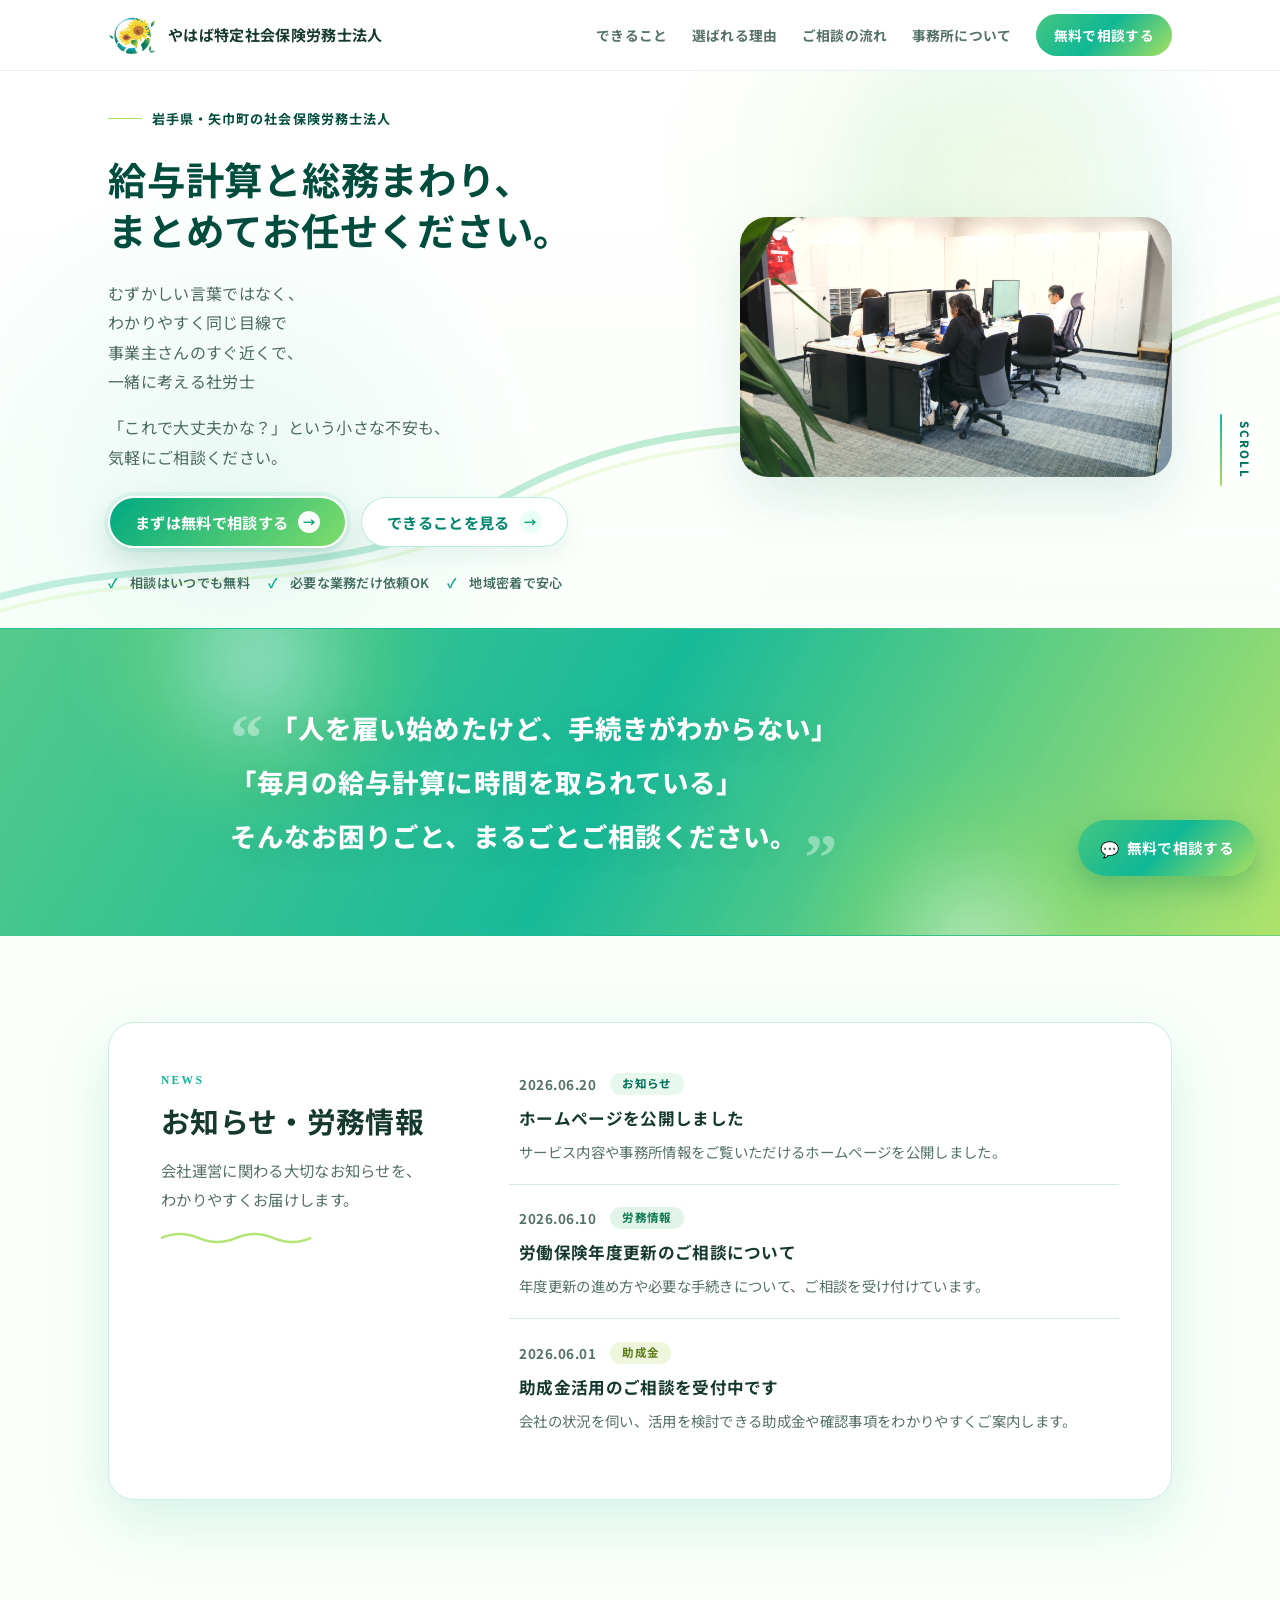
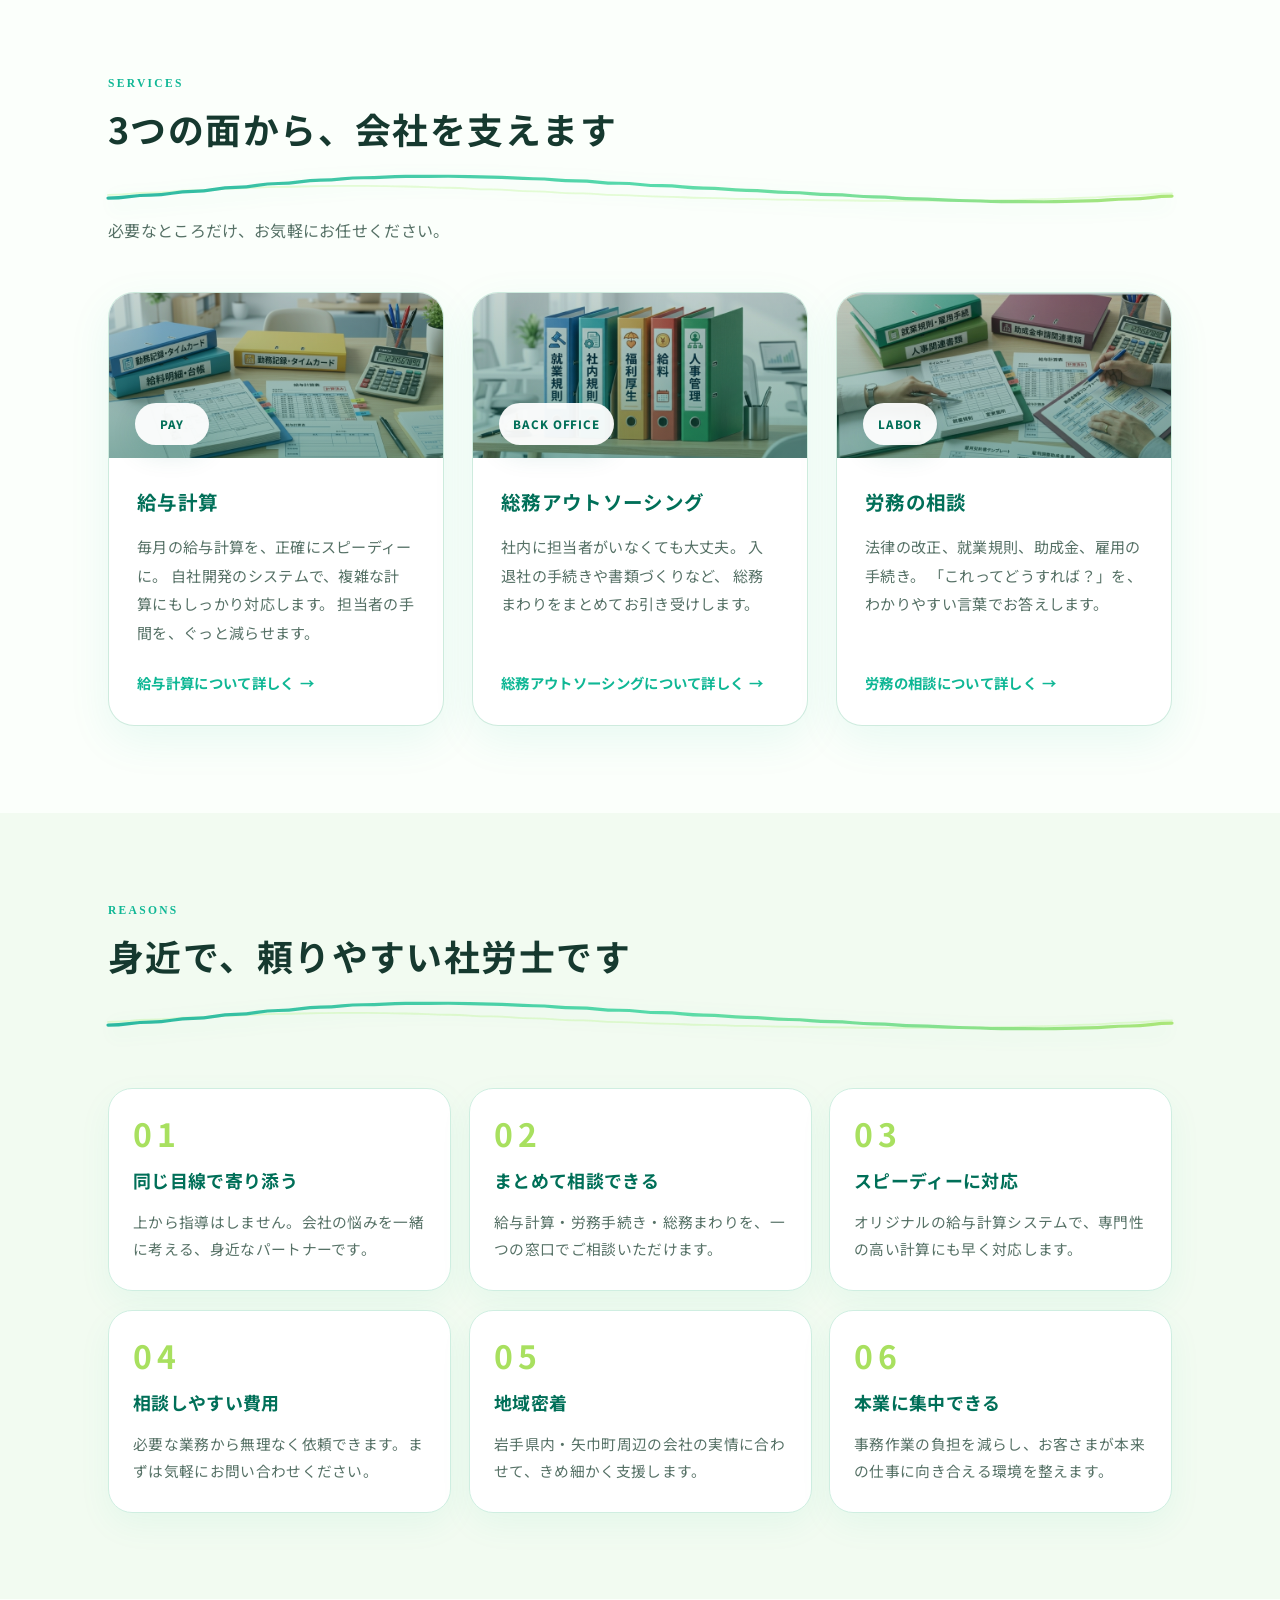
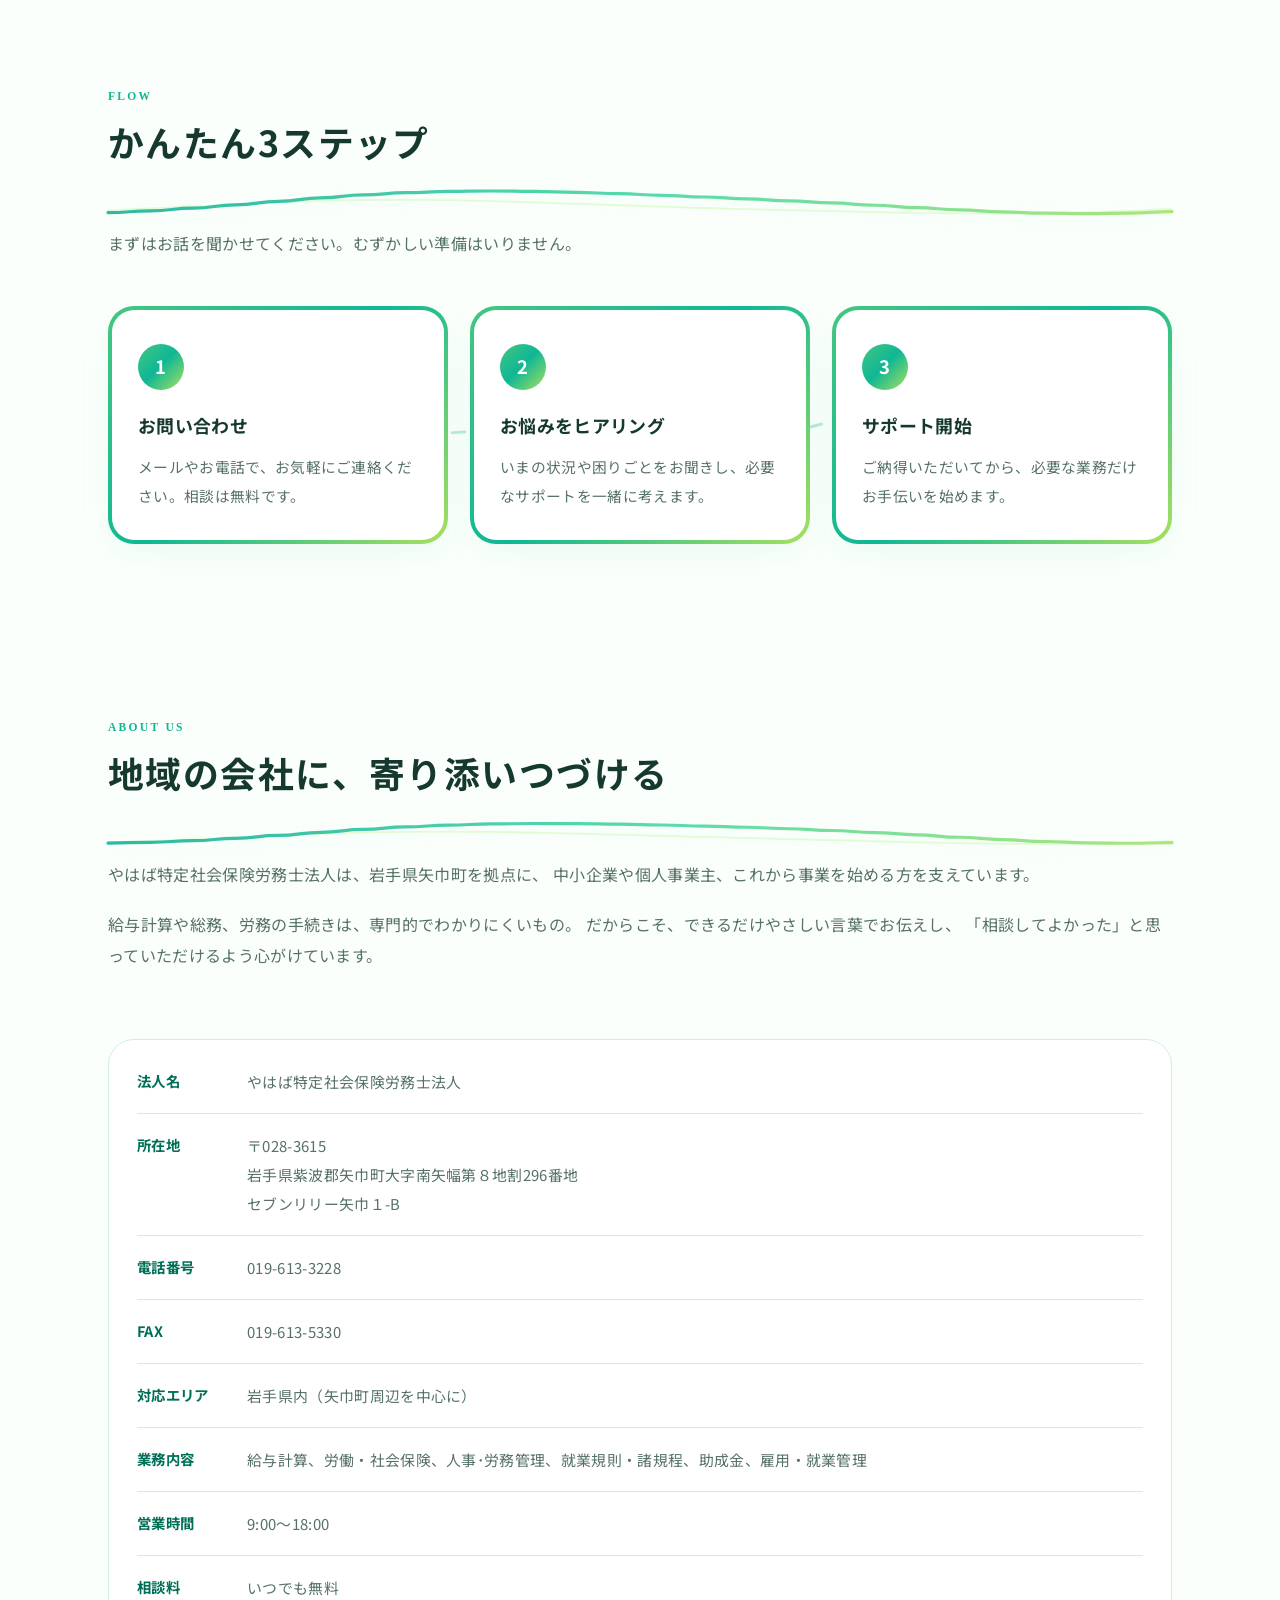
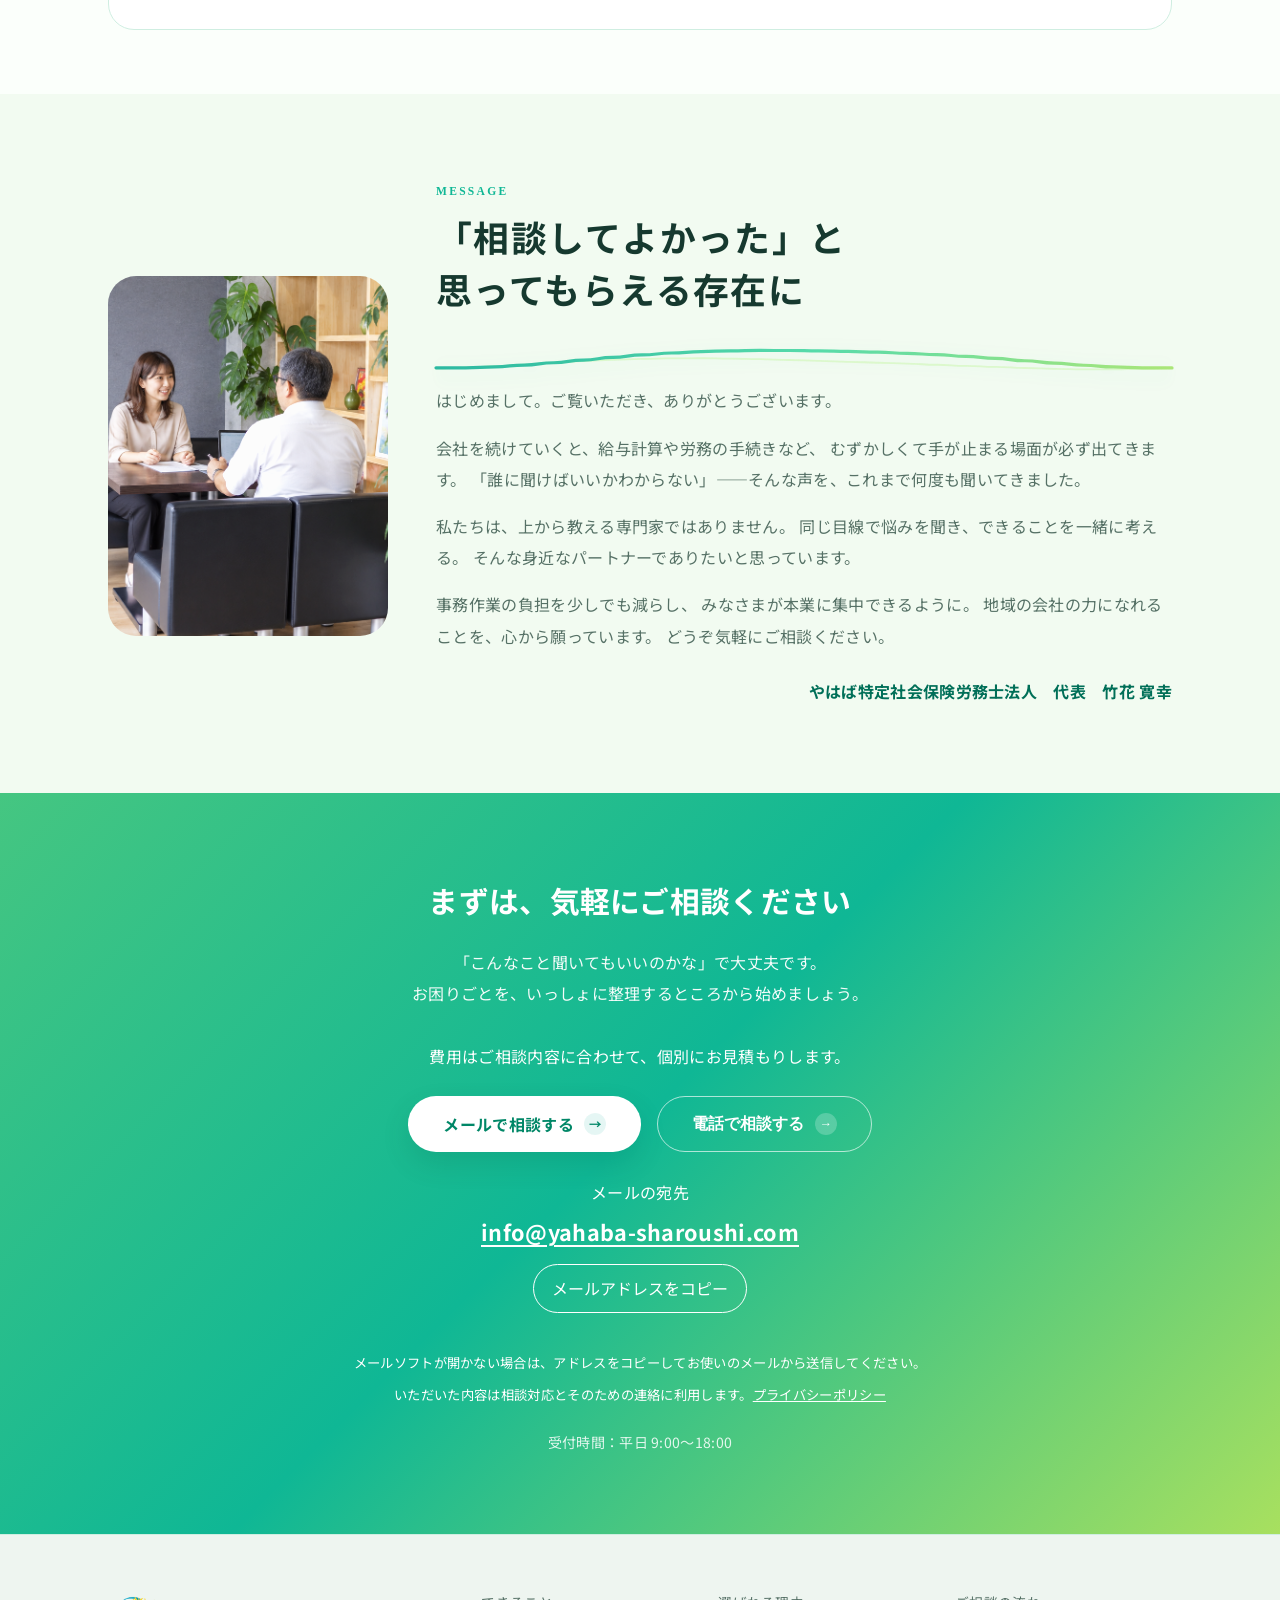
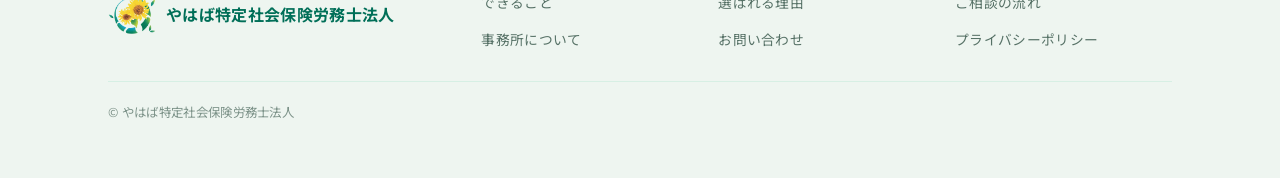
<file: index.html>
<!DOCTYPE html>
<html lang="ja">
<head>
<meta charset="UTF-8">
<meta name="viewport" content="width=device-width, initial-scale=1.0">
<title>やはば特定社会保険労務士法人｜給与計算・総務アウトソーシング・労務相談</title>
<meta name="description" content="岩手県矢巾町の社労士法人です。給与計算や総務まわり、労務の手続きを、まとめて相談できます。中小企業・個人事業主・創業期の方を、身近な目線で支えます。">
<link rel="preconnect" href="https://fonts.googleapis.com">
<link rel="preconnect" href="https://fonts.gstatic.com" crossorigin>
<link href="https://fonts.googleapis.com/css2?family=Noto+Sans+JP:wght@400;500;700&display=swap" rel="stylesheet">
<link rel="stylesheet" href="style.css?v=20261026-1">
<link rel="icon" href="favicon.ico?v=20260910-3" sizes="any">
<link rel="icon" type="image/png" sizes="32x32" href="favicon-32.png?v=20260910-3">
<link rel="apple-touch-icon" sizes="180x180" href="apple-touch-icon.png?v=20260910-3">
</head>
<body>

<!-- ヘッダー -->
<header class="header" id="top">
  <div class="container header__inner">
    <a href="#top" class="logo">
      <img class="office-logo" src="assets/yahaba-sunflower-logo.png?v=20260910-3" alt="" width="48" height="50">
      <span class="logo__text">やはば特定<br class="portrait-break">社会保険労務士法人</span>
    </a>
    <nav class="nav" id="nav">
      <a href="#services">できること</a>
      <a href="#reasons">選ばれる理由</a>
      <a href="#flow">ご相談の流れ</a>
      <a href="#about">事務所について</a>
      <a href="#contact" class="nav__cta">無料で相談する</a>
    </nav>
    <button class="nav__toggle" id="navToggle" aria-label="メニューを開く" aria-expanded="false">
      <span></span><span></span><span></span>
    </button>
  </div>
</header>

<main>

  <!-- ヒーロー -->
  <section class="hero">
    <svg class="hero__curve" viewBox="0 0 1440 600" preserveAspectRatio="none" aria-hidden="true">
      <path d="M-40,470 C260,360 540,545 820,400 C1040,288 1250,345 1500,205" fill="none" stroke="var(--accent)" stroke-width="2.5" stroke-linecap="round"/>
    </svg>
    <div class="container hero__inner">
      <div class="hero__body">
        <p class="hero__lead"><span>岩手県・矢巾町の<br class="portrait-break">社会保険労務士法人</span></p>
        <h1 class="hero__title"><span>給与計算と<br class="portrait-break">総務まわり、</span><span>まとめて<br class="portrait-break">お任せください。</span></h1>
        <div class="hero__message">
          <p class="hero__msgline">むずかしい言葉ではなく、</p>
          <p class="hero__msgline">わかりやすく同じ目線で</p>
          <p class="hero__msgline">事業主さんのすぐ近くで、</p>
          <p class="hero__msgline">一緒に考える社労士</p>
          <p class="hero__msgline hero__msgline--gap">「これで大丈夫かな？」という小さな不安も、</p>
          <p class="hero__msgline">気軽にご相談ください。</p>
        </div>
        <div class="hero__actions">
          <a href="#contact" class="btn btn--primary">まずは無料で相談する</a>
          <a href="#services" class="btn btn--ghost">できることを見る</a>
        </div>
        <ul class="hero__points">
          <li>相談はいつでも無料</li>
          <li>必要な業務だけ依頼OK</li>
          <li>地域密着で安心</li>
        </ul>
      </div>
      <div class="hero__visual" aria-label="地域の会社を支える社労士法人のイメージ">
        <figure class="hero__photo hero__photo--large is-active"><img src="assets/photos/top-entrance.png" fetchpriority="high" alt="やはば特定社会保険労務士法人の入口と相談スペース"></figure>
        <figure class="hero__photo hero__photo--small"><img src="assets/photos/top-office.png" alt="事務所内でパソコンに向かうスタッフ"></figure>
        <figure class="hero__photo hero__photo--thin"><img src="assets/photos/top-building.png" alt="建物の外観と駐車スペース"></figure>
        <p class="hero__bigword">YAHABA SHAROSHI</p>
      </div>
    </div>
  </section>

  <!-- 共感 -->
  <section class="band">
    <div class="container">
      <p class="band__text">
        「人を雇い始めたけど、手続きがわからない」<br>
        「毎月の給与計算に時間を取られている」<br>
        そんなお困りごと、まるごとご相談ください。
      </p>
    </div>
  </section>

  <!-- お知らせ -->
  <section class="section" id="news">
    <div class="container">
      <div class="news">
        <div class="news__head">
          <p class="section__eyebrow">News</p>
          <h2 class="news__title">お知らせ・労務情報</h2>
          <p class="news__desc">会社運営に関わる大切なお知らせを、<br>わかりやすくお届けします。</p>
          <svg class="news__wave" viewBox="0 0 200 16" preserveAspectRatio="none" aria-hidden="true">
            <path d="M0,9 Q25,1 50,9 T100,9 T150,9 T200,9" fill="none" stroke="var(--accent)" stroke-width="2.6" stroke-linecap="round"/>
          </svg>
        </div>
        <ul class="news__list">
          <li class="news__item">
            <article class="news__entry">
              <div class="news__meta">
                <time class="news__date" datetime="2026-06-20">2026.06.20</time>
                <span class="news__tag news__tag--info">お知らせ</span>
              </div>
              <div class="news__body">
                <h3 class="news__headline">ホームページを公開しました</h3>
                <p class="news__text">サービス内容や事務所情報をご覧いただけるホームページを公開しました。</p>
              </div>
            </article>
          </li>
          <li class="news__item">
            <article class="news__entry">
              <div class="news__meta">
                <time class="news__date" datetime="2026-06-10">2026.06.10</time>
                <span class="news__tag news__tag--roumu">労務情報</span>
              </div>
              <div class="news__body">
                <h3 class="news__headline">労働保険年度更新のご相談について</h3>
                <p class="news__text">年度更新の進め方や必要な手続きについて、ご相談を受け付けています。</p>
              </div>
            </article>
          </li>
          <li class="news__item">
            <article class="news__entry">
              <div class="news__meta">
                <time class="news__date" datetime="2026-06-01">2026.06.01</time>
                <span class="news__tag news__tag--josei">助成金</span>
              </div>
              <div class="news__body">
                <h3 class="news__headline">助成金活用のご相談を受付中です</h3>
                <p class="news__text">会社の状況を伺い、活用を検討できる助成金や確認事項をわかりやすくご案内します。</p>
              </div>
            </article>
          </li>
        </ul>
      </div>
    </div>
  </section>

  <!-- できること -->
  <section class="section" id="services">
    <div class="container">
      <div class="section__head">
        <p class="section__eyebrow">Services</p>
        <h2 class="section__title">3つの面から、会社を支えます</h2>
        <p class="section__desc">必要なところだけ、お気軽にお任せください。</p>
      </div>
      <div class="cards">
        <a class="card card--payroll" href="payroll.html">
          <div class="card__ico">PAY</div>
          <h3 class="card__title">給与計算</h3>
          <p class="card__text">
            毎月の給与計算を、正確にスピーディーに。
            自社開発のシステムで、複雑な計算にもしっかり対応します。
            担当者の手間を、ぐっと減らせます。
          </p>
          <span class="card__more">給与計算について詳しく <span aria-hidden="true">→</span></span>
        </a>
        <a class="card card--soumu" href="soumu.html">
          <div class="card__ico">BACK OFFICE</div>
          <h3 class="card__title">総務アウトソーシング</h3>
          <p class="card__text">
            社内に担当者がいなくても大丈夫。
            入退社の手続きや書類づくりなど、
            総務まわりをまとめてお引き受けします。
          </p>
          <span class="card__more">総務アウトソーシングについて詳しく <span aria-hidden="true">→</span></span>
        </a>
        <a class="card card--roumu" href="roumu.html">
          <div class="card__ico">LABOR</div>
          <h3 class="card__title">労務の相談</h3>
          <p class="card__text">
            法律の改正、就業規則、助成金、雇用の手続き。
            「これってどうすれば？」を、
            わかりやすい言葉でお答えします。
          </p>
          <span class="card__more">労務の相談について詳しく <span aria-hidden="true">→</span></span>
        </a>
      </div>
    </div>
  </section>

  <!-- 選ばれる理由 -->
  <section class="section section--alt" id="reasons">
    <div class="container">
      <div class="section__head">
        <p class="section__eyebrow">Reasons</p>
        <h2 class="section__title">身近で、頼りやすい<br class="portrait-break">社労士です</h2>
      </div>
      <div class="reasons">
        <div class="reason">
          <span class="reason__num">01</span>
          <h3 class="reason__title">同じ目線で寄り添う</h3>
          <p class="reason__text">上から指導はしません。会社の悩みを一緒に考える、身近なパートナーです。</p>
        </div>
        <div class="reason">
          <span class="reason__num">02</span>
          <h3 class="reason__title">まとめて相談できる</h3>
          <p class="reason__text">給与計算・労務手続き・総務まわりを、一つの窓口でご相談いただけます。</p>
        </div>
        <div class="reason">
          <span class="reason__num">03</span>
          <h3 class="reason__title">スピーディーに対応</h3>
          <p class="reason__text">オリジナルの給与計算システムで、専門性の高い計算にも早く対応します。</p>
        </div>
        <div class="reason">
          <span class="reason__num">04</span>
          <h3 class="reason__title">相談しやすい費用</h3>
          <p class="reason__text">必要な業務から無理なく依頼できます。まずは気軽にお問い合わせください。</p>
        </div>
        <div class="reason">
          <span class="reason__num">05</span>
          <h3 class="reason__title">地域密着</h3>
          <p class="reason__text">岩手県内・矢巾町周辺の会社の実情に合わせて、きめ細かく支援します。</p>
        </div>
        <div class="reason">
          <span class="reason__num">06</span>
          <h3 class="reason__title">本業に集中できる</h3>
          <p class="reason__text">事務作業の負担を減らし、お客さまが本来の仕事に向き合える環境を整えます。</p>
        </div>
      </div>
    </div>
  </section>

  <!-- ご相談の流れ -->
  <section class="section" id="flow">
    <div class="container">
      <div class="section__head">
        <p class="section__eyebrow">Flow</p>
        <h2 class="section__title">かんたん3ステップ</h2>
        <p class="section__desc">まずはお話を聞かせてください。むずかしい準備はいりません。</p>
      </div>
      <ol class="flow">
        <li class="flow__step">
          <span class="flow__num">1</span>
          <h3 class="flow__title">お問い合わせ</h3>
          <p class="flow__text">メールやお電話で、お気軽にご連絡ください。相談は無料です。</p>
        </li>
        <li class="flow__step">
          <span class="flow__num">2</span>
          <h3 class="flow__title">お悩みをヒアリング</h3>
          <p class="flow__text">いまの状況や困りごとをお聞きし、必要なサポートを一緒に考えます。</p>
        </li>
        <li class="flow__step">
          <span class="flow__num">3</span>
          <h3 class="flow__title">サポート開始</h3>
          <p class="flow__text">ご納得いただいてから、必要な業務だけお手伝いを始めます。</p>
        </li>
      </ol>
    </div>
  </section>

  <!-- 料金プラン -->
  <section class="section section--alt" id="plans" hidden data-pricing-hidden>
    <div class="container">
      <div class="section__head">
        <p class="section__eyebrow">Price Plan</p>
        <h2 class="section__title">必要な業務から<span class="portrait-hide">、</span><br class="portrait-break">わかりやすく</h2>
        <p class="section__desc">
          料金は、従業員の人数や業務量に合わせてお見積りします。<br>
          まずは無料相談で、ぴったりの形を一緒に考えましょう。
        </p>
      </div>
      <div class="plans">
        <article class="plan">
          <h3 class="plan__name">給与計算プラン</h3>
          <p class="plan__for">毎月の給与計算だけ、お願いしたい方へ</p>
          <p class="plan__price"><span class="plan__from">月額</span>要お見積り</p>
          <ul class="plan__list">
            <li>毎月の給与計算</li>
            <li>給与明細の作成</li>
            <li>社会保険料の計算</li>
          </ul>
          <a href="#contact" class="btn btn--ghost plan__btn">このプランを相談する</a>
        </article>

        <article class="plan plan--featured">
          <span class="plan__badge">人気</span>
          <h3 class="plan__name">総務サポートプラン</h3>
          <p class="plan__for">給与計算＋総務まわりをまとめて任せたい方へ</p>
          <p class="plan__price"><span class="plan__from">月額</span>要お見積り</p>
          <ul class="plan__list">
            <li>給与計算プランの内容すべて</li>
            <li>入退社の手続き</li>
            <li>各種書類の作成・届出</li>
            <li>かんたんな労務相談</li>
          </ul>
          <a href="#contact" class="btn btn--primary plan__btn">このプランを相談する</a>
        </article>

        <article class="plan">
          <h3 class="plan__name">まるごと顧問プラン</h3>
          <p class="plan__for">労務のことを、いつでも相談したい方へ</p>
          <p class="plan__price"><span class="plan__from">月額</span>要お見積り</p>
          <ul class="plan__list">
            <li>総務サポートプランの内容すべて</li>
            <li>就業規則づくり・見直し</li>
            <li>助成金・法改正のご案内</li>
            <li>労務相談はいつでも何度でも</li>
          </ul>
          <a href="#contact" class="btn btn--ghost plan__btn">このプランを相談する</a>
        </article>
      </div>
      <p class="plans__note">※ ご相談はいつでも無料です。必要な業務だけのご依頼もできます。お気軽にご相談ください。</p>
    </div>
  </section>

  <!-- 事務所について -->
  <section class="section" id="about">
    <div class="container about">
      <div class="about__body">
        <p class="section__eyebrow">About Us</p>
        <h2 class="section__title">地域の会社に<span class="portrait-hide">、</span><br class="portrait-break">寄り添いつづける</h2>
        <p class="about__text">
          やはば特定社会保険労務士法人は、岩手県矢巾町を拠点に、
          中小企業や個人事業主、これから事業を始める方を支えています。
        </p>
        <p class="about__text">
          給与計算や総務、労務の手続きは、専門的でわかりにくいもの。
          だからこそ、できるだけやさしい言葉でお伝えし、
          「相談してよかった」と思っていただけるよう心がけています。
        </p>
      </div>
      <div class="about__info">
        <dl class="info">
          <div class="info__row"><dt>法人名</dt><dd>やはば特定社会保険労務士法人</dd></div>
          <div class="info__row"><dt>所在地</dt><dd>〒028-3615<br>岩手県紫波郡矢巾町大字南矢幅第８地割296番地<br>セブンリリー矢巾１-B</dd></div>
          <div class="info__row"><dt>電話番号</dt><dd><a href="tel:0196133228">019-613-3228</a></dd></div>
          <div class="info__row"><dt>FAX</dt><dd>019-613-5330</dd></div>
          <div class="info__row"><dt>対応エリア</dt><dd>岩手県内<br class="portrait-break">（矢巾町周辺を中心に）</dd></div>
          <div class="info__row"><dt>業務内容</dt><dd>給与計算、労働・社会保険、人事･労務管理、就業規則・諸規程、助成金、雇用・就業管理</dd></div>
          <div class="info__row"><dt>営業時間</dt><dd>9:00〜18:00<span class="portrait-only">(土日祝日休業)</span></dd></div>
          <div class="info__row"><dt>相談料</dt><dd>いつでも無料</dd></div>
        </dl>
      </div>
    </div>

    <!-- 事務所風景スライドショー（画像はサンプル。後で差し替え可） -->
    <div class="container">
      <div class="office-gallery" role="group" aria-label="事務所の風景（自動で切り替わります）">
        <figure class="office-gallery__slide">
          <img src="assets/photos/hero-consult.jpg" alt="相談風景のイメージ">
        </figure>
        <figure class="office-gallery__slide">
          <img src="assets/photos/hero-meeting.jpg" alt="打ち合わせ風景のイメージ">
        </figure>
        <figure class="office-gallery__slide">
          <img src="assets/photos/hero-office.jpg" alt="労務相談のイメージ">
        </figure>
        <span class="office-gallery__note">地域密着の相談しやすい雰囲気</span>
      </div>
    </div>
  </section>

  <!-- 代表挨拶 -->
  <section class="section section--alt" id="greeting">
    <div class="container greeting">
      <div class="greeting__person greeting__photoOnly">
        <img src="assets/photos/top-consultation.png" alt="相談スペースで向き合って話す二人の様子">
        <div class="greeting__photo" aria-hidden="true">代表</div>
        <p class="greeting__role">代表社員・特定社会保険労務士</p>
        <p class="greeting__name">竹花 寛幸</p>
      </div>
      <div class="greeting__body">
        <p class="section__eyebrow">Message</p>
        <h2 class="section__title">「相談してよかった」と<br>思ってもらえる存在に</h2>
        <p class="greeting__text">
          はじめまして。ご覧いただき、ありがとうございます。
        </p>
        <p class="greeting__text">
          会社を続けていくと、給与計算や労務の手続きなど、
          むずかしくて手が止まる場面が必ず出てきます。
          「誰に聞けばいいかわからない」——そんな声を、これまで何度も聞いてきました。
        </p>
        <p class="greeting__text">
          私たちは、上から教える専門家ではありません。
          同じ目線で悩みを聞き、できることを一緒に考える。
          そんな身近なパートナーでありたいと思っています。
        </p>
        <p class="greeting__text">
          事務作業の負担を少しでも減らし、
          みなさまが本業に集中できるように。
          地域の会社の力になれることを、心から願っています。
          どうぞ気軽にご相談ください。
        </p>
        <p class="greeting__sign">やはば特定社会保険労務士法人<span class="portrait-hide">　</span><br class="portrait-break">代表　竹花 寛幸</p>
      </div>
    </div>
  </section>

  <!-- お問い合わせ -->
  <section class="cta" id="contact">
    <div class="container cta__inner">
      <h2 class="cta__title">まずは、気軽にご相談ください</h2>
      <p class="cta__text">
        「こんなこと聞いてもいいのかな」で大丈夫です。<br>
        お困りごとを、いっしょに整理するところから始めましょう。
      </p>
      <p class="cta__estimate">費用はご相談内容に合わせて、個別にお見積もりします。</p>
      <div class="cta__actions">
        <a href="mailto:info@yahaba-sharoushi.com" class="btn btn--white btn--lg">メールで相談する</a>
        <button type="button" class="btn btn--outline btn--lg phone-modal-open">電話で相談する</button>
      </div>
            <div class="contact-email">
        <p>メールの宛先</p>
        <a class="contact-email__address" href="mailto:info@yahaba-sharoushi.com">info@yahaba-sharoushi.com</a>
        <button type="button" class="contact-email__copy" data-copy-email>メールアドレスをコピー</button>
        <p class="contact-email__status" role="status" aria-live="polite"></p>
        <p class="contact-email__note">メールソフトが開かない場合は、アドレスをコピーしてお使いのメールから送信してください。</p>
        <p class="contact-email__note">いただいた内容は相談対応とそのための連絡に利用します。<a href="privacy.html">プライバシーポリシー</a></p>
      </div>
      <p class="cta__note">受付時間：平日 9:00〜18:00</p>
    </div>
  </section>

</main>

<!-- Scroll Guide -->
<a href="#services" class="scroll-guide" aria-label="下へスクロール">
  <span>SCROLL</span>
  <i aria-hidden="true"></i>
</a>

<!-- フローティング相談ボタン -->
<a href="#contact" class="floating-cta">無料で相談する</a>

<!-- フッター -->
<footer class="footer">
  <div class="container footer__inner">
    <div class="footer__brand">
      <img class="office-logo" src="assets/yahaba-sunflower-logo.png?v=20260910-3" alt="" width="48" height="50">
      <span>やはば特定<br class="portrait-break">社会保険労務士法人</span>
    </div>
    <nav class="footer__nav">
      <a href="#services">できること</a>
      <a href="#reasons">選ばれる理由</a>
      <a href="#flow">ご相談の流れ</a>
      <a href="#about">事務所について</a>
      <a href="#contact">お問い合わせ</a>
      <a href="privacy.html">プライバシーポリシー</a>
    </nav>
    <p class="footer__copy">&copy; やはば特定社会保険労務士法人</p>
  </div>
</footer>


<!-- 電話番号ポップアップ -->
<div class="phone-modal" id="phoneModal" aria-hidden="true">
  <div class="phone-modal__overlay" data-phone-close></div>
  <div class="phone-modal__dialog" role="dialog" aria-modal="true" aria-labelledby="phoneModalTitle">
    <button type="button" class="phone-modal__close" aria-label="閉じる" data-phone-close>×</button>
    <p class="phone-modal__eyebrow">お電話でのご相談</p>
    <h2 class="phone-modal__title" id="phoneModalTitle">やはば特定<br class="portrait-break">社会保険労務士法人</h2>
    <a class="phone-modal__number" href="tel:0196133228">019-613-3228</a>
    <p class="phone-modal__note">スマートフォンでは番号をタップすると発信できます。<br>受付時間：平日 9:00〜18:00</p>
  </div>
</div>

<script src="script.js?v=20261027-1"></script>
</body>
</html>
</file>
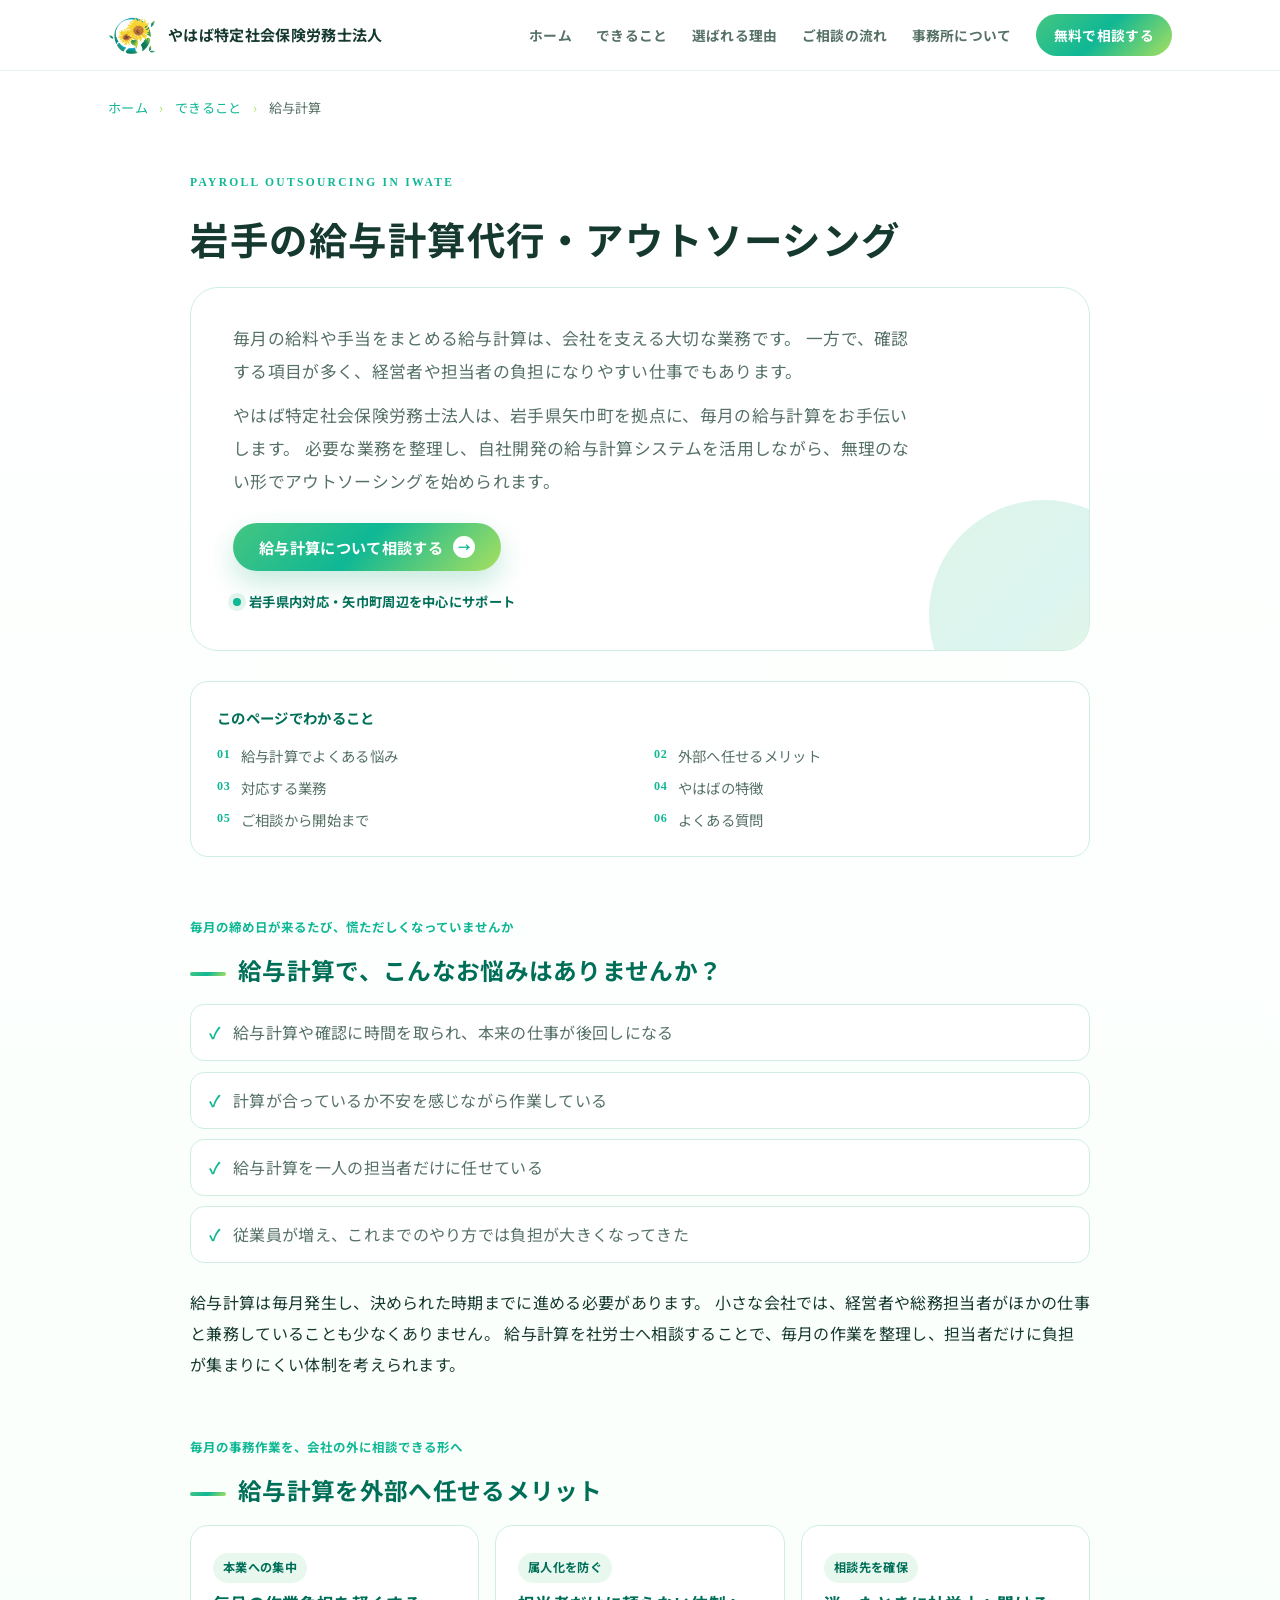
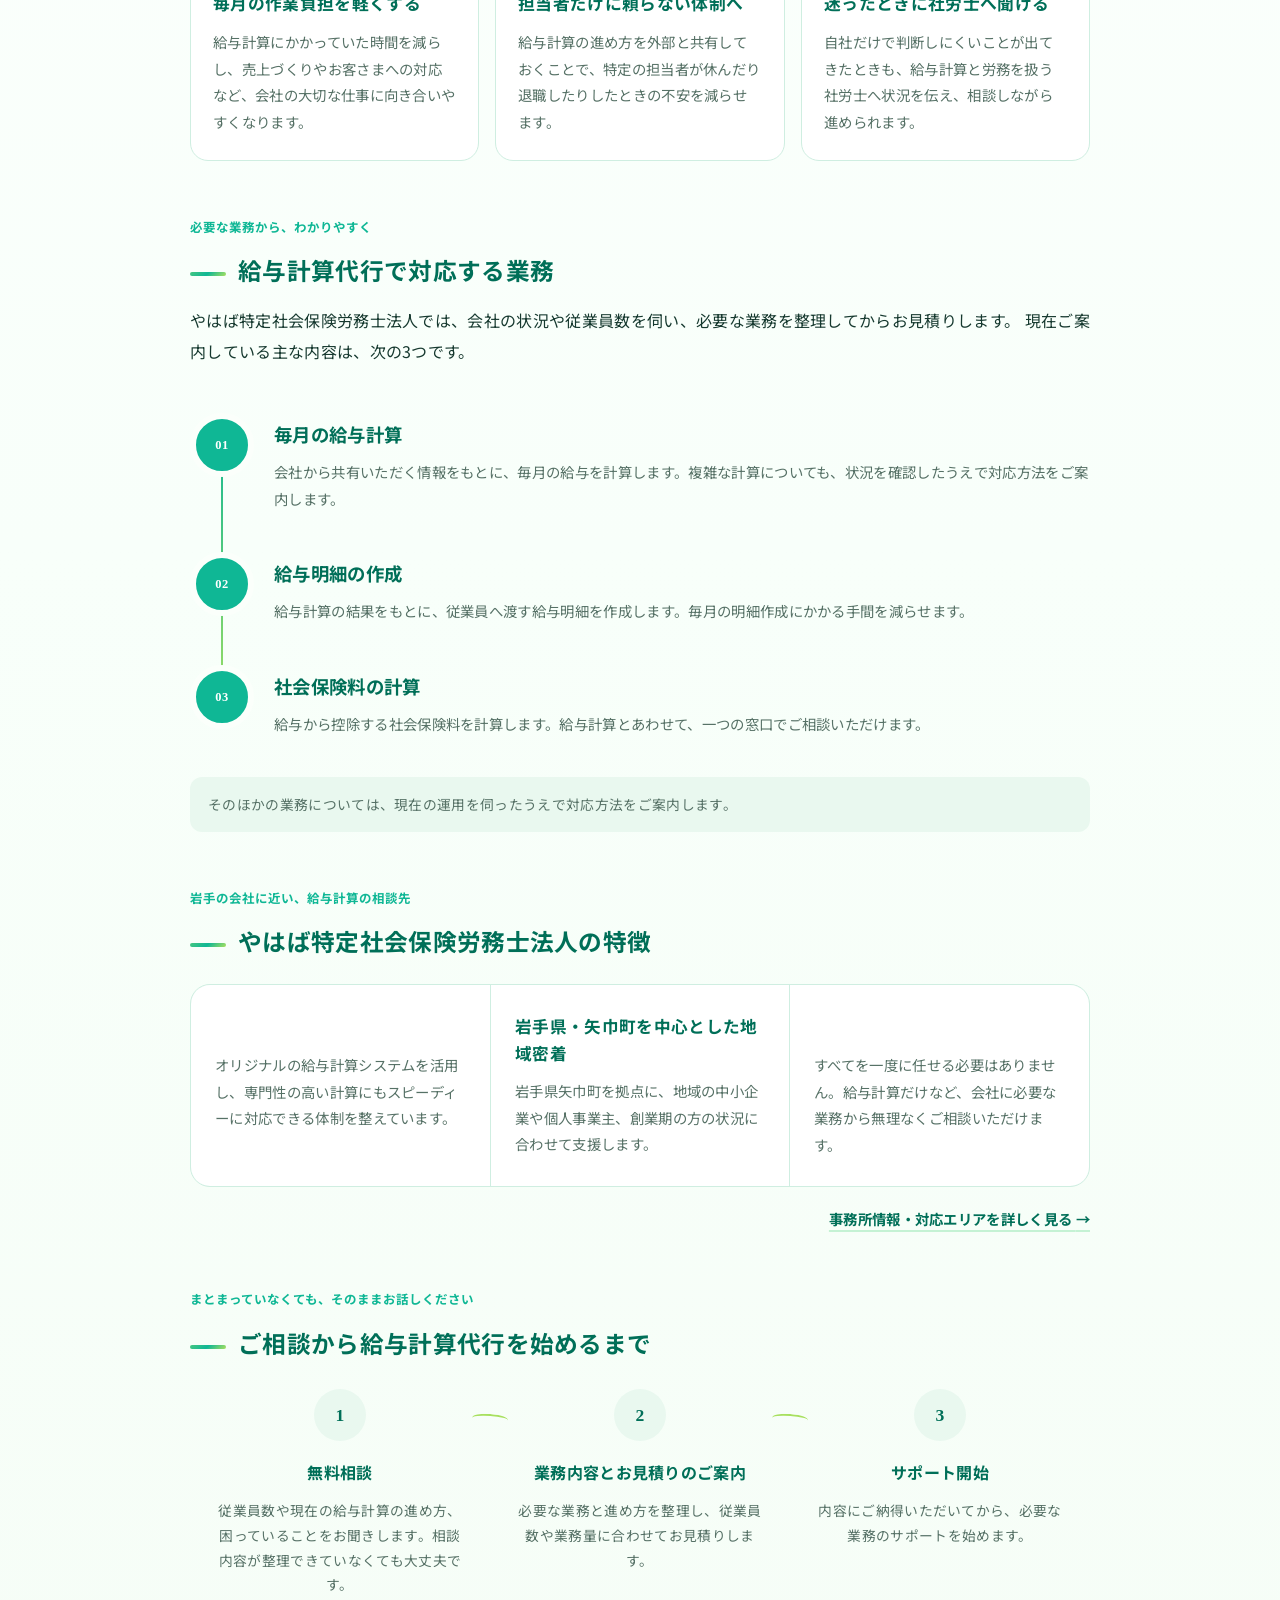
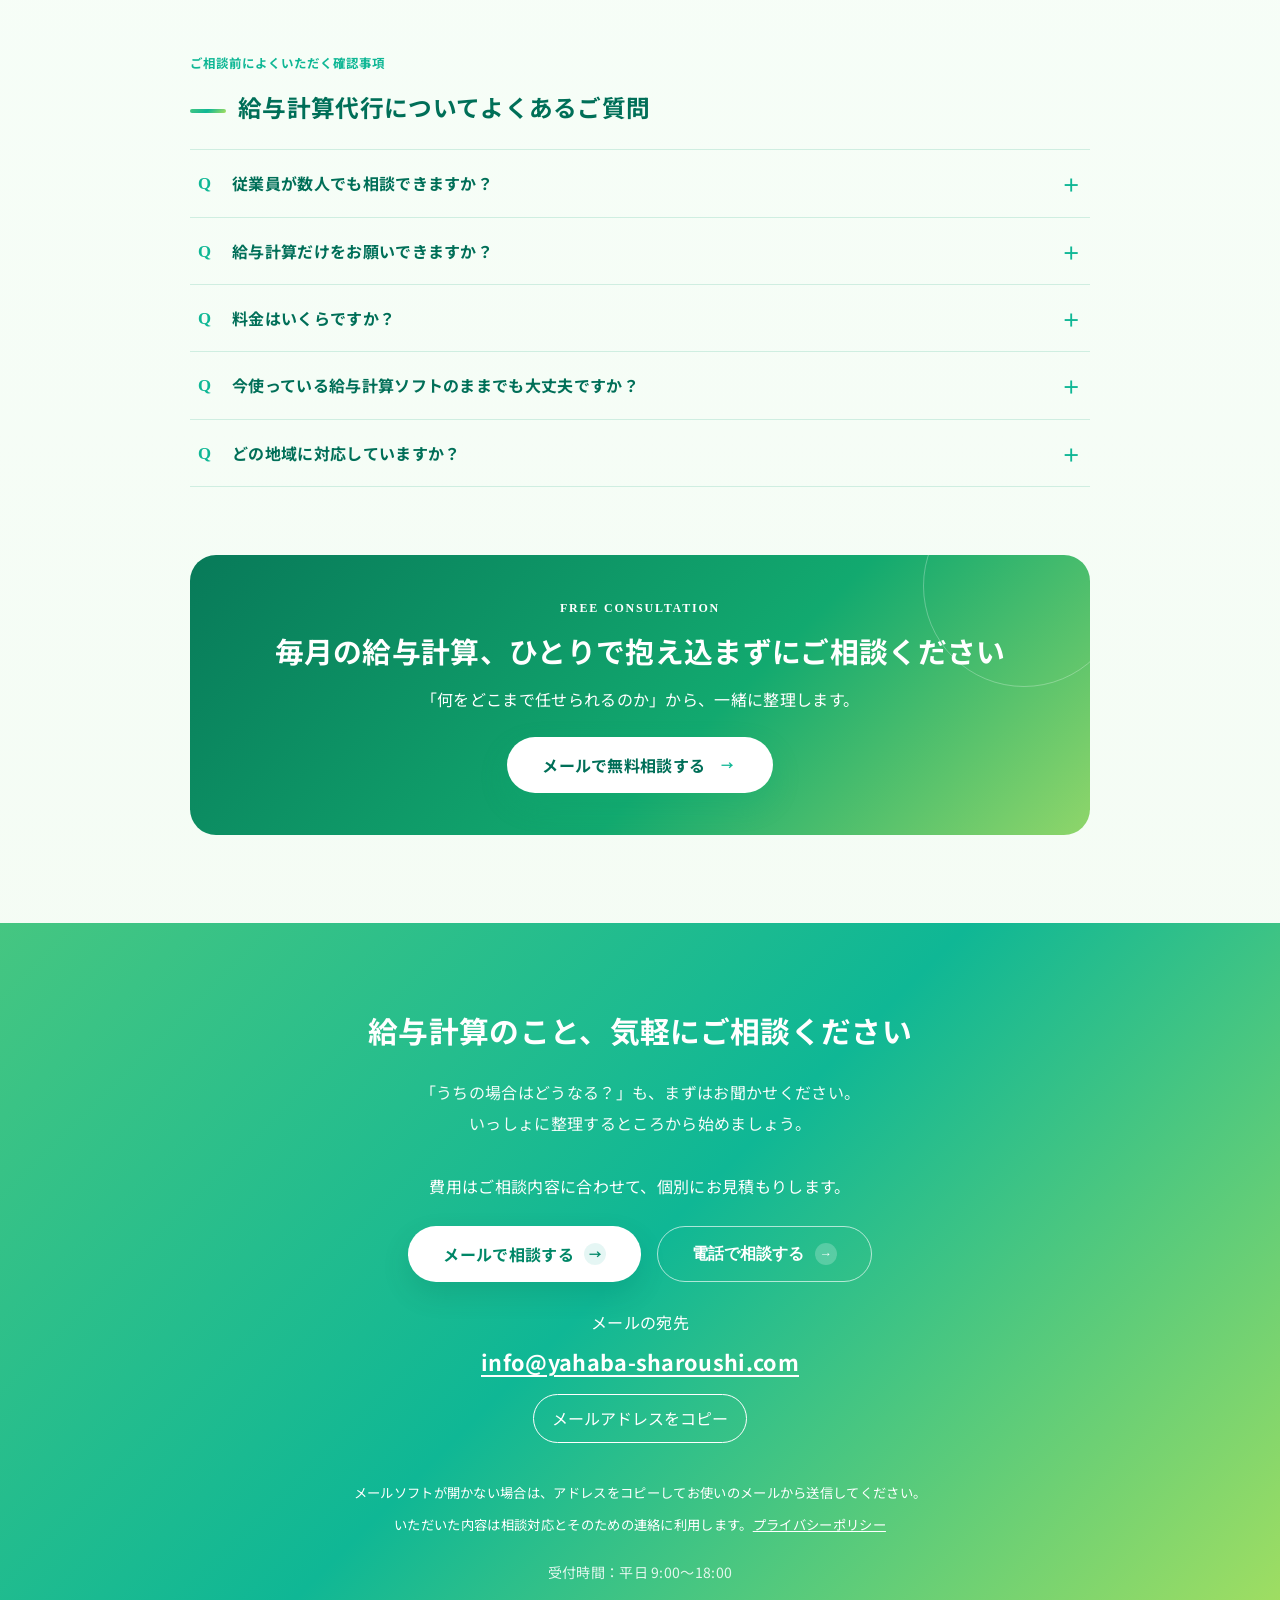
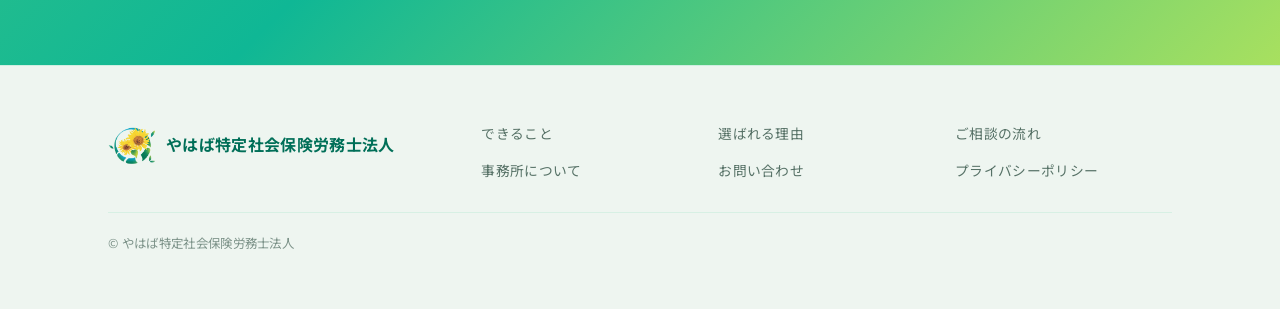
<file: payroll.html>
<!DOCTYPE html>
<html lang="ja">
<head>
<meta charset="UTF-8">
<meta name="viewport" content="width=device-width, initial-scale=1.0">
<title>岩手の給与計算代行・アウトソーシング｜やはば特定社会保険労務士法人</title>
<meta name="description" content="岩手県で給与計算の代行・アウトソーシングをご検討の方へ。矢巾町のやはば特定社会保険労務士法人が、毎月の給与計算・給与明細の作成・社会保険料の計算を支援します。">
<link rel="preconnect" href="https://fonts.googleapis.com">
<link rel="preconnect" href="https://fonts.gstatic.com" crossorigin>
<link href="https://fonts.googleapis.com/css2?family=Noto+Sans+JP:wght@400;500;700&display=swap" rel="stylesheet">
<link rel="stylesheet" href="style.css?v=20261026-1">
<link rel="icon" href="favicon.ico?v=20260910-3" sizes="any">
<link rel="icon" type="image/png" sizes="32x32" href="favicon-32.png?v=20260910-3">
<link rel="apple-touch-icon" sizes="180x180" href="apple-touch-icon.png?v=20260910-3">
</head>
<body class="payroll-page">

<!-- ヘッダー（共通） -->
<header class="header" id="top">
  <div class="container header__inner">
    <a href="index.html" class="logo">
      <img class="office-logo" src="assets/yahaba-sunflower-logo.png?v=20260910-3" alt="" width="48" height="50">
      <span class="logo__text">やはば特定<br class="portrait-break">社会保険労務士法人</span>
    </a>
    <nav class="nav" id="nav">
      <a href="index.html">ホーム</a>
      <a href="index.html#services">できること</a>
      <a href="index.html#reasons">選ばれる理由</a>
      <a href="index.html#flow">ご相談の流れ</a>
      <a href="index.html#about">事務所について</a>
      <a href="index.html#contact" class="nav__cta">無料で相談する</a>
    </nav>
    <button class="nav__toggle" id="navToggle" aria-label="メニューを開く" aria-expanded="false">
      <span></span><span></span><span></span>
    </button>
  </div>
</header>

<main>
  <div class="container">
    <!-- パンくず -->
    <nav class="breadcrumb" aria-label="パンくずリスト">
      <a href="index.html">ホーム</a>
      <span class="breadcrumb__sep" aria-hidden="true">›</span>
      <a href="index.html#services">できること</a>
      <span class="breadcrumb__sep" aria-hidden="true">›</span>
      給与計算
    </nav>

    <!-- 記事本文 -->
    <article class="article">
      <p class="article__eyebrow">Payroll outsourcing in Iwate</p>
      <h1 class="article__title">岩手の給与計算代行・アウトソーシング</h1>
      <div class="article__lead payroll-hero">
        <p class="payroll-hero__copy">
          毎月の給料や手当をまとめる給与計算は、会社を支える大切な業務です。
          一方で、確認する項目が多く、経営者や担当者の負担になりやすい仕事でもあります。
        </p>
        <p class="payroll-hero__copy">
          やはば特定社会保険労務士法人は、岩手県矢巾町を拠点に、毎月の給与計算をお手伝いします。
          必要な業務を整理し、自社開発の給与計算システムを活用しながら、無理のない形でアウトソーシングを始められます。
        </p>
        <div class="payroll-hero__actions">
          <a href="mailto:info@yahaba-sharoushi.com" class="btn btn--primary">給与計算について相談する</a>
        </div>
        <p class="payroll-hero__area">岩手県内対応・矢巾町周辺を中心にサポート</p>
      </div>

      <nav class="payroll-toc" aria-label="このページの目次">
        <p class="payroll-toc__title">このページでわかること</p>
        <ol class="payroll-toc__list">
          <li><a href="#problems">給与計算でよくある悩み</a></li>
          <li><a href="#benefits">外部へ任せるメリット</a></li>
          <li><a href="#services-detail">対応する業務</a></li>
          <li><a href="#strengths">やはばの特徴</a></li>
          <li><a href="#start-flow">ご相談から開始まで</a></li>
          <li><a href="#faq">よくある質問</a></li>
        </ol>
      </nav>

      <section id="problems" class="payroll-section">
        <p class="payroll-section__kicker">毎月の締め日が来るたび、慌ただしくなっていませんか</p>
        <h2>給与計算で、こんなお悩みはありませんか？</h2>
        <ul class="article__list payroll-problem-list">
          <li>給与計算や確認に時間を取られ、本来の仕事が後回しになる</li>
          <li>計算が合っているか不安を感じながら作業している</li>
          <li>給与計算を一人の担当者だけに任せている</li>
          <li>従業員が増え、これまでのやり方では負担が大きくなってきた</li>
        </ul>
        <p>
          給与計算は毎月発生し、決められた時期までに進める必要があります。
          小さな会社では、経営者や総務担当者がほかの仕事と兼務していることも少なくありません。
          給与計算を社労士へ相談することで、毎月の作業を整理し、担当者だけに負担が集まりにくい体制を考えられます。
        </p>
      </section>

      <section id="benefits" class="payroll-section">
        <p class="payroll-section__kicker">毎月の事務作業を、会社の外に相談できる形へ</p>
        <h2>給与計算を外部へ任せるメリット</h2>
        <div class="payroll-benefits">
          <article class="payroll-benefit">
            <p class="payroll-benefit__label">本業への集中</p>
            <h3>毎月の作業負担を軽くする</h3>
            <p>給与計算にかかっていた時間を減らし、売上づくりやお客さまへの対応など、会社の大切な仕事に向き合いやすくなります。</p>
          </article>
          <article class="payroll-benefit">
            <p class="payroll-benefit__label">属人化を防ぐ</p>
            <h3>担当者だけに頼らない体制へ</h3>
            <p>給与計算の進め方を外部と共有しておくことで、特定の担当者が休んだり退職したりしたときの不安を減らせます。</p>
          </article>
          <article class="payroll-benefit">
            <p class="payroll-benefit__label">相談先を確保</p>
            <h3>迷ったときに社労士へ聞ける</h3>
            <p>自社だけで判断しにくいことが出てきたときも、給与計算と労務を扱う社労士へ状況を伝え、相談しながら進められます。</p>
          </article>
        </div>
      </section>

      <section id="services-detail" class="payroll-section">
        <p class="payroll-section__kicker">必要な業務から、わかりやすく</p>
        <h2>給与計算代行で対応する業務</h2>
        <p>
          やはば特定社会保険労務士法人では、会社の状況や従業員数を伺い、必要な業務を整理してからお見積りします。
          現在ご案内している主な内容は、次の3つです。
        </p>
        <div class="payroll-services" aria-label="給与計算代行の対応業務">
          <article class="payroll-service">
            <span class="payroll-service__num" aria-hidden="true">01</span>
            <div>
              <h3>毎月の給与計算</h3>
              <p>会社から共有いただく情報をもとに、毎月の給与を計算します。複雑な計算についても、状況を確認したうえで対応方法をご案内します。</p>
            </div>
          </article>
          <article class="payroll-service">
            <span class="payroll-service__num" aria-hidden="true">02</span>
            <div>
              <h3>給与明細の作成</h3>
              <p>給与計算の結果をもとに、従業員へ渡す給与明細を作成します。毎月の明細作成にかかる手間を減らせます。</p>
            </div>
          </article>
          <article class="payroll-service">
            <span class="payroll-service__num" aria-hidden="true">03</span>
            <div>
              <h3>社会保険料の計算</h3>
              <p>給与から控除する社会保険料を計算します。給与計算とあわせて、一つの窓口でご相談いただけます。</p>
            </div>
          </article>
        </div>
        <p class="payroll-note">そのほかの業務については、現在の運用を伺ったうえで対応方法をご案内します。</p>
      </section>

      <section id="strengths" class="payroll-section">
        <p class="payroll-section__kicker">岩手の会社に近い、給与計算の相談先</p>
        <h2>やはば特定社会保険労務士法人の特徴</h2>
        <div class="payroll-strengths">
          <article class="payroll-strength">
            <h3>自社開発システムを活用</h3>
            <p>オリジナルの給与計算システムを活用し、専門性の高い計算にもスピーディーに対応できる体制を整えています。</p>
          </article>
          <article class="payroll-strength">
            <h3>岩手県・矢巾町を中心とした地域密着</h3>
            <p>岩手県矢巾町を拠点に、地域の中小企業や個人事業主、創業期の方の状況に合わせて支援します。</p>
          </article>
          <article class="payroll-strength">
            <h3>必要な業務だけ相談できる</h3>
            <p>すべてを一度に任せる必要はありません。給与計算だけなど、会社に必要な業務から無理なくご相談いただけます。</p>
          </article>
        </div>
        <p class="payroll-inline-link"><a href="index.html#about">事務所情報・対応エリアを詳しく見る <span aria-hidden="true">→</span></a></p>
      </section>

      <section id="start-flow" class="payroll-section">
        <p class="payroll-section__kicker">まとまっていなくても、そのままお話しください</p>
        <h2>ご相談から給与計算代行を始めるまで</h2>
        <ol class="payroll-flow">
          <li class="payroll-flow__item">
            <span class="payroll-flow__num">1</span>
            <div>
              <h3>無料相談</h3>
              <p>従業員数や現在の給与計算の進め方、困っていることをお聞きします。相談内容が整理できていなくても大丈夫です。</p>
            </div>
          </li>
          <li class="payroll-flow__item">
            <span class="payroll-flow__num">2</span>
            <div>
              <h3>業務内容とお見積りのご案内</h3>
              <p>必要な業務と進め方を整理し、従業員数や業務量に合わせてお見積りします。</p>
            </div>
          </li>
          <li class="payroll-flow__item">
            <span class="payroll-flow__num">3</span>
            <div>
              <h3>サポート開始</h3>
              <p>内容にご納得いただいてから、必要な業務のサポートを始めます。</p>
            </div>
          </li>
        </ol>
      </section>

      <section id="price" class="payroll-section" hidden data-pricing-hidden>
        <p class="payroll-section__kicker">会社ごとに必要な業務が違うから、個別にご案内します</p>
        <h2>給与計算代行の料金について</h2>
        <div class="payroll-price">
          <div>
            <p class="payroll-price__label">給与計算プラン</p>
            <p class="payroll-price__value"><span>月額</span> 要お見積り</p>
          </div>
          <p>料金は、従業員数や業務量などを確認したうえでご案内します。ご相談は無料ですので、まずは現在の状況をお聞かせください。</p>
        </div>
      </section>

      <section id="faq" class="payroll-section payroll-faq">
        <p class="payroll-section__kicker">ご相談前によくいただく確認事項</p>
        <h2>給与計算代行についてよくあるご質問</h2>
        <div class="payroll-faq__items">
          <details>
            <summary>従業員が数人でも相談できますか？</summary>
            <p>従業員数や現在の業務量を伺い、必要な内容を整理してお見積りします。少人数の場合も、まずは気軽にご相談ください。</p>
          </details>
          <details>
            <summary>給与計算だけをお願いできますか？</summary>
            <p>はい。必要な業務だけご依頼いただけます。給与計算と総務まわりをまとめて相談したい場合も、状況に合わせてご案内します。</p>
          </details>
          <details>
            <summary>料金はいくらですか？</summary>
            <p>従業員数や業務量によって異なるため、個別にお見積もりします。ご相談はいつでも無料です。</p>
          </details>
          <details>
            <summary>今使っている給与計算ソフトのままでも大丈夫ですか？</summary>
            <p>現在のソフトや運用方法を確認し、対応方法をご案内します。自社開発システムを含め、会社に合った進め方を一緒に整理します。</p>
          </details>
          <details>
            <summary>どの地域に対応していますか？</summary>
            <p>岩手県内に対応し、矢巾町周辺を中心にご相談を承っています。詳しい対応方法はお問い合わせください。</p>
          </details>
        </div>
      </section>

      <aside class="payroll-mini-cta" aria-label="給与計算のご相談">
        <p class="payroll-mini-cta__eyebrow">Free consultation</p>
        <h2>毎月の給与計算、ひとりで抱え込まずにご相談ください</h2>
        <p>「何をどこまで任せられるのか」から、一緒に整理します。</p>
        <a href="mailto:info@yahaba-sharoushi.com" class="btn btn--primary btn--lg">メールで無料相談する</a>
      </aside>
    </article>
  </div>

  <!-- お問い合わせ（共通CTA） -->
  <section class="cta" id="contact">
    <div class="container cta__inner">
      <h2 class="cta__title">給与計算のこと、気軽にご相談ください</h2>
      <p class="cta__text">
        「うちの場合はどうなる？」も、まずはお聞かせください。<br>
        いっしょに整理するところから始めましょう。
      </p>
      <p class="cta__estimate">費用はご相談内容に合わせて、個別にお見積もりします。</p>
      <div class="cta__actions">
        <a href="mailto:info@yahaba-sharoushi.com" class="btn btn--white btn--lg">メールで相談する</a>
        <button type="button" class="btn btn--outline btn--lg phone-modal-open">電話で相談する</button>
      </div>
            <div class="contact-email">
        <p>メールの宛先</p>
        <a class="contact-email__address" href="mailto:info@yahaba-sharoushi.com">info@yahaba-sharoushi.com</a>
        <button type="button" class="contact-email__copy" data-copy-email>メールアドレスをコピー</button>
        <p class="contact-email__status" role="status" aria-live="polite"></p>
        <p class="contact-email__note">メールソフトが開かない場合は、アドレスをコピーしてお使いのメールから送信してください。</p>
        <p class="contact-email__note">いただいた内容は相談対応とそのための連絡に利用します。<a href="privacy.html">プライバシーポリシー</a></p>
      </div>
      <p class="cta__note">受付時間：平日 9:00〜18:00</p>
    </div>
  </section>
</main>

<!-- フッター（共通） -->
<footer class="footer">
  <div class="container footer__inner">
    <div class="footer__brand">
      <img class="office-logo" src="assets/yahaba-sunflower-logo.png?v=20260910-3" alt="" width="48" height="50">
      <span>やはば特定<br class="portrait-break">社会保険労務士法人</span>
    </div>
    <nav class="footer__nav">
      <a href="index.html#services">できること</a>
      <a href="index.html#reasons">選ばれる理由</a>
      <a href="index.html#flow">ご相談の流れ</a>
      <a href="index.html#about">事務所について</a>
      <a href="index.html#contact">お問い合わせ</a>
      <a href="privacy.html">プライバシーポリシー</a>
    </nav>
    <p class="footer__copy">&copy; やはば特定社会保険労務士法人</p>
  </div>
</footer>


<!-- 電話番号ポップアップ -->
<div class="phone-modal" id="phoneModal" aria-hidden="true">
  <div class="phone-modal__overlay" data-phone-close></div>
  <div class="phone-modal__dialog" role="dialog" aria-modal="true" aria-labelledby="phoneModalTitle">
    <button type="button" class="phone-modal__close" aria-label="閉じる" data-phone-close>×</button>
    <p class="phone-modal__eyebrow">お電話でのご相談</p>
    <h2 class="phone-modal__title" id="phoneModalTitle">やはば特定<br class="portrait-break">社会保険労務士法人</h2>
    <a class="phone-modal__number" href="tel:0196133228">019-613-3228</a>
    <p class="phone-modal__note">スマートフォンでは番号をタップすると発信できます。<br>受付時間：平日 9:00〜18:00</p>
  </div>
</div>

<script src="script.js?v=20261027-1"></script>
</body>
</html>
</file>
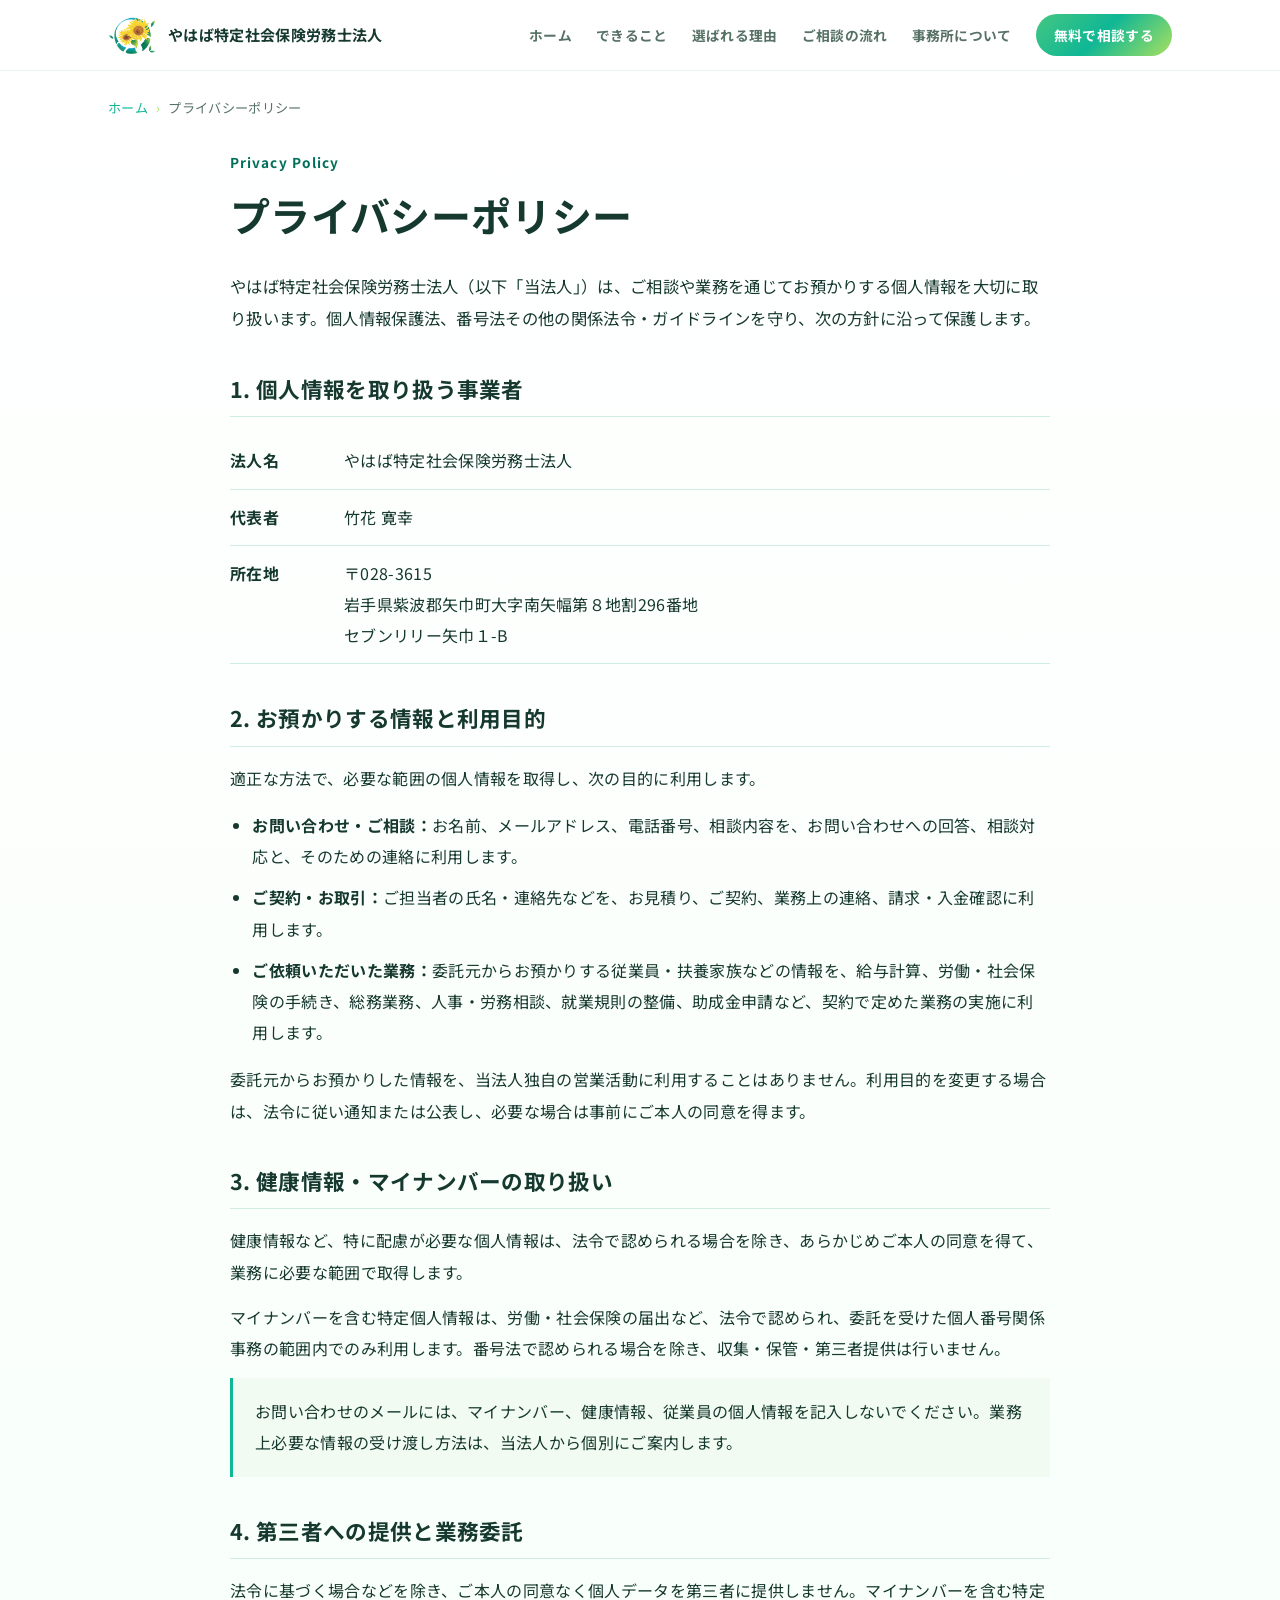
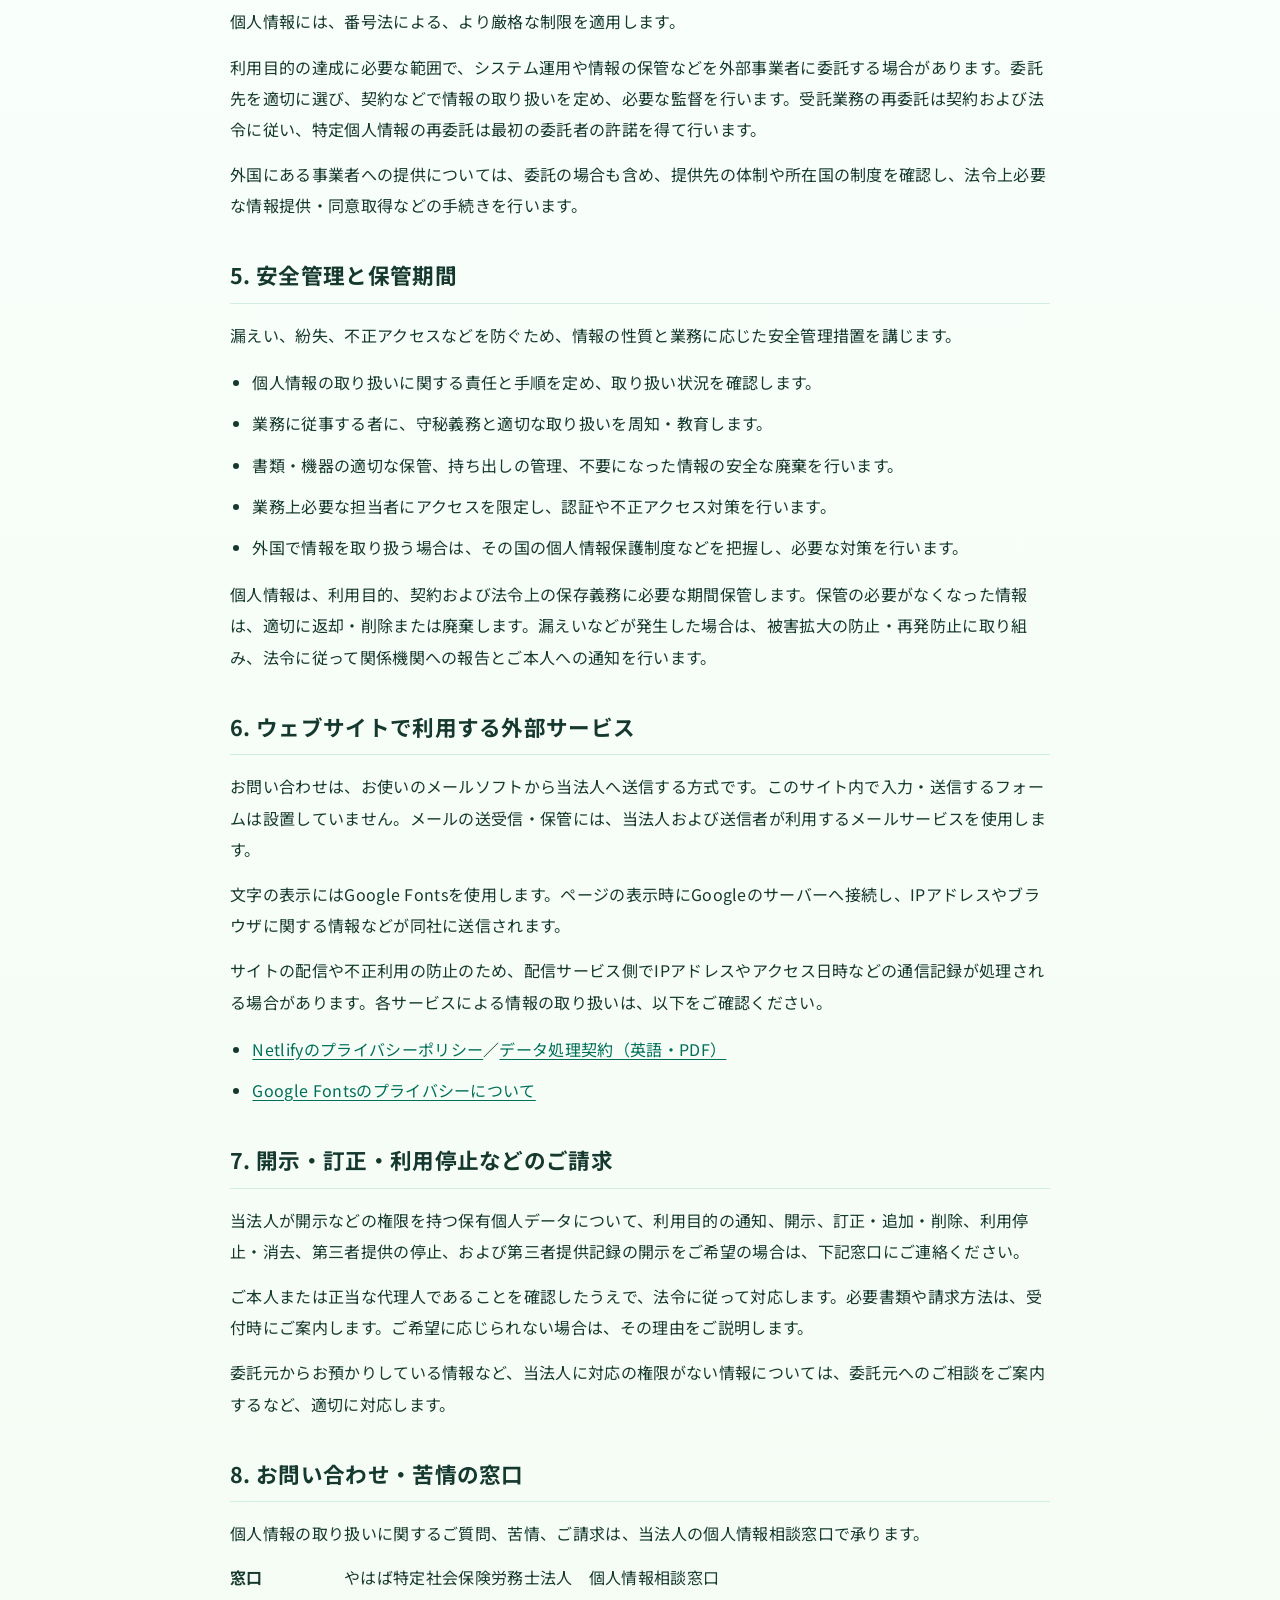
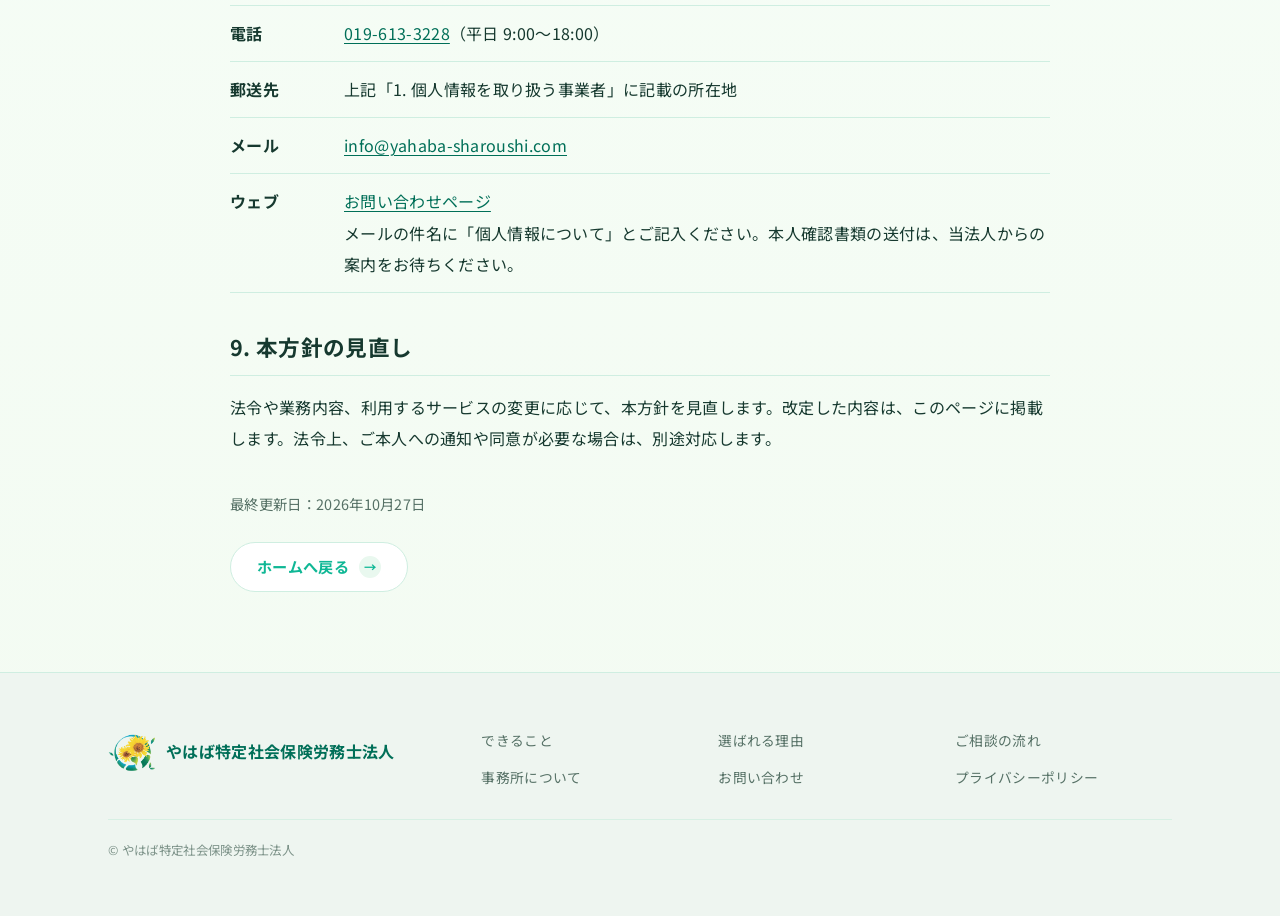
<file: privacy.html>
<!DOCTYPE html>
<html lang="ja">
<head>
<meta charset="UTF-8">
<meta name="viewport" content="width=device-width, initial-scale=1.0">
<title>プライバシーポリシー｜やはば特定社会保険労務士法人</title>
<meta name="description" content="やはば特定社会保険労務士法人の個人情報保護方針。お問い合わせや受託業務における利用目的、安全管理、開示等のご請求と相談窓口をご案内します。">
<link rel="preconnect" href="https://fonts.googleapis.com">
<link rel="preconnect" href="https://fonts.gstatic.com" crossorigin>
<link href="https://fonts.googleapis.com/css2?family=Noto+Sans+JP:wght@400;500;700&display=swap" rel="stylesheet">
<link rel="stylesheet" href="style.css?v=20261026-1">
<link rel="icon" href="favicon.ico?v=20260910-3" sizes="any">
<link rel="icon" type="image/png" sizes="32x32" href="favicon-32.png?v=20260910-3">
<link rel="apple-touch-icon" sizes="180x180" href="apple-touch-icon.png?v=20260910-3">
</head>
<body class="privacy-page">
<header class="header" id="top">
  <div class="container header__inner">
    <a href="index.html" class="logo">
      <img class="office-logo" src="assets/yahaba-sunflower-logo.png?v=20260910-3" alt="" width="48" height="50">
      <span class="logo__text">やはば特定<br class="portrait-break">社会保険労務士法人</span>
    </a>
    <nav class="nav" id="nav">
      <a href="index.html">ホーム</a>
      <a href="index.html#services">できること</a>
      <a href="index.html#reasons">選ばれる理由</a>
      <a href="index.html#flow">ご相談の流れ</a>
      <a href="index.html#about">事務所について</a>
      <a href="index.html#contact" class="nav__cta">無料で相談する</a>
    </nav>
    <button class="nav__toggle" id="navToggle" aria-label="メニューを開く" aria-expanded="false">
      <span></span><span></span><span></span>
    </button>
  </div>
</header>
<main class="privacy-main" id="main">
  <div class="container">
    <nav class="breadcrumb" aria-label="パンくずリスト"><a href="index.html">ホーム</a><span class="breadcrumb__sep" aria-hidden="true">›</span><span aria-current="page">プライバシーポリシー</span></nav>
    <article class="privacy-policy">
      <p class="privacy-policy__eyebrow">Privacy Policy</p>
      <h1>プライバシーポリシー</h1>
      <p class="privacy-policy__intro">やはば特定社会保険労務士法人（以下「当法人」）は、ご相談や業務を通じてお預かりする個人情報を大切に取り扱います。個人情報保護法、番号法その他の関係法令・ガイドラインを守り、次の方針に沿って保護します。</p>

      <section aria-labelledby="privacy-1">
        <h2 id="privacy-1">1. 個人情報を取り扱う事業者</h2>
        <dl class="privacy-policy__details">
          <div><dt>法人名</dt><dd>やはば特定社会保険労務士法人</dd></div>
          <div><dt>代表者</dt><dd>竹花 寛幸</dd></div>
          <div><dt>所在地</dt><dd>〒028-3615<br>岩手県紫波郡矢巾町大字南矢幅第８地割296番地<br>セブンリリー矢巾１-B</dd></div>
        </dl>
      </section>

      <section aria-labelledby="privacy-2">
        <h2 id="privacy-2">2. お預かりする情報と利用目的</h2>
        <p>適正な方法で、必要な範囲の個人情報を取得し、次の目的に利用します。</p>
        <ul>
          <li><strong>お問い合わせ・ご相談：</strong>お名前、メールアドレス、電話番号、相談内容を、お問い合わせへの回答、相談対応と、そのための連絡に利用します。</li>
          <li><strong>ご契約・お取引：</strong>ご担当者の氏名・連絡先などを、お見積り、ご契約、業務上の連絡、請求・入金確認に利用します。</li>
          <li><strong>ご依頼いただいた業務：</strong>委託元からお預かりする従業員・扶養家族などの情報を、給与計算、労働・社会保険の手続き、総務業務、人事・労務相談、就業規則の整備、助成金申請など、契約で定めた業務の実施に利用します。</li>
        </ul>
        <p>委託元からお預かりした情報を、当法人独自の営業活動に利用することはありません。利用目的を変更する場合は、法令に従い通知または公表し、必要な場合は事前にご本人の同意を得ます。</p>
      </section>

      <section aria-labelledby="privacy-3">
        <h2 id="privacy-3">3. 健康情報・マイナンバーの取り扱い</h2>
        <p>健康情報など、特に配慮が必要な個人情報は、法令で認められる場合を除き、あらかじめご本人の同意を得て、業務に必要な範囲で取得します。</p>
        <p>マイナンバーを含む特定個人情報は、労働・社会保険の届出など、法令で認められ、委託を受けた個人番号関係事務の範囲内でのみ利用します。番号法で認められる場合を除き、収集・保管・第三者提供は行いません。</p>
        <p class="privacy-policy__notice">お問い合わせのメールには、マイナンバー、健康情報、従業員の個人情報を記入しないでください。業務上必要な情報の受け渡し方法は、当法人から個別にご案内します。</p>
      </section>

      <section aria-labelledby="privacy-4">
        <h2 id="privacy-4">4. 第三者への提供と業務委託</h2>
        <p>法令に基づく場合などを除き、ご本人の同意なく個人データを第三者に提供しません。マイナンバーを含む特定個人情報には、番号法による、より厳格な制限を適用します。</p>
        <p>利用目的の達成に必要な範囲で、システム運用や情報の保管などを外部事業者に委託する場合があります。委託先を適切に選び、契約などで情報の取り扱いを定め、必要な監督を行います。受託業務の再委託は契約および法令に従い、特定個人情報の再委託は最初の委託者の許諾を得て行います。</p>
        <p>外国にある事業者への提供については、委託の場合も含め、提供先の体制や所在国の制度を確認し、法令上必要な情報提供・同意取得などの手続きを行います。</p>
      </section>

      <section aria-labelledby="privacy-5">
        <h2 id="privacy-5">5. 安全管理と保管期間</h2>
        <p>漏えい、紛失、不正アクセスなどを防ぐため、情報の性質と業務に応じた安全管理措置を講じます。</p>
        <ul>
          <li>個人情報の取り扱いに関する責任と手順を定め、取り扱い状況を確認します。</li>
          <li>業務に従事する者に、守秘義務と適切な取り扱いを周知・教育します。</li>
          <li>書類・機器の適切な保管、持ち出しの管理、不要になった情報の安全な廃棄を行います。</li>
          <li>業務上必要な担当者にアクセスを限定し、認証や不正アクセス対策を行います。</li>
          <li>外国で情報を取り扱う場合は、その国の個人情報保護制度などを把握し、必要な対策を行います。</li>
        </ul>
        <p>個人情報は、利用目的、契約および法令上の保存義務に必要な期間保管します。保管の必要がなくなった情報は、適切に返却・削除または廃棄します。漏えいなどが発生した場合は、被害拡大の防止・再発防止に取り組み、法令に従って関係機関への報告とご本人への通知を行います。</p>
      </section>

      <section aria-labelledby="privacy-6">
        <h2 id="privacy-6">6. ウェブサイトで利用する外部サービス</h2>
        <p>お問い合わせは、お使いのメールソフトから当法人へ送信する方式です。このサイト内で入力・送信するフォームは設置していません。メールの送受信・保管には、当法人および送信者が利用するメールサービスを使用します。</p>
        <p>文字の表示にはGoogle Fontsを使用します。ページの表示時にGoogleのサーバーへ接続し、IPアドレスやブラウザに関する情報などが同社に送信されます。</p>
        <p>サイトの配信や不正利用の防止のため、配信サービス側でIPアドレスやアクセス日時などの通信記録が処理される場合があります。各サービスによる情報の取り扱いは、以下をご確認ください。</p>
        <ul>
          <li><a href="https://www.netlify.com/privacy/">Netlifyのプライバシーポリシー</a>／<a href="https://www.netlify.com/pdf/netlify-dpa.pdf">データ処理契約（英語・PDF）</a></li>
          <li><a href="https://developers.google.com/fonts/faq/privacy?hl=ja">Google Fontsのプライバシーについて</a></li>
        </ul>
      </section>

      <section aria-labelledby="privacy-7">
        <h2 id="privacy-7">7. 開示・訂正・利用停止などのご請求</h2>
        <p>当法人が開示などの権限を持つ保有個人データについて、利用目的の通知、開示、訂正・追加・削除、利用停止・消去、第三者提供の停止、および第三者提供記録の開示をご希望の場合は、下記窓口にご連絡ください。</p>
        <p>ご本人または正当な代理人であることを確認したうえで、法令に従って対応します。必要書類や請求方法は、受付時にご案内します。ご希望に応じられない場合は、その理由をご説明します。</p>
        <p>委託元からお預かりしている情報など、当法人に対応の権限がない情報については、委託元へのご相談をご案内するなど、適切に対応します。</p>
      </section>

      <section aria-labelledby="privacy-8">
        <h2 id="privacy-8">8. お問い合わせ・苦情の窓口</h2>
        <p>個人情報の取り扱いに関するご質問、苦情、ご請求は、当法人の個人情報相談窓口で承ります。</p>
        <dl class="privacy-policy__details">
          <div><dt>窓口</dt><dd>やはば特定社会保険労務士法人　個人情報相談窓口</dd></div>
          <div><dt>電話</dt><dd><a href="tel:0196133228">019-613-3228</a>（平日 9:00〜18:00）</dd></div>
          <div><dt>郵送先</dt><dd>上記「1. 個人情報を取り扱う事業者」に記載の所在地</dd></div>
          <div><dt>メール</dt><dd><a href="mailto:info@yahaba-sharoushi.com">info@yahaba-sharoushi.com</a></dd></div>
          <div><dt>ウェブ</dt><dd><a href="index.html#contact">お問い合わせページ</a><br>メールの件名に「個人情報について」とご記入ください。本人確認書類の送付は、当法人からの案内をお待ちください。</dd></div>
        </dl>
      </section>

      <section aria-labelledby="privacy-9">
        <h2 id="privacy-9">9. 本方針の見直し</h2>
        <p>法令や業務内容、利用するサービスの変更に応じて、本方針を見直します。改定した内容は、このページに掲載します。法令上、ご本人への通知や同意が必要な場合は、別途対応します。</p>
      </section>
      <p class="privacy-policy__date">最終更新日：2026年10月27日</p>
      <a class="btn btn--ghost" href="index.html">ホームへ戻る</a>
    </article>
  </div>
</main>
<footer class="footer">
  <div class="container footer__inner">
    <div class="footer__brand">
      <img class="office-logo" src="assets/yahaba-sunflower-logo.png?v=20260910-3" alt="" width="48" height="50">
      <span>やはば特定<br class="portrait-break">社会保険労務士法人</span>
    </div>
    <nav class="footer__nav">
      <a href="index.html#services">できること</a>
      <a href="index.html#reasons">選ばれる理由</a>
      <a href="index.html#flow">ご相談の流れ</a>
      <a href="index.html#about">事務所について</a>
      <a href="index.html#contact">お問い合わせ</a>
      <a href="privacy.html">プライバシーポリシー</a>
    </nav>
    <p class="footer__copy">&copy; やはば特定社会保険労務士法人</p>
  </div>
</footer>
<script src="script.js?v=20261027-1"></script>
</body>
</html>
</file>
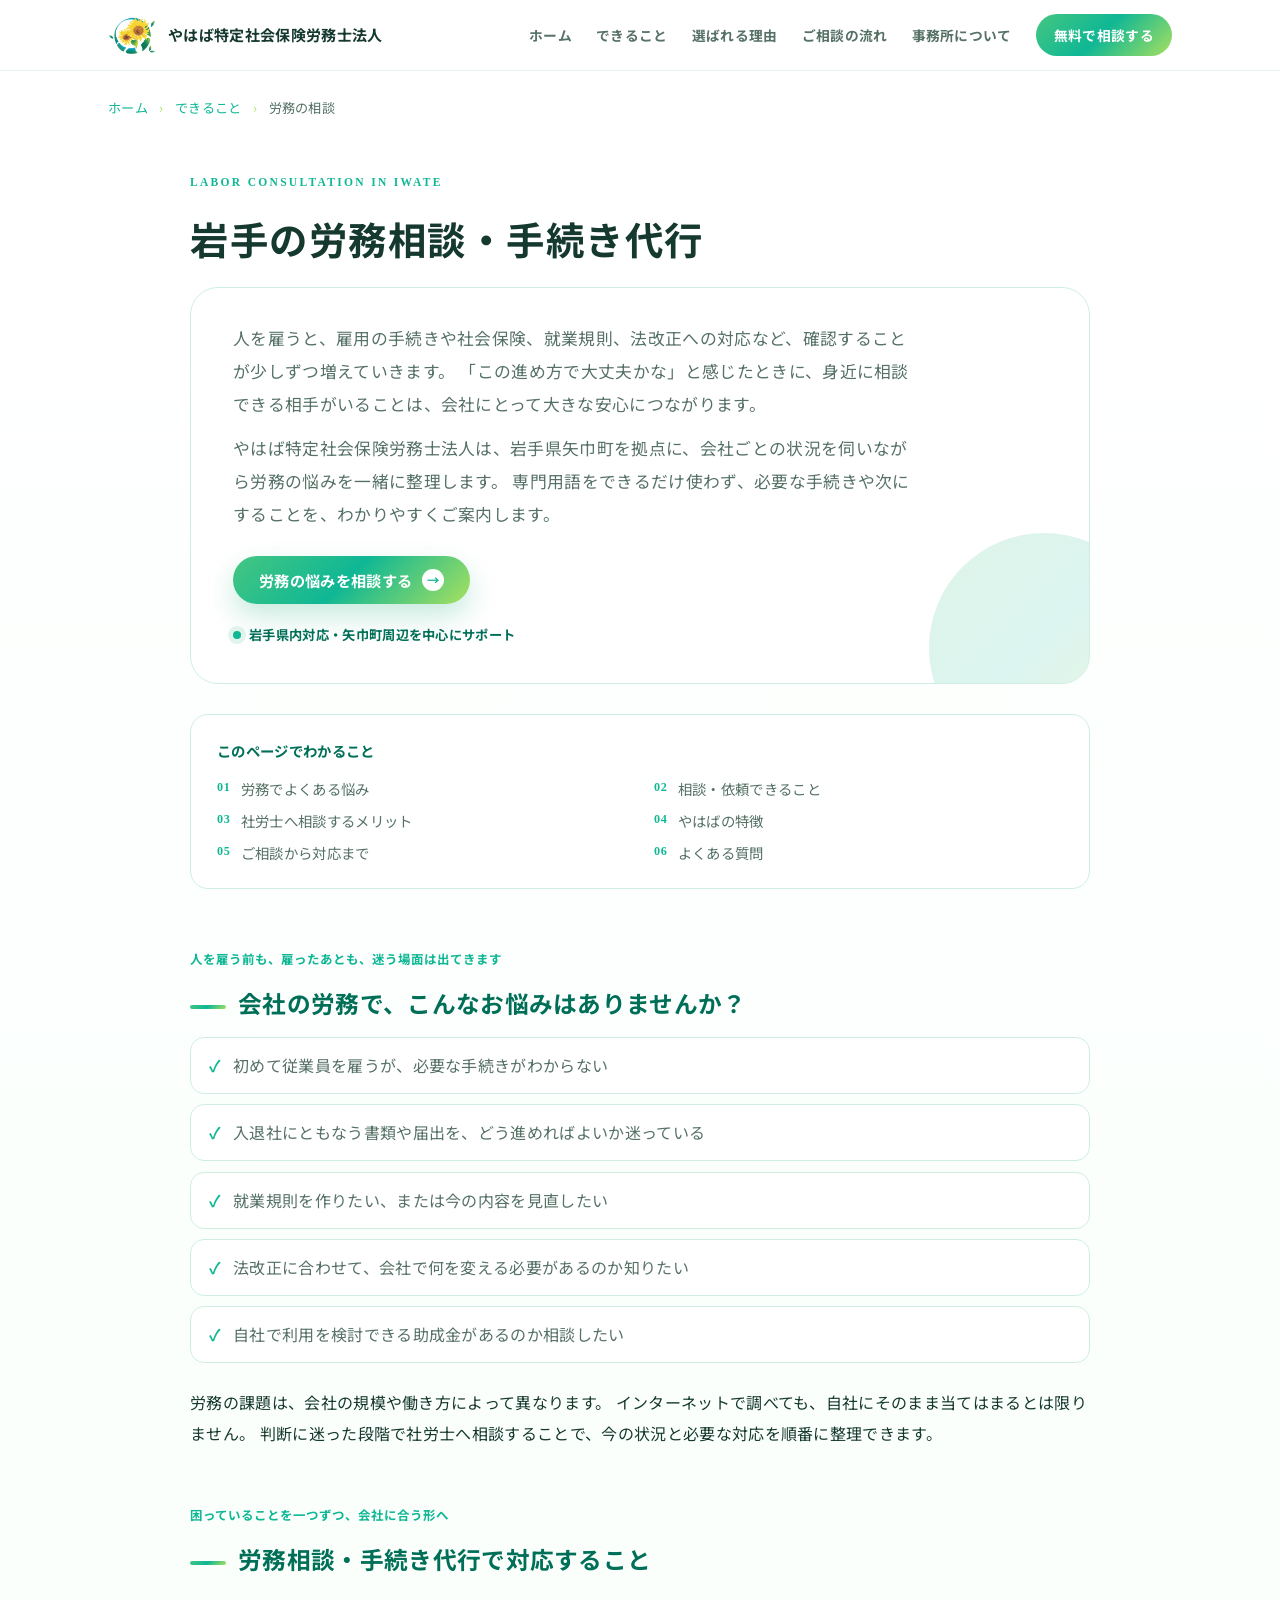
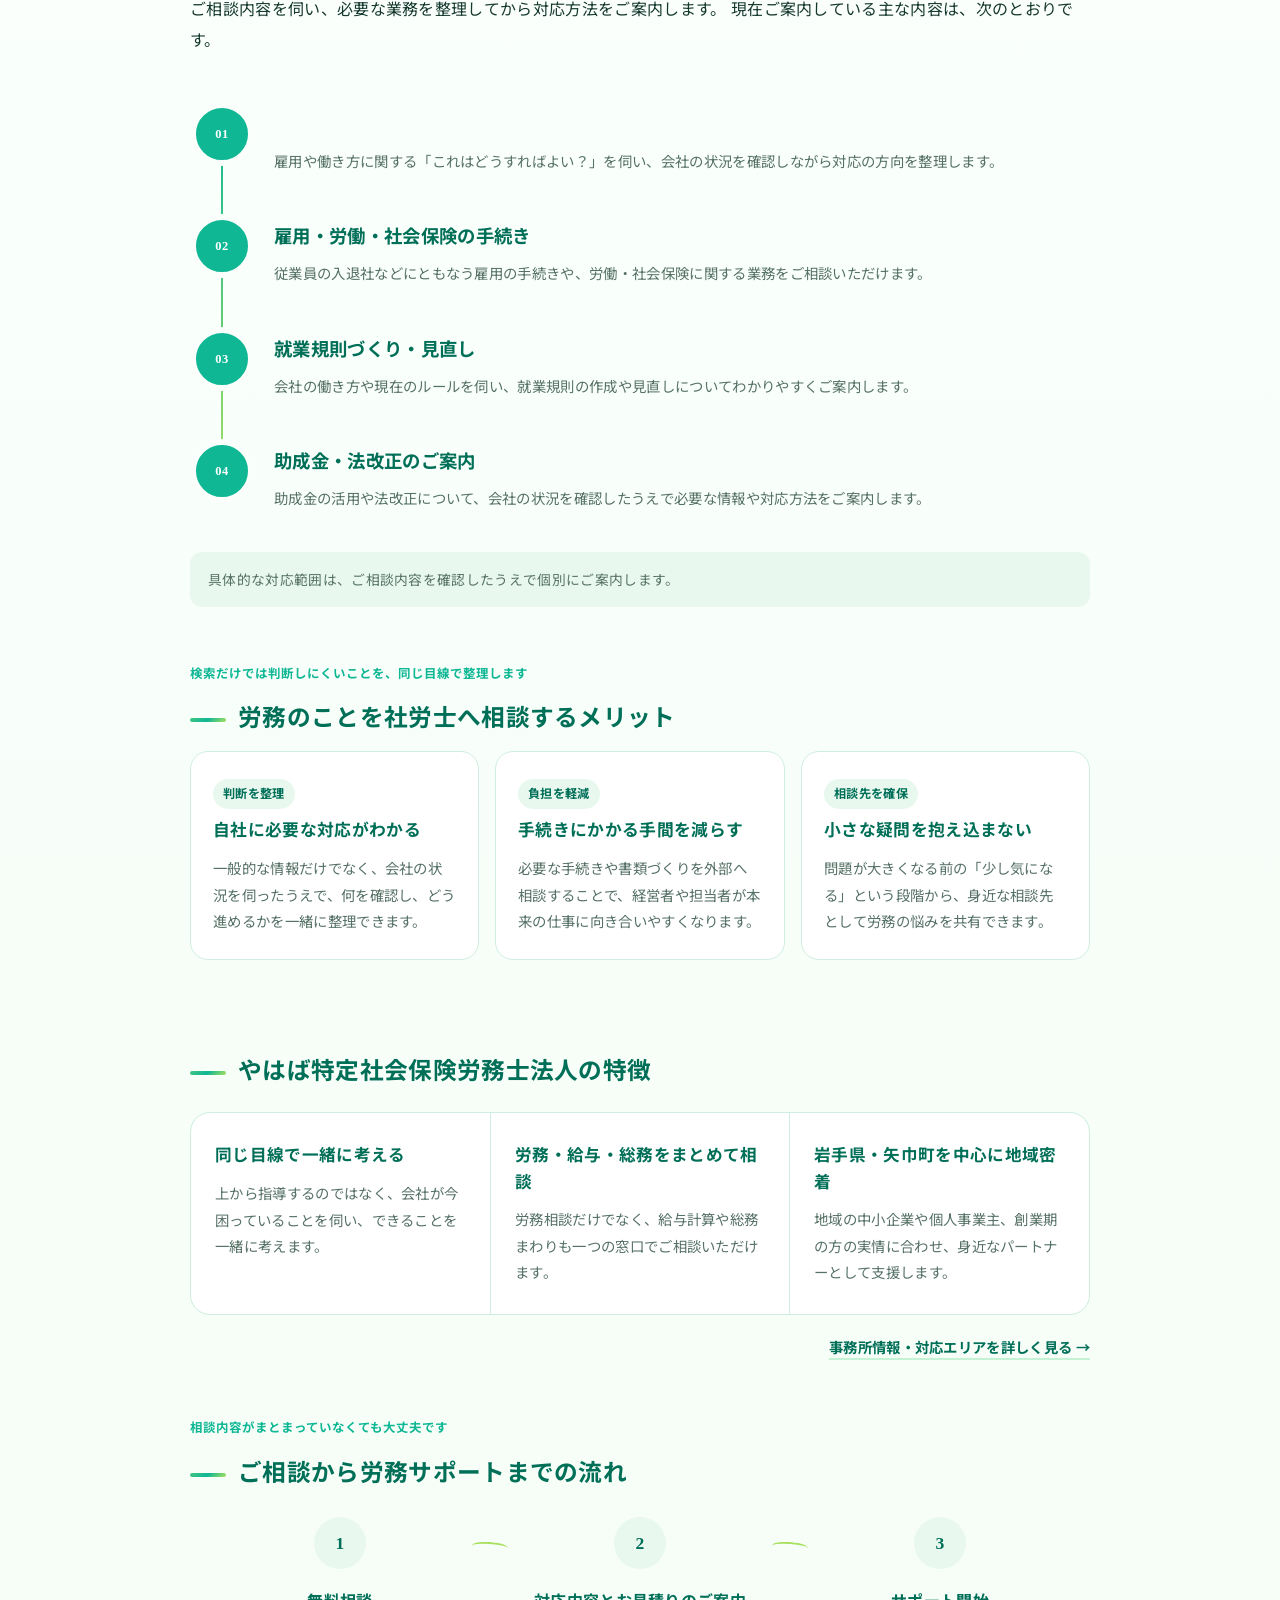
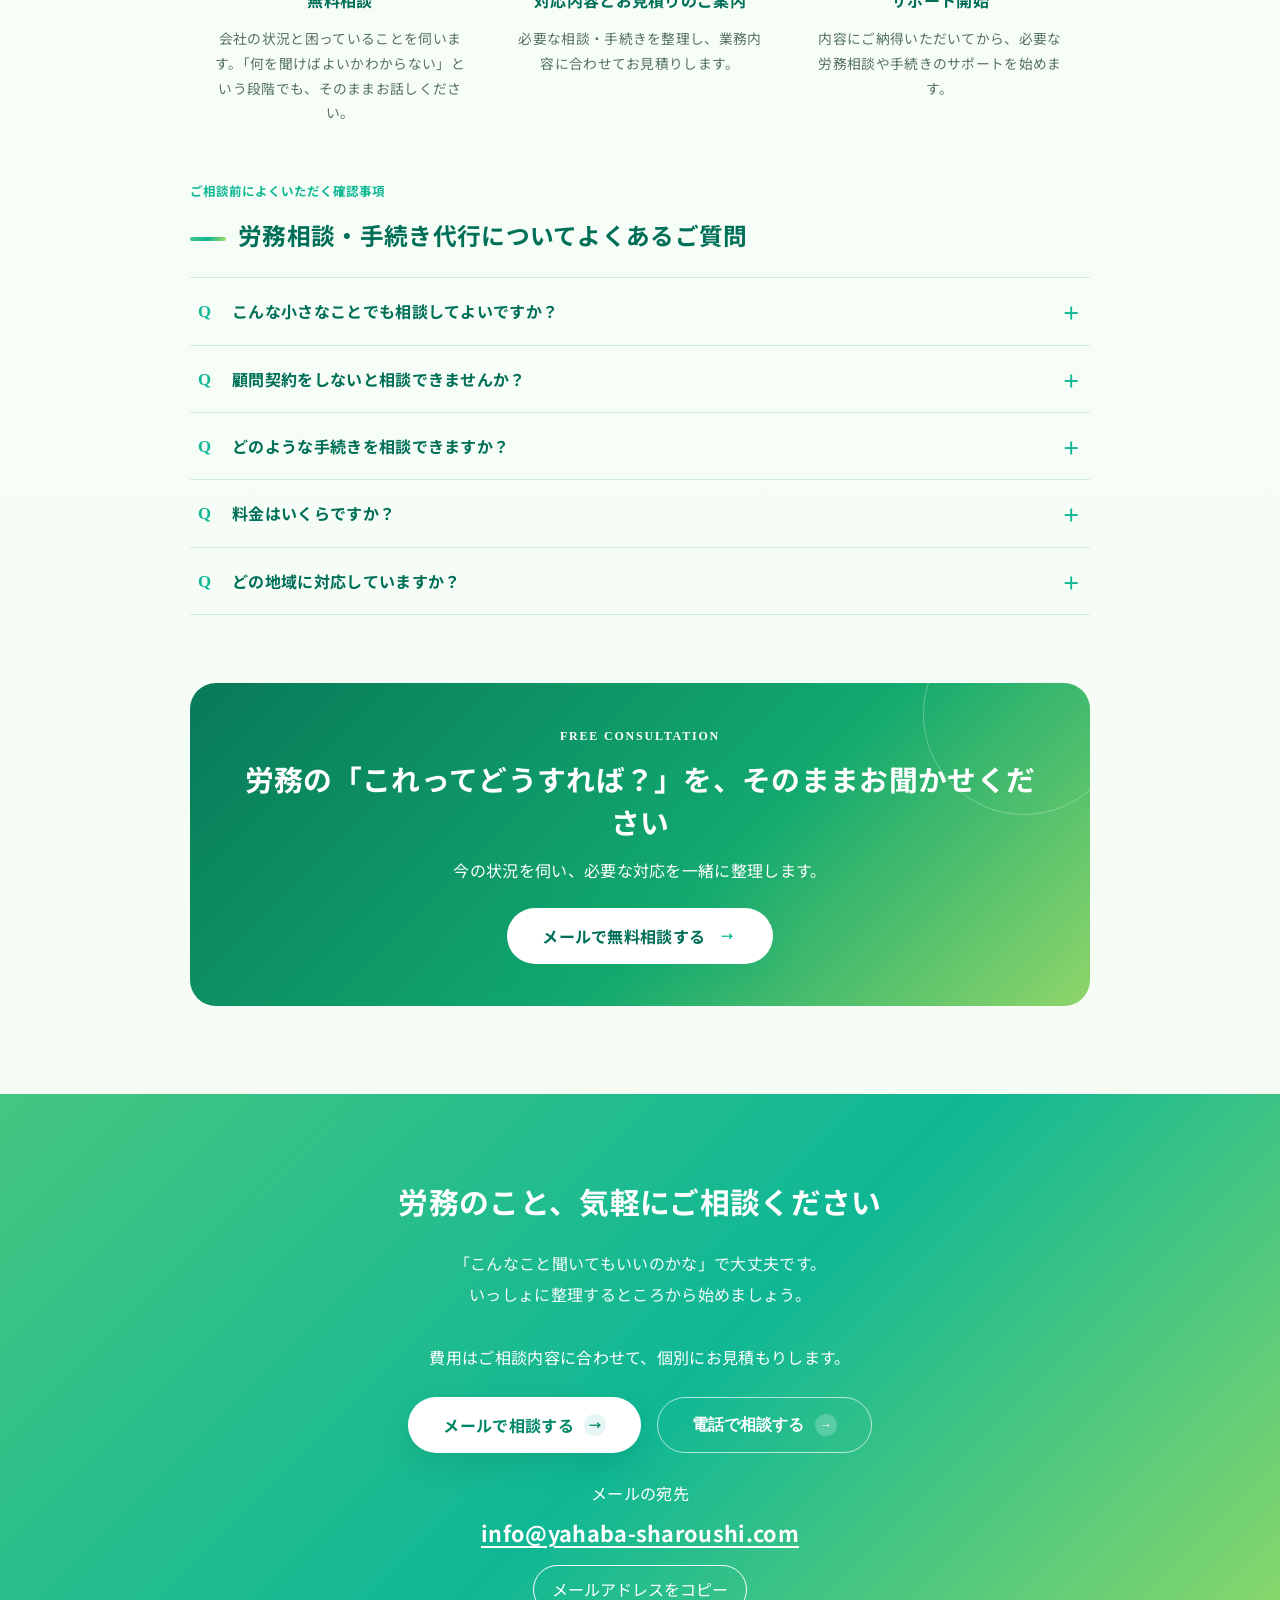
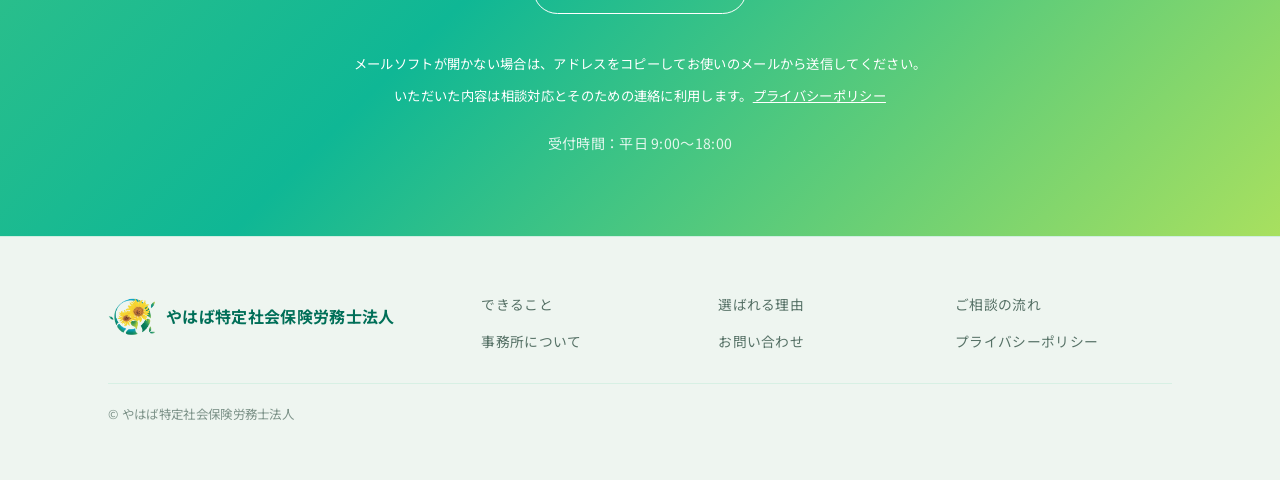
<file: roumu.html>
<!DOCTYPE html>
<html lang="ja">
<head>
<meta charset="UTF-8">
<meta name="viewport" content="width=device-width, initial-scale=1.0">
<title>岩手の労務相談・手続き代行｜やはば特定社会保険労務士法人</title>
<meta name="description" content="岩手県で労務相談や手続き代行をご検討の方へ。矢巾町のやはば特定社会保険労務士法人が、就業規則、助成金・法改正、雇用や労働・社会保険の手続きをわかりやすく支援します。">
<link rel="preconnect" href="https://fonts.googleapis.com">
<link rel="preconnect" href="https://fonts.gstatic.com" crossorigin>
<link href="https://fonts.googleapis.com/css2?family=Noto+Sans+JP:wght@400;500;700&display=swap" rel="stylesheet">
<link rel="stylesheet" href="style.css?v=20261026-1">
<link rel="icon" href="favicon.ico?v=20260910-3" sizes="any">
<link rel="icon" type="image/png" sizes="32x32" href="favicon-32.png?v=20260910-3">
<link rel="apple-touch-icon" sizes="180x180" href="apple-touch-icon.png?v=20260910-3">
</head>
<body class="roumu-page">

<!-- ヘッダー（共通） -->
<header class="header" id="top">
  <div class="container header__inner">
    <a href="index.html" class="logo">
      <img class="office-logo" src="assets/yahaba-sunflower-logo.png?v=20260910-3" alt="" width="48" height="50">
      <span class="logo__text">やはば特定<br class="portrait-break">社会保険労務士法人</span>
    </a>
    <nav class="nav" id="nav">
      <a href="index.html">ホーム</a>
      <a href="index.html#services">できること</a>
      <a href="index.html#reasons">選ばれる理由</a>
      <a href="index.html#flow">ご相談の流れ</a>
      <a href="index.html#about">事務所について</a>
      <a href="index.html#contact" class="nav__cta">無料で相談する</a>
    </nav>
    <button class="nav__toggle" id="navToggle" aria-label="メニューを開く" aria-expanded="false">
      <span></span><span></span><span></span>
    </button>
  </div>
</header>

<main>
  <div class="container">
    <!-- パンくず -->
    <nav class="breadcrumb" aria-label="パンくずリスト">
      <a href="index.html">ホーム</a>
      <span class="breadcrumb__sep" aria-hidden="true">›</span>
      <a href="index.html#services">できること</a>
      <span class="breadcrumb__sep" aria-hidden="true">›</span>
      労務の相談
    </nav>

    <!-- 記事本文 -->
    <article class="article">
      <p class="article__eyebrow">Labor consultation in Iwate</p>
      <h1 class="article__title">岩手の労務相談・手続き代行</h1>
      <div class="article__lead payroll-hero">
        <p class="payroll-hero__copy">
          人を雇うと、雇用の手続きや社会保険、就業規則、法改正への対応など、確認することが少しずつ増えていきます。
          「この進め方で大丈夫かな」と感じたときに、身近に相談できる相手がいることは、会社にとって大きな安心につながります。
        </p>
        <p class="payroll-hero__copy">
          やはば特定社会保険労務士法人は、岩手県矢巾町を拠点に、会社ごとの状況を伺いながら労務の悩みを一緒に整理します。
          専門用語をできるだけ使わず、必要な手続きや次にすることを、わかりやすくご案内します。
        </p>
        <div class="payroll-hero__actions">
          <a href="mailto:info@yahaba-sharoushi.com" class="btn btn--primary">労務の悩みを相談する</a>
        </div>
        <p class="payroll-hero__area">岩手県内対応・矢巾町周辺を中心にサポート</p>
      </div>

      <nav class="payroll-toc" aria-label="このページの目次">
        <p class="payroll-toc__title">このページでわかること</p>
        <ol class="payroll-toc__list">
          <li><a href="#problems">労務でよくある悩み</a></li>
          <li><a href="#support-detail">相談・依頼できること</a></li>
          <li><a href="#benefits">社労士へ相談するメリット</a></li>
          <li><a href="#strengths">やはばの特徴</a></li>
          <li><a href="#start-flow">ご相談から対応まで</a></li>
          <li><a href="#faq">よくある質問</a></li>
        </ol>
      </nav>

      <section id="problems" class="payroll-section">
        <p class="payroll-section__kicker">人を雇う前も、雇ったあとも、迷う場面は出てきます</p>
        <h2>会社の労務で、こんなお悩みはありませんか？</h2>
        <ul class="article__list payroll-problem-list">
          <li>初めて従業員を雇うが、必要な手続きがわからない</li>
          <li>入退社にともなう書類や届出を、どう進めればよいか迷っている</li>
          <li>就業規則を作りたい、または今の内容を見直したい</li>
          <li>法改正に合わせて、会社で何を変える必要があるのか知りたい</li>
          <li>自社で利用を検討できる助成金があるのか相談したい</li>
        </ul>
        <p>
          労務の課題は、会社の規模や働き方によって異なります。
          インターネットで調べても、自社にそのまま当てはまるとは限りません。
          判断に迷った段階で社労士へ相談することで、今の状況と必要な対応を順番に整理できます。
        </p>
      </section>

      <section id="support-detail" class="payroll-section">
        <p class="payroll-section__kicker">困っていることを一つずつ、会社に合う形へ</p>
        <h2>労務相談・手続き代行で対応すること</h2>
        <p>
          ご相談内容を伺い、必要な業務を整理してから対応方法をご案内します。
          現在ご案内している主な内容は、次のとおりです。
        </p>
        <div class="payroll-services" aria-label="労務相談と手続き代行の対応内容">
          <article class="payroll-service">
            <span class="payroll-service__num" aria-hidden="true">01</span>
            <div>
              <h3>日々の労務相談</h3>
              <p>雇用や働き方に関する「これはどうすればよい？」を伺い、会社の状況を確認しながら対応の方向を整理します。</p>
            </div>
          </article>
          <article class="payroll-service">
            <span class="payroll-service__num" aria-hidden="true">02</span>
            <div>
              <h3>雇用・労働・社会保険の手続き</h3>
              <p>従業員の入退社などにともなう雇用の手続きや、労働・社会保険に関する業務をご相談いただけます。</p>
            </div>
          </article>
          <article class="payroll-service">
            <span class="payroll-service__num" aria-hidden="true">03</span>
            <div>
              <h3>就業規則づくり・見直し</h3>
              <p>会社の働き方や現在のルールを伺い、就業規則の作成や見直しについてわかりやすくご案内します。</p>
            </div>
          </article>
          <article class="payroll-service">
            <span class="payroll-service__num" aria-hidden="true">04</span>
            <div>
              <h3>助成金・法改正のご案内</h3>
              <p>助成金の活用や法改正について、会社の状況を確認したうえで必要な情報や対応方法をご案内します。</p>
            </div>
          </article>
        </div>
        <p class="payroll-note">具体的な対応範囲は、ご相談内容を確認したうえで個別にご案内します。</p>
      </section>

      <section id="benefits" class="payroll-section">
        <p class="payroll-section__kicker">検索だけでは判断しにくいことを、同じ目線で整理します</p>
        <h2>労務のことを社労士へ相談するメリット</h2>
        <div class="payroll-benefits">
          <article class="payroll-benefit">
            <p class="payroll-benefit__label">判断を整理</p>
            <h3>自社に必要な対応がわかる</h3>
            <p>一般的な情報だけでなく、会社の状況を伺ったうえで、何を確認し、どう進めるかを一緒に整理できます。</p>
          </article>
          <article class="payroll-benefit">
            <p class="payroll-benefit__label">負担を軽減</p>
            <h3>手続きにかかる手間を減らす</h3>
            <p>必要な手続きや書類づくりを外部へ相談することで、経営者や担当者が本来の仕事に向き合いやすくなります。</p>
          </article>
          <article class="payroll-benefit">
            <p class="payroll-benefit__label">相談先を確保</p>
            <h3>小さな疑問を抱え込まない</h3>
            <p>問題が大きくなる前の「少し気になる」という段階から、身近な相談先として労務の悩みを共有できます。</p>
          </article>
        </div>
      </section>

      <section id="strengths" class="payroll-section">
        <p class="payroll-section__kicker">むずかしい制度を、できるだけやさしい言葉で</p>
        <h2>やはば特定社会保険労務士法人の特徴</h2>
        <div class="payroll-strengths">
          <article class="payroll-strength">
            <h3>同じ目線で一緒に考える</h3>
            <p>上から指導するのではなく、会社が今困っていることを伺い、できることを一緒に考えます。</p>
          </article>
          <article class="payroll-strength">
            <h3>労務・給与・総務をまとめて相談</h3>
            <p>労務相談だけでなく、給与計算や総務まわりも一つの窓口でご相談いただけます。</p>
          </article>
          <article class="payroll-strength">
            <h3>岩手県・矢巾町を中心に地域密着</h3>
            <p>地域の中小企業や個人事業主、創業期の方の実情に合わせ、身近なパートナーとして支援します。</p>
          </article>
        </div>
        <p class="payroll-inline-link"><a href="index.html#about">事務所情報・対応エリアを詳しく見る <span aria-hidden="true">→</span></a></p>
      </section>

      <section id="start-flow" class="payroll-section">
        <p class="payroll-section__kicker">相談内容がまとまっていなくても大丈夫です</p>
        <h2>ご相談から労務サポートまでの流れ</h2>
        <ol class="payroll-flow">
          <li class="payroll-flow__item">
            <span class="payroll-flow__num">1</span>
            <div>
              <h3>無料相談</h3>
              <p>会社の状況と困っていることを伺います。「何を聞けばよいかわからない」という段階でも、そのままお話しください。</p>
            </div>
          </li>
          <li class="payroll-flow__item">
            <span class="payroll-flow__num">2</span>
            <div>
              <h3>対応内容とお見積りのご案内</h3>
              <p>必要な相談・手続きを整理し、業務内容に合わせてお見積りします。</p>
            </div>
          </li>
          <li class="payroll-flow__item">
            <span class="payroll-flow__num">3</span>
            <div>
              <h3>サポート開始</h3>
              <p>内容にご納得いただいてから、必要な労務相談や手続きのサポートを始めます。</p>
            </div>
          </li>
        </ol>
      </section>

      <section id="price" class="payroll-section" hidden data-pricing-hidden>
        <p class="payroll-section__kicker">相談内容や必要な業務に合わせてご案内します</p>
        <h2>労務相談・手続き代行の料金について</h2>
        <div class="payroll-price">
          <div>
            <p class="payroll-price__label">まるごと顧問プラン</p>
            <p class="payroll-price__value"><span>月額</span> 要お見積り</p>
          </div>
          <p>料金は、ご相談内容や必要な手続き、業務量などを確認したうえでご案内します。必要な業務だけのご相談もできます。</p>
        </div>
      </section>

      <section id="faq" class="payroll-section payroll-faq">
        <p class="payroll-section__kicker">ご相談前によくいただく確認事項</p>
        <h2>労務相談・手続き代行についてよくあるご質問</h2>
        <div class="payroll-faq__items">
          <details>
            <summary>こんな小さなことでも相談してよいですか？</summary>
            <p>はい。「これで大丈夫かな」と感じた段階で気軽にご相談ください。お話を伺い、必要な対応があるか一緒に整理します。</p>
          </details>
          <details>
            <summary>顧問契約をしないと相談できませんか？</summary>
            <p>必要な業務だけのご依頼もできます。継続して相談したい場合は、会社の状況に合うプランをご案内します。</p>
          </details>
          <details>
            <summary>どのような手続きを相談できますか？</summary>
            <p>雇用や労働・社会保険の手続き、就業規則、助成金・法改正などをご相談いただけます。具体的な対応範囲は、内容を確認してご案内します。</p>
          </details>
          <details>
            <summary>料金はいくらですか？</summary>
            <p>ご相談内容や業務量によって異なるため、個別にお見積もりします。最初のご相談は無料です。</p>
          </details>
          <details>
            <summary>どの地域に対応していますか？</summary>
            <p>岩手県内に対応し、矢巾町周辺を中心にご相談を承っています。詳しい対応方法はお問い合わせください。</p>
          </details>
        </div>
      </section>

      <aside class="payroll-mini-cta" aria-label="労務のご相談">
        <p class="payroll-mini-cta__eyebrow">Free consultation</p>
        <h2>労務の「これってどうすれば？」を、そのままお聞かせください</h2>
        <p>今の状況を伺い、必要な対応を一緒に整理します。</p>
        <a href="mailto:info@yahaba-sharoushi.com" class="btn btn--primary btn--lg">メールで無料相談する</a>
      </aside>
    </article>
  </div>

  <!-- お問い合わせ（共通CTA） -->
  <section class="cta" id="contact">
    <div class="container cta__inner">
      <h2 class="cta__title">労務のこと、気軽にご相談ください</h2>
      <p class="cta__text">
        「こんなこと聞いてもいいのかな」で大丈夫です。<br>
        いっしょに整理するところから始めましょう。
      </p>
      <p class="cta__estimate">費用はご相談内容に合わせて、個別にお見積もりします。</p>
      <div class="cta__actions">
        <a href="mailto:info@yahaba-sharoushi.com" class="btn btn--white btn--lg">メールで相談する</a>
        <button type="button" class="btn btn--outline btn--lg phone-modal-open">電話で相談する</button>
      </div>
            <div class="contact-email">
        <p>メールの宛先</p>
        <a class="contact-email__address" href="mailto:info@yahaba-sharoushi.com">info@yahaba-sharoushi.com</a>
        <button type="button" class="contact-email__copy" data-copy-email>メールアドレスをコピー</button>
        <p class="contact-email__status" role="status" aria-live="polite"></p>
        <p class="contact-email__note">メールソフトが開かない場合は、アドレスをコピーしてお使いのメールから送信してください。</p>
        <p class="contact-email__note">いただいた内容は相談対応とそのための連絡に利用します。<a href="privacy.html">プライバシーポリシー</a></p>
      </div>
      <p class="cta__note">受付時間：平日 9:00〜18:00</p>
    </div>
  </section>
</main>

<!-- フッター（共通） -->
<footer class="footer">
  <div class="container footer__inner">
    <div class="footer__brand">
      <img class="office-logo" src="assets/yahaba-sunflower-logo.png?v=20260910-3" alt="" width="48" height="50">
      <span>やはば特定<br class="portrait-break">社会保険労務士法人</span>
    </div>
    <nav class="footer__nav">
      <a href="index.html#services">できること</a>
      <a href="index.html#reasons">選ばれる理由</a>
      <a href="index.html#flow">ご相談の流れ</a>
      <a href="index.html#about">事務所について</a>
      <a href="index.html#contact">お問い合わせ</a>
      <a href="privacy.html">プライバシーポリシー</a>
    </nav>
    <p class="footer__copy">&copy; やはば特定社会保険労務士法人</p>
  </div>
</footer>


<!-- 電話番号ポップアップ -->
<div class="phone-modal" id="phoneModal" aria-hidden="true">
  <div class="phone-modal__overlay" data-phone-close></div>
  <div class="phone-modal__dialog" role="dialog" aria-modal="true" aria-labelledby="phoneModalTitle">
    <button type="button" class="phone-modal__close" aria-label="閉じる" data-phone-close>×</button>
    <p class="phone-modal__eyebrow">お電話でのご相談</p>
    <h2 class="phone-modal__title" id="phoneModalTitle">やはば特定<br class="portrait-break">社会保険労務士法人</h2>
    <a class="phone-modal__number" href="tel:0196133228">019-613-3228</a>
    <p class="phone-modal__note">スマートフォンでは番号をタップすると発信できます。<br>受付時間：平日 9:00〜18:00</p>
  </div>
</div>

<script src="script.js?v=20261027-1"></script>
</body>
</html>
</file>
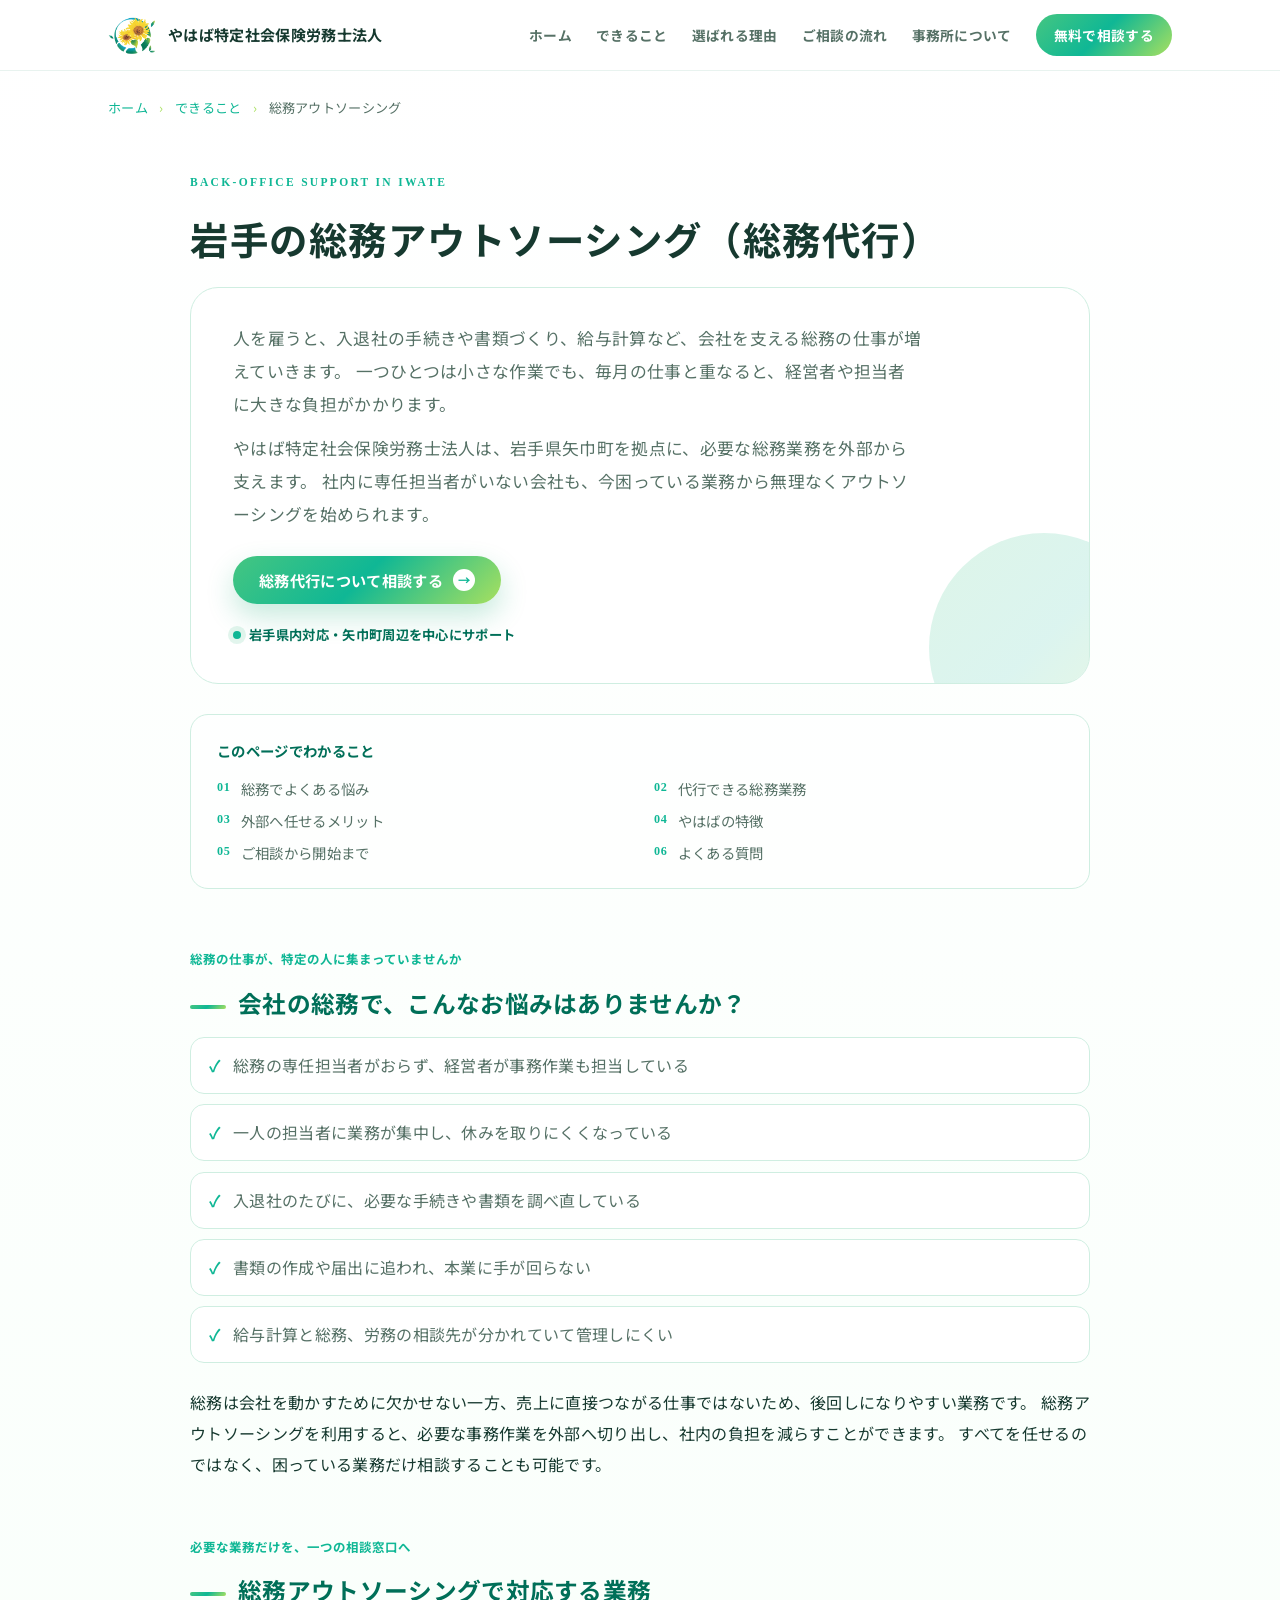
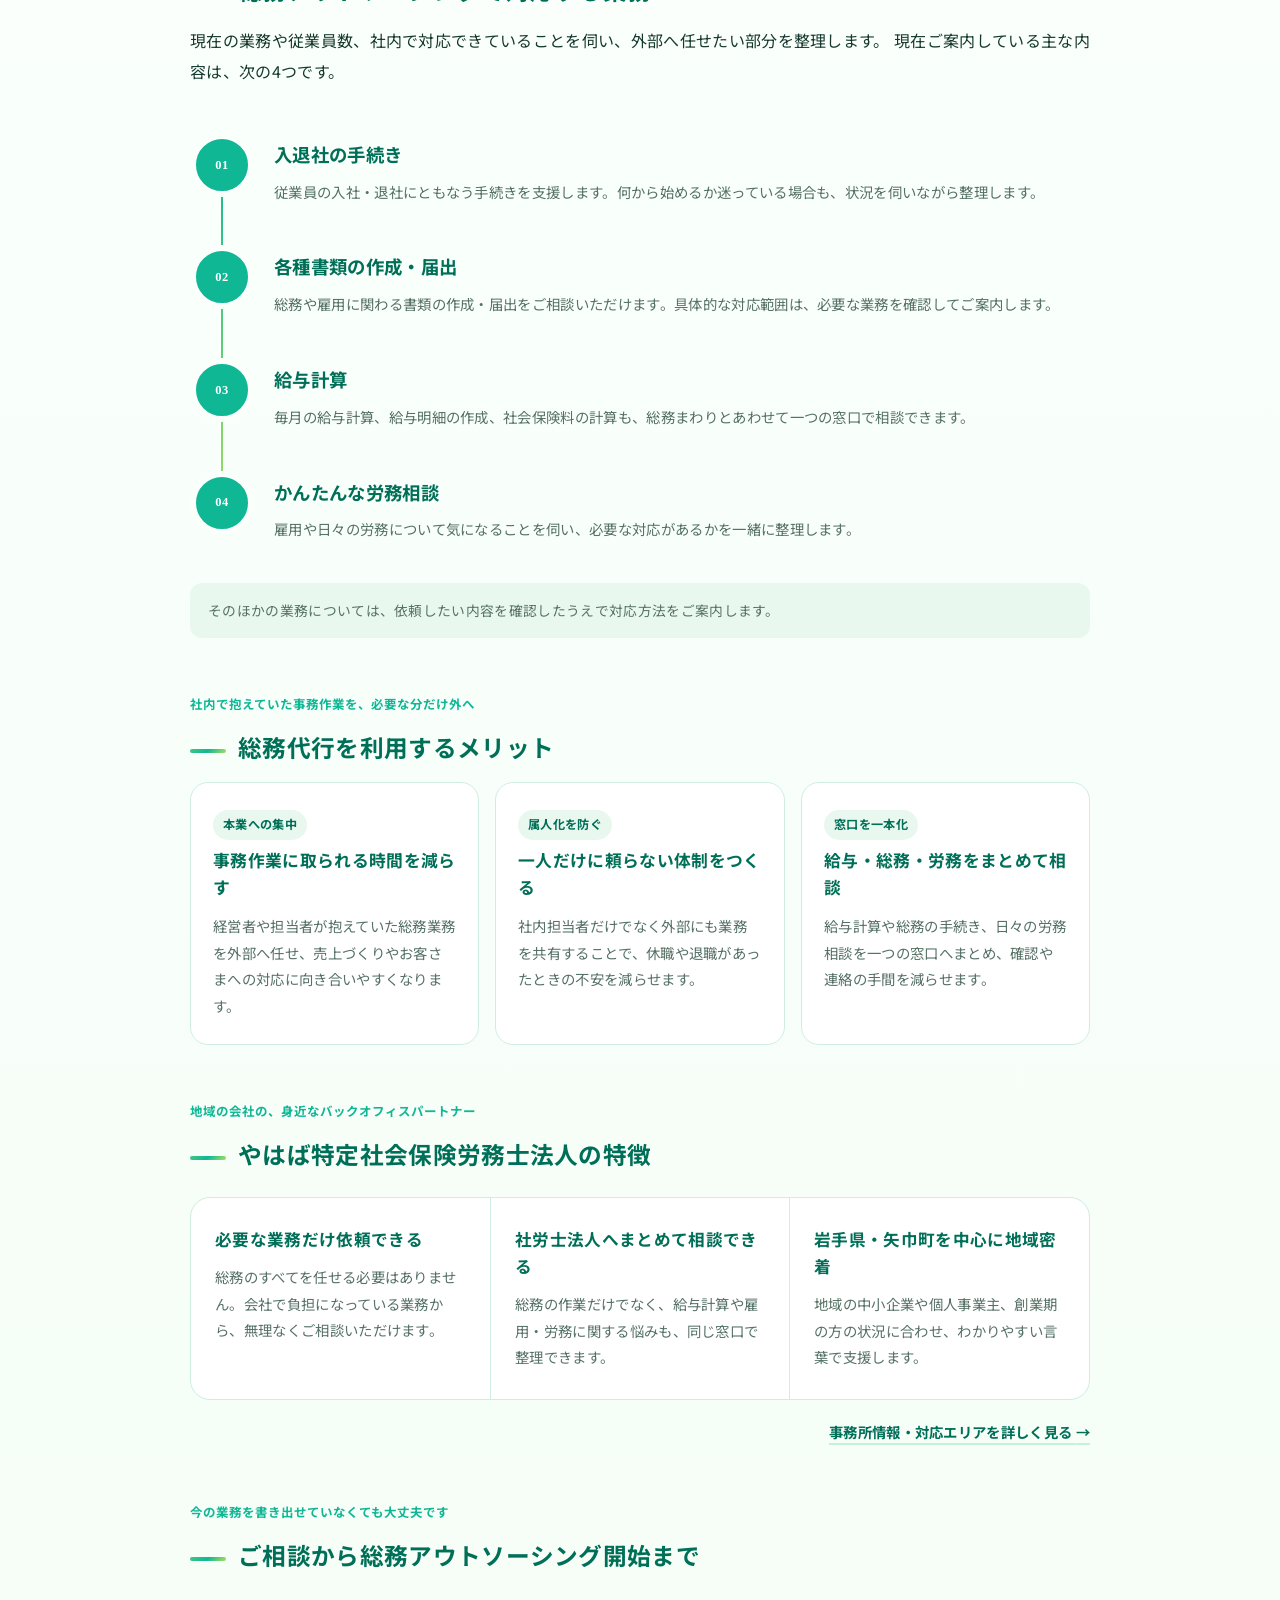
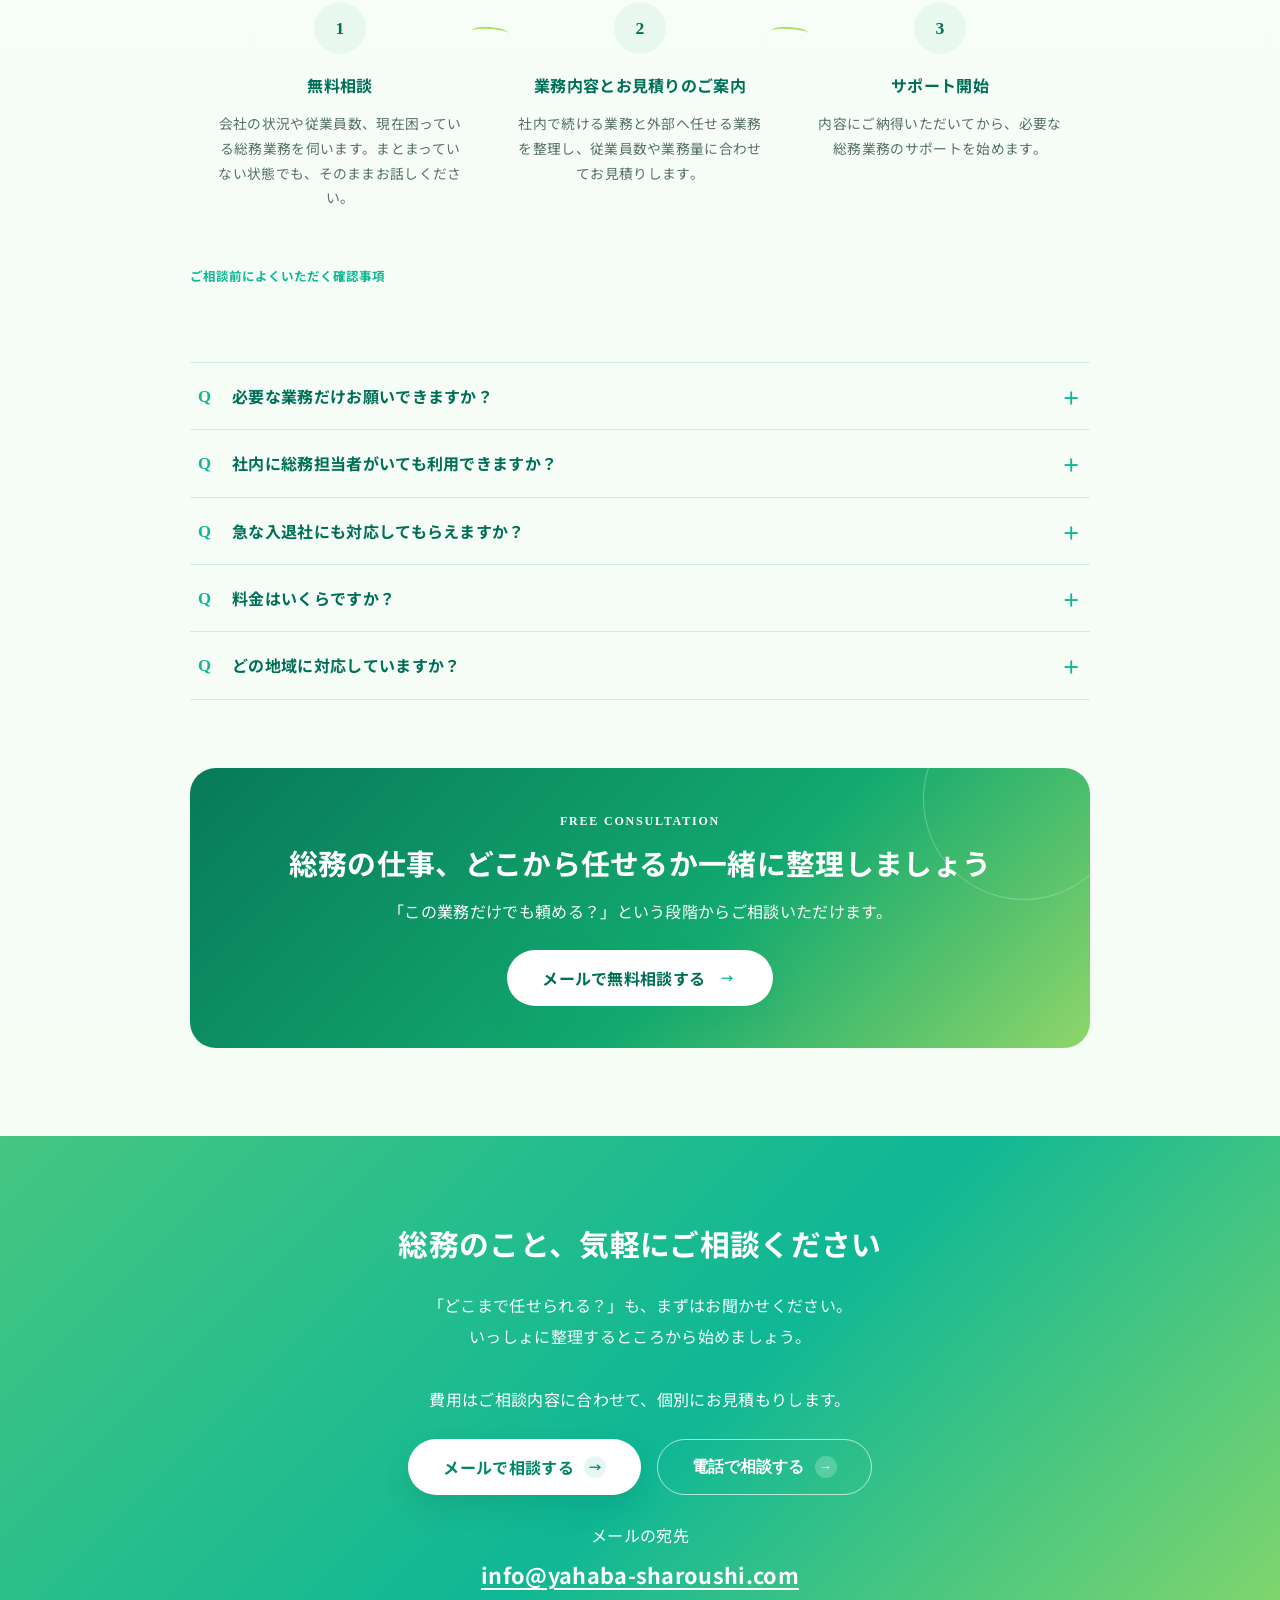
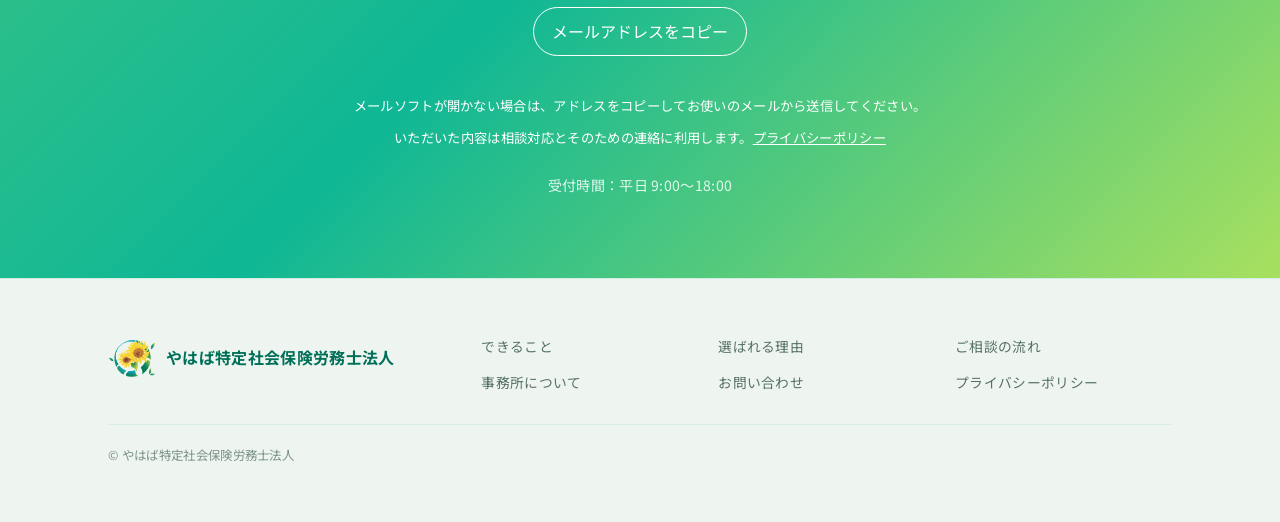
<file: soumu.html>
<!DOCTYPE html>
<html lang="ja">
<head>
<meta charset="UTF-8">
<meta name="viewport" content="width=device-width, initial-scale=1.0">
<title>岩手の総務アウトソーシング・総務代行｜やはば特定社会保険労務士法人</title>
<meta name="description" content="岩手県で総務アウトソーシング・総務代行をご検討の方へ。矢巾町のやはば特定社会保険労務士法人が、入退社の手続き、各種書類の作成・届出、給与計算や労務相談を支援します。">
<link rel="preconnect" href="https://fonts.googleapis.com">
<link rel="preconnect" href="https://fonts.gstatic.com" crossorigin>
<link href="https://fonts.googleapis.com/css2?family=Noto+Sans+JP:wght@400;500;700&display=swap" rel="stylesheet">
<link rel="stylesheet" href="style.css?v=20261026-1">
<link rel="icon" href="favicon.ico?v=20260910-3" sizes="any">
<link rel="icon" type="image/png" sizes="32x32" href="favicon-32.png?v=20260910-3">
<link rel="apple-touch-icon" sizes="180x180" href="apple-touch-icon.png?v=20260910-3">
</head>
<body class="soumu-page">

<!-- ヘッダー（共通） -->
<header class="header" id="top">
  <div class="container header__inner">
    <a href="index.html" class="logo">
      <img class="office-logo" src="assets/yahaba-sunflower-logo.png?v=20260910-3" alt="" width="48" height="50">
      <span class="logo__text">やはば特定<br class="portrait-break">社会保険労務士法人</span>
    </a>
    <nav class="nav" id="nav">
      <a href="index.html">ホーム</a>
      <a href="index.html#services">できること</a>
      <a href="index.html#reasons">選ばれる理由</a>
      <a href="index.html#flow">ご相談の流れ</a>
      <a href="index.html#about">事務所について</a>
      <a href="index.html#contact" class="nav__cta">無料で相談する</a>
    </nav>
    <button class="nav__toggle" id="navToggle" aria-label="メニューを開く" aria-expanded="false">
      <span></span><span></span><span></span>
    </button>
  </div>
</header>

<main>
  <div class="container">
    <!-- パンくず -->
    <nav class="breadcrumb" aria-label="パンくずリスト">
      <a href="index.html">ホーム</a>
      <span class="breadcrumb__sep" aria-hidden="true">›</span>
      <a href="index.html#services">できること</a>
      <span class="breadcrumb__sep" aria-hidden="true">›</span>
      総務アウトソーシング
    </nav>

    <!-- 記事本文 -->
    <article class="article">
      <p class="article__eyebrow">Back-office support in Iwate</p>
      <h1 class="article__title">岩手の総務アウトソーシング（総務代行）</h1>
      <div class="article__lead payroll-hero">
        <p class="payroll-hero__copy">
          人を雇うと、入退社の手続きや書類づくり、給与計算など、会社を支える総務の仕事が増えていきます。
          一つひとつは小さな作業でも、毎月の仕事と重なると、経営者や担当者に大きな負担がかかります。
        </p>
        <p class="payroll-hero__copy">
          やはば特定社会保険労務士法人は、岩手県矢巾町を拠点に、必要な総務業務を外部から支えます。
          社内に専任担当者がいない会社も、今困っている業務から無理なくアウトソーシングを始められます。
        </p>
        <div class="payroll-hero__actions">
          <a href="mailto:info@yahaba-sharoushi.com" class="btn btn--primary">総務代行について相談する</a>
        </div>
        <p class="payroll-hero__area">岩手県内対応・矢巾町周辺を中心にサポート</p>
      </div>

      <nav class="payroll-toc" aria-label="このページの目次">
        <p class="payroll-toc__title">このページでわかること</p>
        <ol class="payroll-toc__list">
          <li><a href="#problems">総務でよくある悩み</a></li>
          <li><a href="#support-detail">代行できる総務業務</a></li>
          <li><a href="#benefits">外部へ任せるメリット</a></li>
          <li><a href="#strengths">やはばの特徴</a></li>
          <li><a href="#start-flow">ご相談から開始まで</a></li>
          <li><a href="#faq">よくある質問</a></li>
        </ol>
      </nav>

      <section id="problems" class="payroll-section">
        <p class="payroll-section__kicker">総務の仕事が、特定の人に集まっていませんか</p>
        <h2>会社の総務で、こんなお悩みはありませんか？</h2>
        <ul class="article__list payroll-problem-list">
          <li>総務の専任担当者がおらず、経営者が事務作業も担当している</li>
          <li>一人の担当者に業務が集中し、休みを取りにくくなっている</li>
          <li>入退社のたびに、必要な手続きや書類を調べ直している</li>
          <li>書類の作成や届出に追われ、本業に手が回らない</li>
          <li>給与計算と総務、労務の相談先が分かれていて管理しにくい</li>
        </ul>
        <p>
          総務は会社を動かすために欠かせない一方、売上に直接つながる仕事ではないため、後回しになりやすい業務です。
          総務アウトソーシングを利用すると、必要な事務作業を外部へ切り出し、社内の負担を減らすことができます。
          すべてを任せるのではなく、困っている業務だけ相談することも可能です。
        </p>
      </section>

      <section id="support-detail" class="payroll-section">
        <p class="payroll-section__kicker">必要な業務だけを、一つの相談窓口へ</p>
        <h2>総務アウトソーシングで対応する業務</h2>
        <p>
          現在の業務や従業員数、社内で対応できていることを伺い、外部へ任せたい部分を整理します。
          現在ご案内している主な内容は、次の4つです。
        </p>
        <div class="payroll-services" aria-label="総務アウトソーシングの対応業務">
          <article class="payroll-service">
            <span class="payroll-service__num" aria-hidden="true">01</span>
            <div>
              <h3>入退社の手続き</h3>
              <p>従業員の入社・退社にともなう手続きを支援します。何から始めるか迷っている場合も、状況を伺いながら整理します。</p>
            </div>
          </article>
          <article class="payroll-service">
            <span class="payroll-service__num" aria-hidden="true">02</span>
            <div>
              <h3>各種書類の作成・届出</h3>
              <p>総務や雇用に関わる書類の作成・届出をご相談いただけます。具体的な対応範囲は、必要な業務を確認してご案内します。</p>
            </div>
          </article>
          <article class="payroll-service">
            <span class="payroll-service__num" aria-hidden="true">03</span>
            <div>
              <h3>給与計算</h3>
              <p>毎月の給与計算、給与明細の作成、社会保険料の計算も、総務まわりとあわせて一つの窓口で相談できます。</p>
            </div>
          </article>
          <article class="payroll-service">
            <span class="payroll-service__num" aria-hidden="true">04</span>
            <div>
              <h3>かんたんな労務相談</h3>
              <p>雇用や日々の労務について気になることを伺い、必要な対応があるかを一緒に整理します。</p>
            </div>
          </article>
        </div>
        <p class="payroll-note">そのほかの業務については、依頼したい内容を確認したうえで対応方法をご案内します。</p>
      </section>

      <section id="benefits" class="payroll-section">
        <p class="payroll-section__kicker">社内で抱えていた事務作業を、必要な分だけ外へ</p>
        <h2>総務代行を利用するメリット</h2>
        <div class="payroll-benefits">
          <article class="payroll-benefit">
            <p class="payroll-benefit__label">本業への集中</p>
            <h3>事務作業に取られる時間を減らす</h3>
            <p>経営者や担当者が抱えていた総務業務を外部へ任せ、売上づくりやお客さまへの対応に向き合いやすくなります。</p>
          </article>
          <article class="payroll-benefit">
            <p class="payroll-benefit__label">属人化を防ぐ</p>
            <h3>一人だけに頼らない体制をつくる</h3>
            <p>社内担当者だけでなく外部にも業務を共有することで、休職や退職があったときの不安を減らせます。</p>
          </article>
          <article class="payroll-benefit">
            <p class="payroll-benefit__label">窓口を一本化</p>
            <h3>給与・総務・労務をまとめて相談</h3>
            <p>給与計算や総務の手続き、日々の労務相談を一つの窓口へまとめ、確認や連絡の手間を減らせます。</p>
          </article>
        </div>
      </section>

      <section id="strengths" class="payroll-section">
        <p class="payroll-section__kicker">地域の会社の、身近なバックオフィスパートナー</p>
        <h2>やはば特定社会保険労務士法人の特徴</h2>
        <div class="payroll-strengths">
          <article class="payroll-strength">
            <h3>必要な業務だけ依頼できる</h3>
            <p>総務のすべてを任せる必要はありません。会社で負担になっている業務から、無理なくご相談いただけます。</p>
          </article>
          <article class="payroll-strength">
            <h3>社労士法人へまとめて相談できる</h3>
            <p>総務の作業だけでなく、給与計算や雇用・労務に関する悩みも、同じ窓口で整理できます。</p>
          </article>
          <article class="payroll-strength">
            <h3>岩手県・矢巾町を中心に地域密着</h3>
            <p>地域の中小企業や個人事業主、創業期の方の状況に合わせ、わかりやすい言葉で支援します。</p>
          </article>
        </div>
        <p class="payroll-inline-link"><a href="index.html#about">事務所情報・対応エリアを詳しく見る <span aria-hidden="true">→</span></a></p>
      </section>

      <section id="start-flow" class="payroll-section">
        <p class="payroll-section__kicker">今の業務を書き出せていなくても大丈夫です</p>
        <h2>ご相談から総務アウトソーシング開始まで</h2>
        <ol class="payroll-flow">
          <li class="payroll-flow__item">
            <span class="payroll-flow__num">1</span>
            <div>
              <h3>無料相談</h3>
              <p>会社の状況や従業員数、現在困っている総務業務を伺います。まとまっていない状態でも、そのままお話しください。</p>
            </div>
          </li>
          <li class="payroll-flow__item">
            <span class="payroll-flow__num">2</span>
            <div>
              <h3>業務内容とお見積りのご案内</h3>
              <p>社内で続ける業務と外部へ任せる業務を整理し、従業員数や業務量に合わせてお見積りします。</p>
            </div>
          </li>
          <li class="payroll-flow__item">
            <span class="payroll-flow__num">3</span>
            <div>
              <h3>サポート開始</h3>
              <p>内容にご納得いただいてから、必要な総務業務のサポートを始めます。</p>
            </div>
          </li>
        </ol>
      </section>

      <section id="price" class="payroll-section" hidden data-pricing-hidden>
        <p class="payroll-section__kicker">従業員数と必要な業務に合わせてご案内します</p>
        <h2>総務アウトソーシングの料金について</h2>
        <div class="payroll-price">
          <div>
            <p class="payroll-price__label">総務サポートプラン</p>
            <p class="payroll-price__value"><span>月額</span> 要お見積り</p>
          </div>
          <p>料金は、従業員数や依頼する業務、業務量などを確認したうえでご案内します。必要な業務だけのご依頼もできます。</p>
        </div>
      </section>

      <section id="faq" class="payroll-section payroll-faq">
        <p class="payroll-section__kicker">ご相談前によくいただく確認事項</p>
        <h2>総務アウトソーシングについてよくあるご質問</h2>
        <div class="payroll-faq__items">
          <details>
            <summary>必要な業務だけお願いできますか？</summary>
            <p>はい。入退社の手続きや書類づくりなど、会社で負担になっている業務からご相談いただけます。</p>
          </details>
          <details>
            <summary>社内に総務担当者がいても利用できますか？</summary>
            <p>現在の役割分担を伺い、社内に残す業務と外部へ任せる業務を整理します。担当者の負担を減らしたい場合もご相談ください。</p>
          </details>
          <details>
            <summary>急な入退社にも対応してもらえますか？</summary>
            <p>必要な時期や現在の状況を確認したうえで、対応方法をご案内します。予定がわかった段階で、できるだけ早めにご相談ください。</p>
          </details>
          <details>
            <summary>料金はいくらですか？</summary>
            <p>従業員数や依頼する業務、業務量によって異なるため、個別にお見積もりします。最初のご相談は無料です。</p>
          </details>
          <details>
            <summary>どの地域に対応していますか？</summary>
            <p>岩手県内に対応し、矢巾町周辺を中心にご相談を承っています。詳しい対応方法はお問い合わせください。</p>
          </details>
        </div>
      </section>

      <aside class="payroll-mini-cta" aria-label="総務アウトソーシングのご相談">
        <p class="payroll-mini-cta__eyebrow">Free consultation</p>
        <h2>総務の仕事、どこから任せるか一緒に整理しましょう</h2>
        <p>「この業務だけでも頼める？」という段階からご相談いただけます。</p>
        <a href="mailto:info@yahaba-sharoushi.com" class="btn btn--primary btn--lg">メールで無料相談する</a>
      </aside>
    </article>
  </div>

  <!-- お問い合わせ（共通CTA） -->
  <section class="cta" id="contact">
    <div class="container cta__inner">
      <h2 class="cta__title">総務のこと、気軽にご相談ください</h2>
      <p class="cta__text">
        「どこまで任せられる？」も、まずはお聞かせください。<br>
        いっしょに整理するところから始めましょう。
      </p>
      <p class="cta__estimate">費用はご相談内容に合わせて、個別にお見積もりします。</p>
      <div class="cta__actions">
        <a href="mailto:info@yahaba-sharoushi.com" class="btn btn--white btn--lg">メールで相談する</a>
        <button type="button" class="btn btn--outline btn--lg phone-modal-open">電話で相談する</button>
      </div>
            <div class="contact-email">
        <p>メールの宛先</p>
        <a class="contact-email__address" href="mailto:info@yahaba-sharoushi.com">info@yahaba-sharoushi.com</a>
        <button type="button" class="contact-email__copy" data-copy-email>メールアドレスをコピー</button>
        <p class="contact-email__status" role="status" aria-live="polite"></p>
        <p class="contact-email__note">メールソフトが開かない場合は、アドレスをコピーしてお使いのメールから送信してください。</p>
        <p class="contact-email__note">いただいた内容は相談対応とそのための連絡に利用します。<a href="privacy.html">プライバシーポリシー</a></p>
      </div>
      <p class="cta__note">受付時間：平日 9:00〜18:00</p>
    </div>
  </section>
</main>

<!-- フッター（共通） -->
<footer class="footer">
  <div class="container footer__inner">
    <div class="footer__brand">
      <img class="office-logo" src="assets/yahaba-sunflower-logo.png?v=20260910-3" alt="" width="48" height="50">
      <span>やはば特定<br class="portrait-break">社会保険労務士法人</span>
    </div>
    <nav class="footer__nav">
      <a href="index.html#services">できること</a>
      <a href="index.html#reasons">選ばれる理由</a>
      <a href="index.html#flow">ご相談の流れ</a>
      <a href="index.html#about">事務所について</a>
      <a href="index.html#contact">お問い合わせ</a>
      <a href="privacy.html">プライバシーポリシー</a>
    </nav>
    <p class="footer__copy">&copy; やはば特定社会保険労務士法人</p>
  </div>
</footer>


<!-- 電話番号ポップアップ -->
<div class="phone-modal" id="phoneModal" aria-hidden="true">
  <div class="phone-modal__overlay" data-phone-close></div>
  <div class="phone-modal__dialog" role="dialog" aria-modal="true" aria-labelledby="phoneModalTitle">
    <button type="button" class="phone-modal__close" aria-label="閉じる" data-phone-close>×</button>
    <p class="phone-modal__eyebrow">お電話でのご相談</p>
    <h2 class="phone-modal__title" id="phoneModalTitle">やはば特定<br class="portrait-break">社会保険労務士法人</h2>
    <a class="phone-modal__number" href="tel:0196133228">019-613-3228</a>
    <p class="phone-modal__note">スマートフォンでは番号をタップすると発信できます。<br>受付時間：平日 9:00〜18:00</p>
  </div>
</div>

<script src="script.js?v=20261027-1"></script>
</body>
</html>
</file>
<file: style.css>
/* ===== ブランド変数：JTI風の余白・透明感・グリーン基調 ===== */
:root{
  --bg:#fbefb; /* 明るい白緑 */
  --paper:#ffffff;
  --main:#12a96f; /* 添付ロゴ寄せ：明るいグリーン */
  --main-dark:#087a59; /* 暗くなりすぎない深緑 */
  --main-soft:#e9f8ef;
  --accent:#8fd66a; /* 黄みのあるライム寄り */
  --accent-2:#caecc2;
  --sub:#f2fbf1;
  --line:#d9efdf;
  --text:#16392f;
  --text-sub:#567166;
  --white:#ffffff;
  --radius:18px;
  --radius-lg:26px;
  --shadow:0 18px 50px rgba(18,169,111,.13);
  --maxw:1120px;
}

*{box-sizing:border-box;}
html{scroll-behavior:smooth;}
body{
  margin:0;
  font-family:"Noto Sans JP",-apple-system,BlinkMacSystemFont,"Segoe UI",sans-serif;
  color:var(--text);
  background:var(--bg);
  line-height:1.95;
  letter-spacing:.02em;
  -webkit-font-smoothing:antialiased;
}
img{max-width:100%;display:block;}
a{color:inherit;text-decoration:none;}
h1,h2,h3,p,dl,dd{margin:0;}
ul,ol{margin:0;padding:0;list-style:none;}

.container{width:100%;max-width:var(--maxw);margin-inline:auto;padding-inline:28px;}

/* ===== ボタン ===== */
.btn{
  display:inline-flex;align-items:center;justify-content:center;gap:.65em;
  padding:13px 26px;border-radius:999px;font-weight:700;font-size:.95rem;
  transition:transform .18s ease, box-shadow .2s ease, background .2s ease, border-color .2s ease;
  white-space:nowrap;line-height:1.4;
}
.btn--lg{padding:16px 34px;font-size:1rem;}
.btn--primary{background:linear-gradient(135deg,#62c56f 0%,#12a96f 52%,#8fd66a 100%);color:var(--white);box-shadow:0 12px 28px rgba(18,169,111,.24);}
.btn--primary:hover{background:linear-gradient(135deg,#52bc68 0%,#0b9864 58%,#7ccb5c 100%);transform:translateY(-2px);}
.btn--ghost{background:var(--white);color:var(--main);border:1px solid var(--line);}
.btn--ghost:hover{background:var(--main-soft);border-color:var(--accent-2);}
.btn--outline{background:transparent;color:var(--white);border:1px solid rgba(255,255,255,.65);}
.btn--outline:hover{background:rgba(255,255,255,.13);}
.btn::after{content:"→";display:grid;place-items:center;flex:none;width:22px;height:22px;border-radius:50%;font-size:.78rem;line-height:1;transition:transform .2s ease;}
.btn--primary::after{background:var(--white);color:var(--main);}
.btn--ghost::after{background:var(--main-soft);color:var(--main);}
.btn--outline::after{background:rgba(255,255,255,.22);color:var(--white);}
.btn:hover::after{transform:translateX(3px);}

/* ===== ヘッダー ===== */
.header{position:sticky;top:0;z-index:50;background:rgba(251,254,251,.84);backdrop-filter:blur(16px);border-bottom:1px solid rgba(0,122,77,.09);transition:background .3s ease, box-shadow .3s ease;}
.header.is-scrolled{background:rgba(251,254,251,.97);box-shadow:0 8px 28px rgba(18,169,111,.09);}
.header__inner{display:flex;align-items:center;justify-content:space-between;height:70px;}
.logo{display:flex;align-items:center;gap:12px;font-weight:700;min-width:0;}
.logo__mark{display:grid;place-items:center;width:36px;height:36px;border-radius:12px;background:linear-gradient(135deg,#6cc56f 0%,#12a96f 55%,#8fd66a 100%);color:var(--white);font-size:.8rem;letter-spacing:.06em;box-shadow:0 10px 22px rgba(18,169,111,.22);}
.logo__text{font-size:.94rem;white-space:nowrap;}
.nav{display:flex;align-items:center;gap:24px;}
.nav a{font-size:.86rem;font-weight:700;color:var(--text-sub);transition:color .2s;}
.nav a:hover{color:var(--main);}
.nav__cta{background:linear-gradient(135deg,#62c56f 0%,#12a96f 58%,#8fd66a 100%);color:var(--white)!important;padding:8px 18px;border-radius:999px;}
.nav__toggle{display:none;flex-direction:column;gap:5px;background:none;border:none;cursor:pointer;padding:8px;}
.nav__toggle span{display:block;width:24px;height:2px;background:var(--main);transition:.3s;}

/* ===== ヒーロー：写真カード＋大きな余白 ===== */
.hero{position:relative;overflow:hidden;background:linear-gradient(180deg,#fbfffb 0%,#f3fbf2 100%);padding:54px 0 88px;}
.hero::before{content:"";position:absolute;inset:auto -10% 26px -10%;height:170px;background:var(--white);transform:rotate(-3deg);transform-origin:center;z-index:0;}
.hero::after{content:"";position:absolute;right:-120px;top:70px;width:420px;height:420px;border-radius:50%;background:radial-gradient(circle,rgba(143,214,106,.24),rgba(18,169,111,.06) 55%,transparent 72%);pointer-events:none;}
.hero__curve{position:absolute;inset:0;width:100%;height:100%;z-index:1;opacity:.85;pointer-events:none;}
.hero__inner{position:relative;z-index:2;display:grid;grid-template-columns:.88fr 1.12fr;gap:54px;align-items:center;}
.hero__body{padding-top:10px;}
.hero__lead{display:inline-flex;align-items:center;gap:10px;color:var(--main);font-weight:700;font-size:.86rem;letter-spacing:.08em;margin-bottom:18px;}
.hero__lead::before{content:"";width:34px;height:1px;background:var(--accent);}
.hero__title{font-size:clamp(2rem,4vw,3.35rem);font-weight:700;line-height:1.35;letter-spacing:.03em;margin-bottom:24px;color:var(--text);}
.hero__text{color:var(--text-sub);font-size:1.02rem;margin-bottom:30px;}
.hero__actions{display:flex;flex-wrap:wrap;gap:14px;margin-bottom:24px;}
.hero__points{display:flex;flex-wrap:wrap;gap:10px 18px;}
.hero__points li{position:relative;padding:7px 12px 7px 32px;border:1px solid var(--line);border-radius:999px;background:rgba(255,255,255,.72);font-size:.84rem;color:var(--text-sub);}
.hero__points li::before{content:"✓";position:absolute;left:13px;color:var(--main);font-weight:700;}
.hero__visual{position:relative;min-height:455px;}
.hero__photo{position:absolute;overflow:hidden;background:var(--sub);box-shadow:var(--shadow);border:1px solid rgba(255,255,255,.8);}
.hero__photo img{width:100%;height:100%;object-fit:cover;filter:saturate(1.08) contrast(1.01) brightness(1.04);}
.hero__photo--large{left:0;top:0;width:69%;height:305px;border-radius:28px;}
.hero__photo--small{right:0;top:34px;width:38%;height:245px;border-radius:18px;}
.hero__photo--thin{right:8%;bottom:0;width:58%;height:160px;border-radius:18px;}
.hero__bigword{position:absolute;left:14%;bottom:92px;color:var(--main);font-size:clamp(2.2rem,5vw,4.8rem);font-weight:500;letter-spacing:.14em;opacity:.78;line-height:1;}

/* ===== 帯 ===== */
.band{background:var(--white);padding:46px 0;text-align:left;border-top:1px solid var(--line);border-bottom:1px solid var(--line);}
.band__text{max-width:820px;margin-inline:auto;color:var(--main-dark);font-size:1.16rem;font-weight:700;line-height:2.05;}

/* ===== セクション共通 ===== */
.section{padding:86px 0;background:var(--bg);}
.section--alt{background:var(--sub);}
.section__head{max-width:760px;margin:0 0 46px;}
.section__head{text-align:left;}
.section__eyebrow{display:block;color:var(--main);font-weight:700;font-size:.72rem;letter-spacing:.2em;text-transform:uppercase;margin-bottom:9px;font-family:Georgia,serif;}
.section__eyebrow::before{content:none;}
.section__title{font-size:clamp(1.65rem,2.8vw,2.35rem);font-weight:700;line-height:1.45;letter-spacing:.04em;margin-bottom:12px;}
.section__desc{color:var(--text-sub);}

/* ===== カード ===== */
.cards{display:grid;grid-template-columns:repeat(3,1fr);gap:24px;}
.card{position:relative;display:flex;flex-direction:column;min-height:330px;background:var(--white);border-radius:var(--radius);padding:30px 26px 28px;box-shadow:none;border:1px solid var(--line);overflow:hidden;transition:transform .2s ease, box-shadow .2s ease, border-color .2s ease;}
.card::before{content:"";position:absolute;left:0;right:0;top:0;height:7px;background:linear-gradient(90deg,#12a96f 0%,#62c56f 55%,#8fd66a 100%);}
.card:hover{transform:translateY(-6px);box-shadow:var(--shadow);border-color:var(--accent-2);}
.card__ico{display:grid;place-items:center;width:54px;height:54px;background:var(--main-soft);border-radius:16px;font-size:1.55rem;margin-bottom:20px;}
.card__title{font-size:1.22rem;font-weight:700;margin-bottom:12px;color:var(--main-dark);}
.card__text{color:var(--text-sub);font-size:.94rem;line-height:1.9;}
.card__more{display:inline-flex;align-items:center;gap:.35em;margin-top:auto;padding-top:22px;color:var(--main);font-weight:700;font-size:.9rem;}
.card:hover .card__more{gap:.7em;}

/* ===== 選ばれる理由 ===== */
.reasons{display:grid;grid-template-columns:repeat(3,1fr);gap:18px;}
.reason{position:relative;background:var(--white);border-radius:16px;padding:28px 24px;border:1px solid var(--line);transition:background .25s ease, color .25s ease, transform .2s ease;}
.reason:hover{background:var(--main);transform:translateY(-5px);}
.reason__num{display:block;color:var(--accent);font-weight:700;font-size:.82rem;letter-spacing:.16em;margin-bottom:14px;}
.reason__title{font-size:1.12rem;font-weight:700;margin-bottom:10px;color:var(--main-dark);}
.reason__text{color:var(--text-sub);font-size:.92rem;line-height:1.85;}
.reason:hover .reason__num,.reason:hover .reason__title{color:var(--white);}
.reason:hover .reason__text{color:rgba(255,255,255,.92);}

/* ===== 流れ ===== */
.flow{display:grid;grid-template-columns:repeat(3,1fr);gap:22px;counter-reset:step;}
.flow__step{position:relative;background:var(--white);border-radius:var(--radius);padding:34px 26px 30px;border:1px solid var(--line);}
.flow__step:not(:last-child)::after{content:"";position:absolute;right:-16px;top:50%;width:28px;height:1px;background:var(--accent-2);}
.flow__num{display:grid;place-items:center;width:46px;height:46px;margin:0 0 18px;background:linear-gradient(135deg,#62c56f 0%,#12a96f 58%,#8fd66a 100%);color:var(--white);border-radius:50%;font-size:1.15rem;font-weight:700;}
.flow__title{font-size:1.12rem;font-weight:700;margin-bottom:10px;}
.flow__text{color:var(--text-sub);font-size:.92rem;}

/* ===== 料金 ===== */
.plans{display:grid;grid-template-columns:repeat(3,1fr);gap:24px;align-items:stretch;}
.plan{position:relative;display:flex;flex-direction:column;background:var(--white);border-radius:var(--radius-lg);padding:34px 28px;border:1px solid var(--line);box-shadow:none;}
.plan--featured{border:2px solid var(--main);box-shadow:var(--shadow);}
.plan__badge{position:absolute;top:18px;right:22px;background:linear-gradient(135deg,#62c56f 0%,#12a96f 58%,#8fd66a 100%);color:var(--white);font-size:.78rem;font-weight:700;padding:4px 14px;border-radius:999px;}
.plan__name{font-size:1.22rem;font-weight:700;color:var(--main-dark);margin-bottom:8px;padding-right:54px;}
.plan__for{color:var(--text-sub);font-size:.88rem;margin-bottom:18px;min-height:2.8em;}
.plan__price{font-size:1.42rem;font-weight:700;color:var(--main);padding-bottom:18px;margin-bottom:18px;border-bottom:1px solid var(--line);}
.plan__from{font-size:.84rem;font-weight:500;color:var(--text-sub);margin-right:8px;}
.plan__list{display:flex;flex-direction:column;gap:9px;margin-bottom:26px;flex-grow:1;}
.plan__list li{position:relative;padding-left:24px;font-size:.92rem;color:var(--text-sub);}
.plan__list li::before{content:"✓";position:absolute;left:0;top:0;color:var(--main);font-weight:700;}
.plan__btn{width:100%;}
.plans__note{text-align:left;color:var(--text-sub);font-size:.88rem;margin-top:28px;}

/* ===== About ===== */
.about{display:grid;grid-template-columns:.92fr 1.08fr;gap:50px;align-items:start;}
.about__text{color:var(--text-sub);margin-bottom:18px;}
.about .section__title{text-align:left;margin-top:6px;}
.info{background:var(--white);border-radius:var(--radius-lg);padding:10px 28px;border:1px solid var(--line);}
.info__row{display:flex;gap:18px;padding:17px 0;border-bottom:1px solid var(--line);}
.info__row:last-child{border-bottom:none;}
.info__row dt{flex:0 0 92px;font-weight:700;color:var(--main-dark);font-size:.9rem;}
.info__row dd{color:var(--text-sub);font-size:.93rem;}
.office-gallery{position:relative;margin-top:52px;width:100%;aspect-ratio:16/6;border-radius:var(--radius-lg);overflow:hidden;border:1px solid var(--line);box-shadow:var(--shadow);background:var(--sub);}
.office-gallery__slide{position:absolute;inset:0;margin:0;opacity:0;animation:officeFade 18s infinite;}
.office-gallery__slide img{width:100%;height:100%;object-fit:cover;display:block;}
.office-gallery__slide:nth-child(1){animation-delay:0s;}
.office-gallery__slide:nth-child(2){animation-delay:6s;}
.office-gallery__slide:nth-child(3){animation-delay:12s;}
@keyframes officeFade{0%{opacity:0;}4%{opacity:1;}30%{opacity:1;}36%{opacity:0;}100%{opacity:0;}}
.office-gallery__note{position:absolute;right:14px;bottom:12px;z-index:2;background:rgba(24,53,42,.55);color:#fff;font-size:.75rem;padding:5px 12px;border-radius:999px;}
@media (prefers-reduced-motion: reduce){.office-gallery__slide{animation:none;}.office-gallery__slide:nth-child(1){opacity:1;}}

/* ===== 代表挨拶 ===== */
.greeting{display:grid;grid-template-columns:280px 1fr;gap:48px;align-items:start;}
.greeting__person{text-align:center;background:var(--white);border-radius:var(--radius-lg);padding:34px 24px;border:1px solid var(--line);position:sticky;top:96px;}
.greeting__photo{display:grid;place-items:center;width:120px;height:120px;margin:0 auto 18px;border-radius:50%;background:var(--main-soft);color:var(--main);font-weight:700;font-size:1.1rem;border:1px solid var(--accent-2);}
.greeting__role{font-size:.84rem;color:var(--text-sub);margin-bottom:4px;}
.greeting__name{font-size:1.18rem;font-weight:700;color:var(--main-dark);}
.greeting__body .section__title{text-align:left;margin-bottom:22px;}
.greeting__text{color:var(--text-sub);margin-bottom:16px;}
.greeting__sign{margin-top:24px;font-weight:700;color:var(--main-dark);text-align:right;}

/* ===== CTA / Footer ===== */
.cta{background:linear-gradient(135deg,#62c56f 0%,#12a96f 52%,#8fd66a 100%);color:var(--white);padding:78px 0;text-align:center;}
.cta__title{font-size:1.86rem;font-weight:700;margin-bottom:18px;}
.cta__text{margin-bottom:32px;opacity:.95;}
.cta__actions{display:flex;flex-wrap:wrap;gap:16px;justify-content:center;}
.cta__note{margin-top:22px;font-size:.88rem;opacity:.85;}
.footer{background:#eef5f0;color:var(--text-sub);padding:54px 0;border-top:1px solid var(--line);}
.footer__inner{display:grid;grid-template-columns:1fr 2fr;gap:28px;align-items:start;}
.footer__brand{display:flex;align-items:center;gap:10px;font-weight:700;color:var(--main-dark);}
.footer__nav{display:grid;grid-template-columns:repeat(3,minmax(0,1fr));gap:10px 20px;}
.footer__nav a{font-size:.86rem;color:var(--text-sub);transition:color .2s;}
.footer__nav a:hover{color:var(--main);}
.footer__copy{grid-column:1/-1;font-size:.78rem;opacity:.75;border-top:1px solid var(--line);padding-top:18px;}

.floating-cta{position:fixed;right:22px;bottom:22px;z-index:60;display:inline-flex;align-items:center;gap:.5em;background:linear-gradient(135deg,#62c56f 0%,#12a96f 58%,#8fd66a 100%);color:var(--white);font-weight:700;font-size:.92rem;padding:13px 22px;border-radius:999px;box-shadow:0 10px 30px rgba(0,122,77,.34);transition:transform .2s ease,background .2s ease;}
.floating-cta::before{content:"💬";font-size:1.05em;}
.floating-cta:hover{background:var(--main-dark);transform:translateY(-3px);}

/* ===== 下層ページ ===== */
.breadcrumb{padding:24px 0 0;font-size:.82rem;color:var(--text-sub);}
.breadcrumb a{color:var(--main);}
.breadcrumb a:hover{text-decoration:underline;}
.breadcrumb__sep{margin:0 8px;color:var(--accent);}
.article{max-width:820px;margin-inline:auto;padding:50px 0 88px;}
.article__eyebrow{display:block;color:var(--main);font-weight:700;font-size:.72rem;letter-spacing:.2em;text-transform:uppercase;margin-bottom:10px;font-family:Georgia,serif;}
.article__eyebrow::before{content:none;}
.article__title{font-size:clamp(1.8rem,3vw,2.55rem);font-weight:700;line-height:1.45;margin-bottom:20px;letter-spacing:.04em;}
.article__lead{color:var(--text-sub);font-size:1.05rem;margin-bottom:8px;background:var(--white);border:1px solid var(--line);border-radius:var(--radius-lg);padding:24px 26px;}
.article h2{font-size:1.48rem;font-weight:700;color:var(--main-dark);line-height:1.5;margin:52px 0 16px;padding-left:16px;border-left:4px solid var(--main);}
.article h3{font-size:1.15rem;font-weight:700;color:var(--main-dark);margin:32px 0 12px;}
.article p{margin-bottom:18px;}
.article__list{display:flex;flex-direction:column;gap:10px;margin:0 0 18px;}
.article__list li{position:relative;padding:12px 16px 12px 42px;color:var(--text-sub);background:var(--white);border:1px solid var(--line);border-radius:14px;}
.article__list li::before{content:"✓";position:absolute;left:18px;top:12px;color:var(--main);font-weight:700;}
.placeholder{background:var(--main-soft);border:1px dashed var(--accent-2);border-radius:var(--radius);padding:18px 22px;margin:24px 0;color:var(--text-sub);font-size:.9rem;}
.placeholder strong{color:var(--main-dark);}

@media (max-width:980px){
  .nav{gap:18px;}.nav a{font-size:.82rem;}
  .hero__inner{grid-template-columns:1fr;gap:36px;}
  .hero__visual{min-height:390px;max-width:680px;width:100%;margin-inline:auto;}
  .cards,.reasons,.flow{grid-template-columns:repeat(2,1fr);}
  .plans{grid-template-columns:1fr;max-width:520px;}
  .plan__for{min-height:0;}
  .about{grid-template-columns:1fr;}
  .greeting{grid-template-columns:1fr;gap:32px;}
  .greeting__person{position:static;max-width:280px;margin-inline:auto;}
  .footer__inner{grid-template-columns:1fr;}
}

@media (max-width:900px){
  .nav{position:fixed;top:70px;left:0;right:0;flex-direction:column;gap:0;align-items:stretch;background:var(--bg);border-bottom:1px solid var(--line);box-shadow:0 12px 24px rgba(0,92,60,.1);max-height:0;overflow:hidden;transition:max-height .3s ease;}
  .nav.is-open{max-height:480px;}
  .nav a{width:100%;padding:15px 24px;border-top:1px solid var(--line);}
  .nav__cta{margin:14px 24px;text-align:center;}
  .nav__toggle{display:flex;}
  .nav__toggle.is-open span:nth-child(1){transform:translateY(7px) rotate(45deg);}
  .nav__toggle.is-open span:nth-child(2){opacity:0;}
  .nav__toggle.is-open span:nth-child(3){transform:translateY(-7px) rotate(-45deg);}
}

@media (max-width:640px){
  .container{padding-inline:20px;}.logo__text{display:none;}
  .hero{padding:42px 0 62px;}.hero::before{height:120px;bottom:10px;}
  .hero__visual{min-height:300px;}.hero__photo--large{width:78%;height:205px;border-radius:22px;}.hero__photo--small{width:43%;height:155px;top:28px;}.hero__photo--thin{width:66%;height:115px;}.hero__bigword{bottom:68px;font-size:2.1rem;}
  .section{padding:58px 0;}.cards,.reasons,.flow{grid-template-columns:1fr;}.flow__step:not(:last-child)::after{display:none;}
  .btn{width:100%;}.hero__actions,.cta__actions{flex-direction:column;}.hero__points{flex-direction:column;align-items:flex-start;gap:8px;}
  .info__row{flex-direction:column;gap:4px;}.info__row dt{flex-basis:auto;}
  .office-gallery{aspect-ratio:16/10;}.footer__nav{grid-template-columns:1fr 1fr;}
  .floating-cta{right:14px;bottom:14px;padding:12px 18px;font-size:.84rem;}
}

/* ===== 仕上げアニメーション：静的サイトのまま上品に動かす ===== */
@keyframes softFadeUp{
  from{opacity:0;transform:translateY(24px);filter:blur(6px);}
  to{opacity:1;transform:translateY(0);filter:blur(0);}
}
@keyframes softFadeRight{
  from{opacity:0;transform:translateX(-22px);filter:blur(5px);}
  to{opacity:1;transform:translateX(0);filter:blur(0);}
}
@keyframes photoFloat{
  0%,100%{transform:translateY(0) scale(1);}
  50%{transform:translateY(-10px) scale(1.012);}
}
@keyframes photoZoom{
  0%,100%{transform:scale(1);}
  50%{transform:scale(1.045);}
}
@keyframes lineDraw{
  from{stroke-dashoffset:1800;}
  to{stroke-dashoffset:0;}
}
@keyframes pulseGlow{
  0%,100%{box-shadow:0 10px 26px rgba(0,122,77,.20);}
  50%{box-shadow:0 14px 34px rgba(0,122,77,.34);}
}
@keyframes arrowNudge{
  0%,100%{transform:translateX(0);}
  50%{transform:translateX(4px);}
}

/* 初回表示：ヒーローを作り込んだ印象に */
.hero__lead{animation:softFadeRight .75s ease both .08s;}
.hero__title{animation:softFadeUp .8s ease both .18s;}
.hero__text{animation:softFadeUp .8s ease both .30s;}
.hero__actions{animation:softFadeUp .8s ease both .42s;}
.hero__points{animation:softFadeUp .8s ease both .54s;}
.hero__bigword{animation:softFadeUp .9s ease both .38s;}
.hero__curve path{stroke-dasharray:1800;stroke-dashoffset:1800;animation:lineDraw 1.8s cubic-bezier(.22,1,.36,1) both .35s;}
.hero__photo{will-change:transform;}
.hero__photo--large{animation:softFadeUp .9s ease both .16s, photoFloat 8s ease-in-out infinite 1.2s;}
.hero__photo--small{animation:softFadeUp .9s ease both .34s, photoFloat 9s ease-in-out infinite 1.6s;}
.hero__photo--thin{animation:softFadeUp .9s ease both .52s, photoFloat 10s ease-in-out infinite 1.8s;}
.hero__photo img{animation:photoZoom 14s ease-in-out infinite;will-change:transform;}

/* スクロール表示 */
.js-enabled .js-reveal{opacity:0;transform:translateY(28px);filter:blur(6px);transition:opacity .75s ease,transform .75s ease,filter .75s ease;will-change:opacity,transform,filter;}
.js-enabled .js-reveal.is-visible{opacity:1;transform:translateY(0);filter:blur(0);}
.js-enabled .js-reveal[data-reveal="left"]{transform:translateX(-28px);}
.js-enabled .js-reveal[data-reveal="right"]{transform:translateX(28px);}
.js-enabled .js-reveal[data-reveal="left"].is-visible,
.js-enabled .js-reveal[data-reveal="right"].is-visible{transform:translateX(0);}
.js-enabled .js-reveal[data-reveal="scale"]{transform:translateY(18px) scale(.96);}
.js-enabled .js-reveal[data-reveal="scale"].is-visible{transform:translateY(0) scale(1);}

/* カード群は順番に出す */
.js-enabled .cards .card:nth-child(1),
.js-enabled .reasons .reason:nth-child(1),
.js-enabled .flow .flow__step:nth-child(1),
.js-enabled .plans .plan:nth-child(1){transition-delay:.04s;}
.js-enabled .cards .card:nth-child(2),
.js-enabled .reasons .reason:nth-child(2),
.js-enabled .flow .flow__step:nth-child(2),
.js-enabled .plans .plan:nth-child(2){transition-delay:.12s;}
.js-enabled .cards .card:nth-child(3),
.js-enabled .reasons .reason:nth-child(3),
.js-enabled .flow .flow__step:nth-child(3),
.js-enabled .plans .plan:nth-child(3){transition-delay:.20s;}
.js-enabled .reasons .reason:nth-child(4){transition-delay:.08s;}
.js-enabled .reasons .reason:nth-child(5){transition-delay:.16s;}
.js-enabled .reasons .reason:nth-child(6){transition-delay:.24s;}

/* ホバーの質感を少し上げる */
.card,.plan,.reason,.flow__step,.info,.greeting__person,.article__lead,.article__list li{transition:transform .22s ease,box-shadow .22s ease,border-color .22s ease,background .22s ease,color .22s ease;}
.plan:hover,.flow__step:hover,.article__list li:hover{transform:translateY(-4px);box-shadow:var(--shadow);border-color:var(--accent-2);}
.info:hover,.greeting__person:hover{box-shadow:var(--shadow);}
.btn:hover::after,.card:hover .card__more span{animation:arrowNudge .55s ease both;}
.floating-cta{animation:pulseGlow 4.2s ease-in-out infinite;}

/* スライドショーも少しリッチに */
.office-gallery__slide img{animation:officeImageZoom 18s ease-in-out infinite;}
@keyframes officeImageZoom{
  0%{transform:scale(1);}
  30%{transform:scale(1.055);}
  36%{transform:scale(1.055);}
  100%{transform:scale(1);}
}

/* 下層ページの読み始めにも動きを付ける */
.breadcrumb{animation:softFadeRight .65s ease both .06s;}
.article__eyebrow{animation:softFadeRight .65s ease both .12s;}
.article__title{animation:softFadeUp .75s ease both .20s;}
.article__lead{animation:softFadeUp .75s ease both .32s;}

/* 動きを減らす設定の人には停止 */
@media (prefers-reduced-motion: reduce){
  *,*::before,*::after{animation-duration:.01ms!important;animation-iteration-count:1!important;scroll-behavior:auto!important;transition-duration:.01ms!important;}
  .js-enabled .js-reveal{opacity:1!important;transform:none!important;filter:none!important;}
}

/* =========================================================
   追加改善版：実写写真・明るいグリーン・上品な動き
   ========================================================= */
:root{
  --bg:#fbfffb;
  --brand-grad:linear-gradient(135deg,#31c879 0%,#0fb486 48%,#9be15d 100%);
  --brand-grad-soft:linear-gradient(135deg,rgba(49,200,121,.18) 0%,rgba(15,180,134,.16) 48%,rgba(155,225,93,.22) 100%);
  --main:#0fb486;
  --main-dark:#006f58;
  --accent:#9be15d;
  --accent-2:#b7efd7;
  --line:#cceadd;
  --shadow:0 22px 60px rgba(15,180,134,.16);
}

body{background:linear-gradient(180deg,#ffffff 0%,#f8fffa 42%,#f3fbf2 100%);}

.logo__mark,.nav__cta,.btn--primary,.cta,.floating-cta,.plan__badge,.flow__num{background:var(--brand-grad)!important;}
.header{background:rgba(255,255,255,.72);backdrop-filter:blur(14px);}
.header.is-scrolled{background:rgba(255,255,255,.94);}

/* トップ：添付動画寄せ。大きなグリーン面から写真が浮き上がる印象 */
.hero{
  min-height:calc(100vh - 70px);
  display:flex;
  align-items:center;
  background:
    radial-gradient(circle at 78% 22%,rgba(155,225,93,.38) 0 9%,transparent 24%),
    radial-gradient(circle at 88% 68%,rgba(15,180,134,.22) 0 8%,transparent 24%),
    linear-gradient(160deg,#ffffff 0%,#f1fff6 38%,#1fc779 38%,#0eb486 100%);
  padding:62px 0 104px;
}
.hero::before{
  content:"";
  position:absolute;
  inset:auto -8% -68px -8%;
  height:210px;
  background:#fff;
  transform:rotate(-3.2deg);
  z-index:0;
}
.hero::after{
  content:"";
  position:absolute;
  right:-110px;
  top:130px;
  width:520px;
  height:520px;
  border-radius:50%;
  background:radial-gradient(circle,rgba(255,255,255,.46),rgba(155,225,93,.16) 42%,transparent 70%);
  animation:breathingBlob 7.5s ease-in-out infinite;
}
.hero__curve{opacity:.92;mix-blend-mode:screen;}
.hero__curve path{stroke:#ffffff;stroke-width:3;}
.hero__inner{grid-template-columns:.9fr 1.1fr;}
.hero__body{position:relative;z-index:3;background:rgba(255,255,255,.78);border:1px solid rgba(255,255,255,.85);border-radius:32px;padding:40px 42px;box-shadow:0 28px 80px rgba(0,111,88,.14);backdrop-filter:blur(12px);}
.hero__lead,.hero__title{color:#004d3e;}
.hero__text{color:#496a60;}
.hero__points li{background:rgba(255,255,255,.78);border-color:rgba(183,239,215,.9);}
.hero__visual{position:relative;min-height:520px;}
.hero__photo{position:absolute;overflow:hidden;background:#fff;box-shadow:0 28px 80px rgba(0,111,88,.22);border:8px solid rgba(255,255,255,.92);margin:0;}
.hero__photo img{width:100%;height:100%;object-fit:cover;filter:saturate(1.06) brightness(1.06) contrast(1.02);}
.hero__photo::after{content:"";position:absolute;inset:0;background:linear-gradient(180deg,transparent 50%,rgba(0,111,88,.12));pointer-events:none;}
.hero__photo--large{left:0;top:20px;width:70%;height:330px;border-radius:34px;}
.hero__photo--small{right:0;top:76px;width:40%;height:245px;border-radius:26px;}
.hero__photo--thin{right:10%;bottom:28px;width:60%;height:168px;border-radius:26px;}
.hero__bigword{position:absolute;left:6%;bottom:8px;color:rgba(255,255,255,.72);font-size:clamp(2.4rem,5.5vw,5.3rem);font-weight:700;letter-spacing:.16em;line-height:1;text-shadow:0 10px 30px rgba(0,111,88,.12);}

/* 画像1：共感セクション。青緑〜ライム背景＋ぼかし円の明滅 */
.band{
  position:relative;
  overflow:hidden;
  background:var(--brand-grad);
  color:#fff;
  padding:72px 0;
  border-top:1px solid rgba(15,180,134,.25);
  border-bottom:1px solid rgba(15,180,134,.25);
}
.band::before,.band::after{
  content:"";
  position:absolute;
  width:360px;
  height:360px;
  border-radius:50%;
  filter:blur(18px);
  background:radial-gradient(circle,rgba(255,255,255,.42),rgba(155,225,93,.18) 44%,transparent 70%);
  animation:breathingBlob 6.8s ease-in-out infinite;
}
.band::before{left:6%;top:-150px;}
.band::after{right:10%;bottom:-190px;animation-delay:2s;}
.band .container{position:relative;z-index:1;}
.band__text{color:#fff;text-shadow:0 8px 24px rgba(0,111,88,.16);}

/* 画像2：サービスカードの背面に実写写真、ホバーで浮き上がり＋写真拡大 */
.cards{gap:28px;}
.card{
  isolation:isolate;
  min-height:390px;
  padding:170px 28px 28px;
  border-radius:26px;
  border:1px solid rgba(204,234,221,.95);
  background:#fff;
  box-shadow:0 14px 44px rgba(15,180,134,.08);
}
.card::before{
  content:"";
  position:absolute;
  inset:0 0 auto 0;
  height:148px;
  background-size:cover;
  background-position:center;
  transform:scale(1);
  transition:transform .75s cubic-bezier(.22,1,.36,1),filter .3s ease;
  z-index:-2;
}
.card::after{
  content:"";
  position:absolute;
  inset:0 0 auto 0;
  height:148px;
  background:linear-gradient(180deg,rgba(0,111,88,.05),rgba(0,111,88,.28));
  z-index:-1;
}
.card--payroll::before{background-image:url("assets/photos/service-pay.png");}
.card--soumu::before{background-image:url("assets/photos/service-backoffice.png");}
.card--roumu::before{background-image:url("assets/photos/service-labor.png");}
.card:hover{transform:translateY(-12px);box-shadow:0 28px 70px rgba(15,180,134,.18);border-color:var(--accent-2);}
.card:hover::before{transform:scale(1.08);filter:saturate(1.12) brightness(1.06);}
.card__ico{
  position:absolute;
  left:26px;
  top:110px;
  width:auto;
  min-width:74px;
  height:42px;
  padding:0 14px;
  border-radius:999px;
  background:rgba(255,255,255,.94);
  color:var(--main-dark);
  font-size:.72rem;
  letter-spacing:.08em;
  font-weight:800;
  box-shadow:0 10px 26px rgba(0,111,88,.12);
}

/* 画像3：理由カードはホバーで青緑〜ライムグラデーション */
.section{position:relative;overflow:hidden;}
.section::after{
  content:"";
  position:absolute;
  left:-5%;right:-5%;top:18px;
  height:64px;
  opacity:.22;
  pointer-events:none;
  background:url("data:image/svg+xml,%3Csvg xmlns='http://www.w3.org/2000/svg' viewBox='0 0 1440 90' preserveAspectRatio='none'%3E%3Cpath d='M0,55 C180,5 330,85 510,35 C720,-20 880,115 1080,45 C1240,-10 1340,20 1440,5' fill='none' stroke='%230fb486' stroke-width='2.4' stroke-linecap='round'/%3E%3C/svg%3E") center/100% 100% no-repeat;
  animation:waveDrift 9s ease-in-out infinite;
}
.reason{border-radius:24px;background:#fff;border:1px solid var(--line);box-shadow:0 12px 34px rgba(15,180,134,.06);}
.reason:hover{background:var(--brand-grad)!important;transform:translateY(-8px);box-shadow:0 26px 64px rgba(15,180,134,.2);}
.reason:hover .reason__num,.reason:hover .reason__title,.reason:hover .reason__text{color:#fff;}

/* 画像4：流れカードは4pxグラデーション枠 */
.flow__step{
  border:4px solid transparent!important;
  background:linear-gradient(#fff,#fff) padding-box,var(--brand-grad) border-box;
  border-radius:26px;
  box-shadow:0 12px 34px rgba(15,180,134,.06);
}
.flow__step:not(:last-child)::after{height:2px;background:linear-gradient(90deg,#0fb486,#9be15d);}
.flow__step:hover{transform:translateY(-8px);box-shadow:0 26px 64px rgba(15,180,134,.18);}

/* 実写感を増やす：代表・事務所 */
.greeting__photo{
  width:168px;height:168px;border-radius:36px;
  background:url("assets/photos/hero-office.jpg") center/cover no-repeat;
  color:transparent;border:6px solid #fff;box-shadow:0 18px 50px rgba(15,180,134,.15);
}
.office-gallery{border-radius:32px;box-shadow:0 24px 70px rgba(15,180,134,.14);}
.office-gallery__slide img{filter:saturate(1.05) brightness(1.05);}

/* 下層ページ：実写背景の見出し感 */
.article__lead{position:relative;overflow:hidden;border-radius:28px;background:#fff;}
.article__lead::after{content:"";position:absolute;right:-40px;bottom:-40px;width:170px;height:170px;border-radius:50%;background:var(--brand-grad-soft);animation:breathingBlob 7s ease-in-out infinite;}
.article h2{border-left:0;padding-left:0;}
.article h2::before{content:"";display:inline-block;width:36px;height:4px;border-radius:999px;background:var(--brand-grad);vertical-align:middle;margin-right:12px;}

@keyframes breathingBlob{
  0%,100%{opacity:.62;transform:scale(1);}
  50%{opacity:1;transform:scale(1.16);}
}
@keyframes waveDrift{
  0%,100%{transform:translateX(0) translateY(0);}
  50%{transform:translateX(38px) translateY(8px);}
}

/* スクロール時は下から上に止まる動きへ統一 */
.js-enabled .js-reveal,
.js-enabled .js-reveal[data-reveal="left"],
.js-enabled .js-reveal[data-reveal="right"],
.js-enabled .js-reveal[data-reveal="scale"]{
  opacity:0;
  transform:translateY(42px) scale(.985);
  filter:blur(7px);
  transition:opacity .82s cubic-bezier(.22,1,.36,1),transform .82s cubic-bezier(.22,1,.36,1),filter .82s ease;
}
.js-enabled .js-reveal.is-visible,
.js-enabled .js-reveal[data-reveal="left"].is-visible,
.js-enabled .js-reveal[data-reveal="right"].is-visible,
.js-enabled .js-reveal[data-reveal="scale"].is-visible{
  opacity:1;
  transform:translateY(0) scale(1);
  filter:blur(0);
}

@media (max-width:980px){
  .hero{min-height:auto;background:linear-gradient(160deg,#ffffff 0%,#f1fff6 42%,#1fc779 42%,#0eb486 100%);}
  .hero__body{padding:32px 28px;}
}
@media (max-width:640px){
  .hero{padding:34px 0 76px;background:linear-gradient(170deg,#fff 0%,#f3fff7 52%,#1fc779 52%,#0eb486 100%);}
  .hero__body{border-radius:24px;padding:26px 22px;}
  .hero__visual{min-height:330px;}
  .hero__photo--large{width:82%;height:210px;}
  .hero__photo--small{width:48%;height:150px;right:0;top:36px;}
  .hero__photo--thin{width:70%;height:118px;right:5%;bottom:28px;}
  .hero__bigword{font-size:2rem;bottom:0;}
  .card{min-height:360px;padding-top:160px;}
}

/* =========================================================
   FINAL REQUEST PATCH：日本人実写写真＋リッチモーション強化
   ========================================================= */
:root{
  --brand-grad:linear-gradient(135deg,#45c681 0%,#0fb795 48%,#a8e05f 100%);
  --brand-grad-soft:linear-gradient(135deg,rgba(69,198,129,.18) 0%,rgba(15,183,149,.15) 48%,rgba(168,224,95,.20) 100%);
  --main:#0fb795;
  --main-dark:#006f58;
  --accent:#a8e05f;
  --accent-2:#c5f2d4;
  --line:#cfeee1;
}

/* 1. トップヒーロー：大きな円形グラデーション＋写真カード切り替え */
.hero{
  overflow:hidden;
  background:
    radial-gradient(circle at 69% 46%,rgba(255,255,255,.62) 0 12%,transparent 23%),
    linear-gradient(160deg,#ffffff 0%,#f2fff8 34%,#3fca82 34%,#0fb795 65%,#a8e05f 100%)!important;
}
.hero::after{
  right:5%;
  top:50%;
  width:min(62vw,740px);
  height:min(62vw,740px);
  transform:translateY(-50%);
  background:radial-gradient(circle,rgba(168,224,95,.88) 0%,rgba(15,183,149,.74) 43%,rgba(69,198,129,.22) 67%,transparent 72%)!important;
  filter:blur(.5px);
  animation:heroCircleGrow 9s cubic-bezier(.22,1,.36,1) infinite!important;
  z-index:0;
}
.hero__inner{position:relative;z-index:2;}
.hero__body{
  animation:heroPanelIn .9s cubic-bezier(.22,1,.36,1) both .08s;
}
.hero__lead{animation:lineUp .72s cubic-bezier(.22,1,.36,1) both .18s!important;}
.hero__title{overflow:hidden;}
.hero__title span{
  display:block;
  opacity:0;
  transform:translateY(32px);
  animation:lineUp .82s cubic-bezier(.22,1,.36,1) both;
}
.hero__title span:nth-child(1){animation-delay:.30s;}
.hero__title span:nth-child(2){animation-delay:.46s;}
.hero__text{animation:lineUp .78s cubic-bezier(.22,1,.36,1) both .62s!important;}
.hero__actions{animation:lineUp .78s cubic-bezier(.22,1,.36,1) both .84s!important;}
.hero__points{animation:lineUp .78s cubic-bezier(.22,1,.36,1) both 1.02s!important;}
.hero__visual::before{
  content:"";
  position:absolute;
  inset:4% -6% 2% 2%;
  border-radius:999px;
  background:radial-gradient(circle,rgba(255,255,255,.55),rgba(168,224,95,.32) 36%,rgba(15,183,149,.20) 60%,transparent 72%);
  filter:blur(12px);
  animation:visualBreath 8s ease-in-out infinite;
  z-index:0;
}
.hero__photo{
  z-index:1;
  border:9px solid rgba(255,255,255,.95);
  box-shadow:0 34px 90px rgba(0,111,88,.28),0 10px 26px rgba(255,255,255,.24) inset;
}
.hero__photo--large{animation:cardFadeZoom 12s ease-in-out infinite 0s, heroPhotoIn .9s cubic-bezier(.22,1,.36,1) both .32s!important;}
.hero__photo--small{animation:cardFadeZoom 12s ease-in-out infinite 3.8s, heroPhotoIn .9s cubic-bezier(.22,1,.36,1) both .54s!important;}
.hero__photo--thin{animation:cardFadeZoom 12s ease-in-out infinite 7.6s, heroPhotoIn .9s cubic-bezier(.22,1,.36,1) both .76s!important;}
.hero__photo img{animation:kenBurns 15s ease-in-out infinite!important;}
.hero__bigword{animation:lineUp .9s cubic-bezier(.22,1,.36,1) both 1.02s!important;}

/* 右の丸アイコンは削除。代わりにSCROLL表示 */
.scroll-guide{
  position:fixed;
  right:26px;
  top:50%;
  transform:translateY(-50%);
  z-index:45;
  display:flex;
  flex-direction:column;
  align-items:center;
  gap:12px;
  color:#00735f;
  font-size:.72rem;
  font-weight:800;
  letter-spacing:.18em;
  writing-mode:vertical-rl;
  text-decoration:none;
}
.scroll-guide i{
  display:block;
  width:2px;
  height:72px;
  border-radius:999px;
  background:linear-gradient(180deg,#0fb795,#a8e05f);
  position:relative;
  overflow:hidden;
}
.scroll-guide i::after{
  content:"";
  position:absolute;
  left:0;top:-35%;
  width:100%;height:35%;
  background:#fff;
  box-shadow:0 0 12px rgba(255,255,255,.9);
  animation:scrollLine 1.8s ease-in-out infinite;
}

/* 2. 共感セクション：呼吸するグラデーション背景 */
.band{
  min-height:250px;
  display:flex;
  align-items:center;
  background:linear-gradient(120deg,rgba(69,198,129,.92),rgba(15,183,149,.96) 48%,rgba(168,224,95,.92))!important;
}
.band__text{
  font-size:clamp(1.18rem,2.2vw,1.65rem)!important;
  font-weight:800!important;
  letter-spacing:.04em;
  line-height:2.05!important;
}
.band__text::before,.band__text::after{
  content:"“";
  font-family:Georgia,serif;
  font-size:2.5em;
  line-height:0;
  opacity:.38;
  vertical-align:-.32em;
}
.band__text::after{content:"”";vertical-align:-.48em;}

/* 3. サービスカード：日本人実写写真背景＋ホバー拡大 */
.card--payroll::before{background-image:url("assets/photos/service-pay.png")!important;background-position:center;}
.card--soumu::before{background-image:url("assets/photos/service-backoffice.png")!important;background-position:center;}
.card--roumu::before{background-image:url("assets/photos/service-labor.png")!important;background-position:center;}
.card::before{height:165px!important;filter:saturate(1.04) brightness(.88) blur(.2px);}
.card::after{height:165px!important;background:linear-gradient(180deg,rgba(0,111,88,.12),rgba(0,111,88,.38))!important;}
.card{padding-top:190px!important;overflow:hidden;}
.card:hover::before{transform:scale(1.12)!important;filter:saturate(1.10) brightness(1.02) blur(0);}

/* 4. 選ばれる理由：ホバー時グラデーション＋波形 */
.reason{overflow:hidden;position:relative;}
.reason::after{
  content:"";
  position:absolute;
  inset:auto -20% 16px -20%;
  height:70px;
  opacity:0;
  background:url("data:image/svg+xml,%3Csvg xmlns='http://www.w3.org/2000/svg' viewBox='0 0 800 100' preserveAspectRatio='none'%3E%3Cpath d='M0 60 C130 10 240 95 380 46 C520 0 625 100 800 34' fill='none' stroke='rgba(255,255,255,.6)' stroke-width='4' stroke-linecap='round'/%3E%3C/svg%3E") center/100% 100% no-repeat;
  transform:translateX(-20px);
  transition:opacity .28s ease;
  animation:reasonWave 5s ease-in-out infinite;
  pointer-events:none;
}
.reason:hover::after{opacity:1;}
.reason__num{font-size:2rem!important;line-height:1;}
.reason:hover .reason__num{transform:scale(1.16);}

/* 5. 流れ：4pxグラデーション枠＋波形接続 */
.flow{position:relative;}
.flow::before{
  content:"";
  position:absolute;
  left:9%;right:9%;top:50%;height:84px;
  transform:translateY(-50%);
  background:url("data:image/svg+xml,%3Csvg xmlns='http://www.w3.org/2000/svg' viewBox='0 0 1000 120' preserveAspectRatio='none'%3E%3Cpath d='M0 62 C125 18 230 102 350 58 C485 10 575 108 710 58 C835 13 910 78 1000 48' fill='none' stroke='%230fb795' stroke-width='4' stroke-linecap='round' stroke-dasharray='14 18'/%3E%3C/svg%3E") center/100% 100% no-repeat;
  opacity:.28;
  animation:flowWave 7.2s ease-in-out infinite;
  pointer-events:none;
}
.flow__step{position:relative;z-index:1;}
.flow__step:not(:last-child)::after{display:none!important;}
.flow__step{border:4px solid transparent!important;background:linear-gradient(#fff,#fff) padding-box,var(--brand-grad) border-box!important;}

/* 既存フローティングは少し控えめに */
.floating-cta{right:24px;bottom:24px;}

@keyframes heroCircleGrow{
  0%,100%{opacity:.82;transform:translateY(-50%) scale(.92);}
  48%{opacity:1;transform:translateY(-50%) scale(1.08);}
}
@keyframes visualBreath{
  0%,100%{opacity:.55;transform:scale(.94) translateY(0);}
  50%{opacity:1;transform:scale(1.06) translateY(-10px);}
}
@keyframes lineUp{
  from{opacity:0;transform:translateY(30px);filter:blur(8px);}
  to{opacity:1;transform:translateY(0);filter:blur(0);}
}
@keyframes heroPanelIn{
  from{opacity:0;transform:translateY(28px) scale(.98);filter:blur(10px);}
  to{opacity:1;transform:translateY(0) scale(1);filter:blur(0);}
}
@keyframes heroPhotoIn{
  from{opacity:0;transform:translateY(44px) scale(.94) rotate(-1deg);filter:blur(10px);}
  to{opacity:1;transform:translateY(0) scale(1) rotate(0);filter:blur(0);}
}
@keyframes cardFadeZoom{
  0%,8%{opacity:.45;filter:saturate(.96) brightness(.92);}
  18%,42%{opacity:1;filter:saturate(1.08) brightness(1.06);}
  55%,100%{opacity:.58;filter:saturate(.98) brightness(.96);}
}
@keyframes kenBurns{
  0%,100%{transform:scale(1.02) translate(0,0);}
  50%{transform:scale(1.10) translate(-1.5%,1.2%);}
}
@keyframes scrollLine{
  0%{top:-35%;opacity:0;}
  25%{opacity:1;}
  100%{top:105%;opacity:0;}
}
@keyframes reasonWave{
  0%,100%{transform:translateX(-24px);}
  50%{transform:translateX(24px);}
}
@keyframes flowWave{
  0%,100%{transform:translateY(-50%) translateX(-12px);}
  50%{transform:translateY(-50%) translateX(24px);}
}

@media (max-width:980px){
  .scroll-guide{display:none;}
  .hero::after{width:560px;height:560px;right:-130px;top:58%;}
  .hero__title span{display:inline;}
}
@media (max-width:640px){
  .hero::after{width:420px;height:420px;right:-180px;top:50%;}
  .hero__title span{display:inline;}
  .band{min-height:220px;padding:48px 0;}
  .flow::before{display:none;}
}
.greeting__photo{background:url("assets/photos/hero-office.jpg") center/cover no-repeat!important;}

/* ===== 追加修正：各セクション上部の波線をゆっくり波打たせる ===== */
.section{
  position:relative;
  overflow:hidden;
}
.section > .container{
  position:relative;
  z-index:1;
}
.section::before,
.section::after{
  content:"";
  position:absolute;
  left:-12%;
  right:-12%;
  top:18px;
  height:82px;
  pointer-events:none;
  z-index:0;
  transform-origin:center;
  will-change:transform,opacity,background-position;
}
.section::before{
  opacity:.26;
  background:url("data:image/svg+xml,%3Csvg xmlns='http://www.w3.org/2000/svg' viewBox='0 0 1600 100' preserveAspectRatio='none'%3E%3Cpath d='M0,52 C190,8 350,84 540,44 C735,2 900,92 1110,46 C1290,8 1440,36 1600,20' fill='none' stroke='%230fb795' stroke-width='2.6' stroke-linecap='round'/%3E%3C/svg%3E") 0 50%/115% 100% no-repeat;
  animation:sectionWaveBreath 16s ease-in-out infinite;
}
.section::after{
  top:26px;
  opacity:.15;
  background:url("data:image/svg+xml,%3Csvg xmlns='http://www.w3.org/2000/svg' viewBox='0 0 1600 100' preserveAspectRatio='none'%3E%3Cpath d='M0,38 C210,76 340,18 520,50 C735,88 880,12 1090,52 C1280,88 1420,22 1600,44' fill='none' stroke='%23a8e05f' stroke-width='2.2' stroke-linecap='round'/%3E%3C/svg%3E") 100% 50%/120% 100% no-repeat;
  animation:sectionWaveBreathAlt 21s ease-in-out infinite;
}
@keyframes sectionWaveBreath{
  0%,100%{transform:translateX(-18px) translateY(0) scaleY(1);opacity:.20;background-position:0 50%;}
  35%{transform:translateX(18px) translateY(5px) scaleY(1.28);opacity:.34;background-position:45% 50%;}
  70%{transform:translateX(42px) translateY(-4px) scaleY(.82);opacity:.25;background-position:90% 50%;}
}
@keyframes sectionWaveBreathAlt{
  0%,100%{transform:translateX(30px) translateY(2px) scaleY(.9);opacity:.12;background-position:100% 50%;}
  45%{transform:translateX(-22px) translateY(-5px) scaleY(1.22);opacity:.22;background-position:40% 50%;}
  75%{transform:translateX(-48px) translateY(4px) scaleY(.78);opacity:.16;background-position:0 50%;}
}
@media (prefers-reduced-motion: reduce){
  .section::before,
  .section::after{animation:none!important;}
}

/* ===== 修正：セクション上部の波線は、画面表示時だけ波打って停止 ===== */
.section::after{
  animation:none!important;
  transform:translateX(0) translateY(0) scaleY(1);
  transform-origin:center center;
  will-change:transform,opacity;
}
.js-enabled .section::after{
  opacity:.12;
  transform:translateX(-72px) translateY(10px) scaleY(.72);
}
.js-enabled .section.wave-play::after{
  animation:waveOnceOnView 2.35s cubic-bezier(.22,1,.36,1) both!important;
}
@keyframes waveOnceOnView{
  0%{
    opacity:0;
    transform:translateX(-96px) translateY(12px) scaleY(.68);
  }
  22%{
    opacity:.26;
    transform:translateX(-48px) translateY(-8px) scaleY(1.34);
  }
  46%{
    opacity:.24;
    transform:translateX(34px) translateY(7px) scaleY(.78);
  }
  68%{
    opacity:.24;
    transform:translateX(-18px) translateY(-4px) scaleY(1.16);
  }
  84%{
    opacity:.23;
    transform:translateX(8px) translateY(2px) scaleY(.96);
  }
  100%{
    opacity:.22;
    transform:translateX(0) translateY(0) scaleY(1);
  }
}
@media (prefers-reduced-motion: reduce){
  .js-enabled .section::after,
  .js-enabled .section.wave-play::after{
    animation:none!important;
    opacity:.22;
    transform:translateX(0) translateY(0) scaleY(1);
  }
}

/* ===== 呼吸感調整：ホバーをゆっくり、波線の最後のカクつき対策 ===== */
.btn,
.nav a,
.nav__cta,
.card,
.plan,
.reason,
.flow__step,
.info,
.greeting__person,
.floating-cta{
  transition-duration:.95s!important;
  transition-timing-function:cubic-bezier(.16,1,.3,1)!important;
}
.btn::after,
.card__more,
.card__more span,
.reason__num,
.reason__title,
.reason__text,
.plan__btn,
.article__list li{
  transition-duration:.9s!important;
  transition-timing-function:cubic-bezier(.16,1,.3,1)!important;
}
.card::before{
  transition:transform 1.65s cubic-bezier(.16,1,.3,1),filter 1.25s ease!important;
}
.card::after{
  transition:opacity 1.2s ease!important;
}
.card:hover{
  transform:translateY(-9px)!important;
}
.card:hover::before{
  transform:scale(1.08)!important;
}
.plan:hover,
.flow__step:hover,
.article__list li:hover{
  transform:translateY(-5px)!important;
}
.floating-cta:hover,
.btn:hover{
  transform:translateY(-2px)!important;
}

/* 理由カード：グラデーションを背景の即時切替ではなく、ゆっくり重ねて表示 */
.reason{
  background:#fff!important;
  isolation:isolate;
  overflow:hidden;
  transition:transform 1s cubic-bezier(.16,1,.3,1),box-shadow 1.15s ease,border-color 1s ease!important;
}
.reason::before{
  content:"";
  position:absolute;
  inset:0;
  background:var(--brand-grad);
  opacity:0;
  z-index:0;
  transition:opacity 1.15s cubic-bezier(.16,1,.3,1)!important;
  pointer-events:none;
}
.reason:hover{
  background:#fff!important;
  transform:translateY(-5px)!important;
  box-shadow:0 22px 58px rgba(15,180,134,.16)!important;
}
.reason:hover::before{opacity:1;}
.reason > *{position:relative;z-index:2;}
.reason::after{z-index:1;transition:opacity 1.05s ease!important;}
.reason:hover .reason__num{transform:scale(1.08)!important;}

.section::before,
.section::after{display:none!important;}

.section__head{position:relative!important;}
.title-wave-svg{
  display:block;
  width:min(760px,100%);
  height:46px;
  margin:2px 0 0;
  overflow:visible;
  opacity:.82;
  pointer-events:none;
}
.section__head .section__title + .title-wave-svg{margin-top:-2px;}
.title-wave-path{
  fill:none;
  stroke:url(#titleWaveGradient);
  stroke-width:3.2;
  stroke-linecap:round;
  vector-effect:non-scaling-stroke;
  filter:drop-shadow(0 5px 12px rgba(0,190,150,.16));
}
.title-wave-soft{
  fill:none;
  stroke:#a7f36a;
  stroke-width:1.8;
  stroke-linecap:round;
  opacity:.32;
  vector-effect:non-scaling-stroke;
}
@media (max-width:640px){
  .title-wave-svg{height:34px;margin-top:0;}
}

/* 理由カード内の白ラインは本文にかぶせず、番号下あたりに移動 */
.reason::after{
  inset:78px 20px auto 20px!important;
  height:34px!important;
  background-size:100% 100%!important;
  opacity:0;
  transform:translateX(-10px)!important;
}
.reason:hover::after{opacity:.72!important;}
.reason__num{margin-bottom:22px!important;}

/* 「相談無料」タグ：主張は弱め */
.flow__tag{
  display:inline-flex;
  align-items:center;
  justify-content:center;
  margin:-6px 0 16px;
  padding:5px 13px;
  border-radius:999px;
  background:rgba(15,180,134,.10);
  color:#00825f;
  border:1px solid rgba(15,180,134,.20);
  font-size:.78rem;
  font-weight:700;
  letter-spacing:.04em;
}

/* ホバー全体をさらに落ち着いた呼吸感へ */
.btn,
.nav a,
.nav__cta,
.card,
.plan,
.reason,
.flow__step,
.info,
.greeting__person,
.floating-cta{
  transition-duration:1.25s!important;
  transition-timing-function:cubic-bezier(.19,1,.22,1)!important;
}
.card::before{
  transition:transform 2.2s cubic-bezier(.19,1,.22,1),filter 1.8s ease!important;
}
.reason::before{
  transition:opacity 1.55s cubic-bezier(.19,1,.22,1)!important;
}
.reason::after{
  animation:none!important;
  transition:opacity 1.35s ease,transform 1.35s cubic-bezier(.19,1,.22,1)!important;
}
.card:hover,
.reason:hover,
.flow__step:hover,
.plan:hover{
  transition-duration:1.35s!important;
}


/* ===== 最終修正：タイトル下ラインを幅100％にし、余白内で長く見せる ===== */
.section__head{
  max-width:none!important;
  width:100%!important;
}
.title-wave-svg{
  width:100%!important;
  max-width:none!important;
  height:48px!important;
  margin-top:4px!important;
}
@media (max-width:640px){
  .title-wave-svg{height:36px!important;}
}


/* =========================================================
   HERO FINAL REFINEMENT：見切れ防止・白枠削除・ゆっくり順番表示
   ========================================================= */
.hero{
  min-height:0!important;
  height:auto!important;
  padding:34px 0 54px!important;
  background:
    linear-gradient(162deg,rgba(255,255,255,.98) 0%,rgba(244,255,249,.96) 37%,rgba(63,202,130,.96) 37%,rgba(15,183,149,.98) 68%,rgba(168,224,95,.94) 100%)!important;
}
.hero::before{
  height:130px!important;
  bottom:8px!important;
  background:rgba(255,255,255,.92)!important;
  opacity:.88!important;
}
/* 背面の白ライン：角度は維持、主張だけ弱める */
.hero__curve{
  opacity:.42!important;
  mix-blend-mode:screen!important;
}
.hero__curve path{
  stroke:rgba(255,255,255,.62)!important;
  stroke-width:2.2!important;
}
/* 呼吸する大きめの円形ぼかし 1 */
.hero::after{
  right:10%!important;
  top:49%!important;
  width:min(48vw,560px)!important;
  height:min(48vw,560px)!important;
  background:radial-gradient(circle,rgba(168,224,95,.54) 0%,rgba(15,183,149,.34) 42%,rgba(69,198,129,.12) 65%,transparent 74%)!important;
  filter:blur(22px)!important;
  animation:heroBreathOrbA 7.6s ease-in-out infinite!important;
  z-index:0!important;
}
.hero__inner{
  grid-template-columns:.82fr 1.18fr!important;
  gap:44px!important;
  min-height:520px!important;
  align-items:center!important;
}
/* テキスト背景白枠を削除 */
.hero__body{
  background:transparent!important;
  border:none!important;
  box-shadow:none!important;
  backdrop-filter:none!important;
  padding:0 0 0 0!important;
  animation:none!important;
}
.hero__lead,
.hero__title,
.hero__text{
  text-shadow:0 1px 0 rgba(255,255,255,.38);
}
.hero__title{
  font-size:clamp(2.15rem,3.45vw,3.25rem)!important;
  line-height:1.48!important;
  margin-bottom:20px!important;
}
.hero__text{
  font-size:.98rem!important;
  line-height:1.9!important;
  margin-bottom:24px!important;
}
.hero__actions{margin-bottom:18px!important;}
.hero__points li{
  background:rgba(255,255,255,.62)!important;
  border-color:rgba(197,242,212,.86)!important;
  backdrop-filter:blur(8px);
}
/* ボタンは背景に沈まないよう白縁と影を追加 */
.hero .btn--primary{
  border:1px solid rgba(255,255,255,.62)!important;
  box-shadow:0 16px 34px rgba(0,111,88,.25),0 0 0 4px rgba(255,255,255,.18)!important;
}
.hero .btn--ghost{
  background:rgba(255,255,255,.88)!important;
  border-color:rgba(255,255,255,.76)!important;
  box-shadow:0 12px 28px rgba(0,111,88,.11)!important;
}
/* 上から順番にゆっくり表示 */
.hero__lead{opacity:0;animation:heroLineFromTop 1.05s cubic-bezier(.16,1,.3,1) both .25s!important;}
.hero__title span{opacity:0;transform:translateY(-22px);animation:heroLineFromTop 1.08s cubic-bezier(.16,1,.3,1) both!important;}
.hero__title span:nth-child(1){animation-delay:.62s!important;}
.hero__title span:nth-child(2){animation-delay:.94s!important;}
.hero__text{opacity:0;animation:heroLineFromTop 1.08s cubic-bezier(.16,1,.3,1) both 1.28s!important;}
.hero__actions{opacity:0;animation:heroLineFromTop 1.08s cubic-bezier(.16,1,.3,1) both 1.62s!important;}
.hero__points{opacity:0;animation:heroLineFromTop 1.08s cubic-bezier(.16,1,.3,1) both 1.92s!important;}
/* 写真エリア：白枠なし、1枚ずつ大きくゆっくり切替 */
.hero__visual{
  min-height:405px!important;
  position:relative!important;
  overflow:visible!important;
}
/* 呼吸する大きめの円形ぼかし 2 */
.hero__visual::before{
  content:""!important;
  position:absolute!important;
  right:2%!important;
  top:8%!important;
  width:470px!important;
  height:470px!important;
  border-radius:50%!important;
  background:radial-gradient(circle,rgba(255,255,255,.38),rgba(168,224,95,.26) 34%,rgba(15,183,149,.18) 56%,transparent 73%)!important;
  filter:blur(24px)!important;
  animation:heroBreathOrbB 9.2s ease-in-out infinite!important;
  z-index:0!important;
  inset:auto!important;
}
.hero__visual::after{
  content:"";
  position:absolute;
  left:4%;bottom:2%;
  width:320px;height:320px;border-radius:50%;
  background:radial-gradient(circle,rgba(255,255,255,.30),rgba(15,183,149,.17) 48%,transparent 74%);
  filter:blur(26px);
  animation:heroBreathOrbC 10.5s ease-in-out infinite;
  pointer-events:none;
  z-index:0;
}
.hero__photo,
.hero__photo--large,
.hero__photo--small,
.hero__photo--thin{
  left:8%!important;
  right:auto!important;
  top:44px!important;
  bottom:auto!important;
  width:82%!important;
  height:330px!important;
  border-radius:34px!important;
  border:none!important;
  box-shadow:0 36px 90px rgba(0,111,88,.26)!important;
  background:transparent!important;
  z-index:2!important;
  opacity:0;
  overflow:hidden!important;
  transform:translateY(18px) scale(.985);
  animation:heroPhotoCrossFade 9s ease-in-out infinite!important;
}
.hero__photo--large{animation-delay:-0.72s!important;}
.hero__photo--small{animation-delay:2.28s!important;}
.hero__photo--thin{animation-delay:5.28s!important;}
.hero__photo::after{
  background:linear-gradient(180deg,rgba(255,255,255,.03) 35%,rgba(0,111,88,.18))!important;
}
.hero__photo img{
  width:100%;height:100%;object-fit:cover!important;
  animation:heroSlowKenBurns 18s ease-in-out infinite!important;
  filter:saturate(1.08) brightness(1.06) contrast(1.02)!important;
}
/* YAHABA SHAROSHIを前面へ。主張控えめ＋作り込み感 */
.hero__bigword{
  left:2%!important;
  right:0!important;
  bottom:18px!important;
  z-index:4!important;
  color:rgba(255,255,255,.58)!important;
  font-size:clamp(1.75rem,4.2vw,4rem)!important;
  font-weight:800!important;
  letter-spacing:.18em!important;
  opacity:0!important;
  text-shadow:0 18px 42px rgba(0,111,88,.28)!important;
  animation:heroBigwordIn 1.6s cubic-bezier(.16,1,.3,1) both 2.2s, heroBigwordBreath 6.8s ease-in-out infinite 3.8s!important;
  pointer-events:none;
}
.scroll-guide{right:24px!important;}
@keyframes heroLineFromTop{
  from{opacity:0;transform:translateY(-24px);filter:blur(8px);}
  to{opacity:1;transform:translateY(0);filter:blur(0);}
}
@keyframes heroPhotoCrossFade{
  0%{opacity:0;transform:translateY(24px) scale(.985);filter:blur(8px);}
  8%{opacity:1;transform:translateY(0) scale(1);filter:blur(0);}
  29%{opacity:1;transform:translateY(0) scale(1);filter:blur(0);}
  39%{opacity:0;transform:translateY(-12px) scale(1.015);filter:blur(6px);}
  100%{opacity:0;transform:translateY(-12px) scale(1.015);filter:blur(6px);}
}
@keyframes heroSlowKenBurns{
  0%{transform:scale(1.03) translateX(0);}
  50%{transform:scale(1.10) translateX(-1.2%);}
  100%{transform:scale(1.03) translateX(0);}
}
@keyframes heroBigwordIn{
  from{opacity:0;letter-spacing:.28em;transform:translateY(22px);filter:blur(10px);}
  to{opacity:1;letter-spacing:.18em;transform:translateY(0);filter:blur(0);}
}
@keyframes heroBigwordBreath{
  0%,100%{opacity:.46;transform:translateY(0);}
  50%{opacity:.66;transform:translateY(-4px);}
}
@keyframes heroBreathOrbA{
  0%,100%{opacity:.46;transform:translateY(-50%) scale(.92);}
  50%{opacity:.9;transform:translateY(-50%) scale(1.08);}
}
@keyframes heroBreathOrbB{
  0%,100%{opacity:.28;transform:scale(.86) translate(0,0);}
  50%{opacity:.82;transform:scale(1.08) translate(-10px,8px);}
}
@keyframes heroBreathOrbC{
  0%,100%{opacity:.20;transform:scale(.9);}
  50%{opacity:.62;transform:scale(1.14);}
}
@media (max-width:980px){
  .hero{padding:34px 0 58px!important;background:linear-gradient(166deg,#ffffff 0%,#f3fff7 45%,#1fc779 45%,#0eb486 100%)!important;}
  .hero__inner{grid-template-columns:1fr!important;min-height:0!important;gap:30px!important;}
  .hero__visual{min-height:360px!important;}
  .hero__photo,.hero__photo--large,.hero__photo--small,.hero__photo--thin{left:0!important;width:100%!important;height:300px!important;top:20px!important;}
  .hero__bigword{left:0!important;bottom:8px!important;}
}
@media (max-width:640px){
  .hero{padding:28px 0 46px!important;}
  .hero__title{font-size:2rem!important;line-height:1.44!important;}
  .hero__visual{min-height:285px!important;}
  .hero__photo,.hero__photo--large,.hero__photo--small,.hero__photo--thin{height:235px!important;border-radius:24px!important;}
  .hero__bigword{font-size:1.48rem!important;letter-spacing:.12em!important;}
}

/* =========================================================
   HERO USER FIX 2026-06-20：低め・淡め・ゆっくり呼吸・2行見出し
   ========================================================= */
.hero{
  padding:24px 0 34px!important;
  background:
    linear-gradient(162deg,
      rgba(255,255,255,.99) 0%,
      rgba(246,255,249,.98) 38%,
      rgba(101,213,151,.78) 38%,
      rgba(36,189,155,.76) 72%,
      rgba(180,230,110,.70) 100%)!important;
}
.hero::before{
  height:96px!important;
  bottom:-16px!important;
  background:rgba(255,255,255,.78)!important;
  opacity:.72!important;
}
.hero__curve{opacity:.24!important;}
.hero__curve path{stroke:rgba(255,255,255,.54)!important;stroke-width:1.8!important;}
.hero::after{
  width:min(42vw,450px)!important;
  height:min(42vw,450px)!important;
  opacity:.55!important;
}
.hero__inner{
  grid-template-columns:minmax(0,.56fr) minmax(0,.44fr)!important;
  gap:34px!important;
  min-height:438px!important;
  align-items:center!important;
}
.hero__body{max-width:620px!important;}
.hero__lead{margin-bottom:12px!important;font-size:.82rem!important;}
.hero__title{
  font-size:clamp(2.1rem,3.1vw,3rem)!important;
  line-height:1.32!important;
  letter-spacing:.02em!important;
  margin-bottom:16px!important;
  overflow:visible!important;
}
.hero__title span{display:block!important;white-space:nowrap!important;}
.hero__text{
  font-size:.92rem!important;
  line-height:1.72!important;
  margin-bottom:18px!important;
  max-width:560px!important;
}
.hero__text span{display:block;opacity:0;transform:translateY(-18px);}
.hero__actions{
  display:flex!important;
  flex-direction:row!important;
  flex-wrap:nowrap!important;
  gap:14px!important;
  align-items:center!important;
  margin-bottom:14px!important;
}
.hero .btn{
  width:auto!important;
  min-width:205px!important;
  padding:13px 25px!important;
  transition:transform .75s cubic-bezier(.16,1,.3,1), box-shadow .75s cubic-bezier(.16,1,.3,1), background .75s ease!important;
}
.hero .btn--primary{
  background:linear-gradient(135deg,#009b7a 0%,#7fda66 100%)!important;
  color:#fff!important;
  border:2px solid rgba(255,255,255,.95)!important;
  box-shadow:0 16px 36px rgba(0,111,88,.24),0 0 0 5px rgba(255,255,255,.22)!important;
}
.hero .btn--primary::after{background:rgba(255,255,255,.96)!important;color:#009b7a!important;}
.hero .btn--ghost{
  background:rgba(255,255,255,.96)!important;
  color:#009b7a!important;
  border:1px solid rgba(255,255,255,.9)!important;
  box-shadow:0 12px 28px rgba(0,111,88,.10)!important;
}
.hero .btn--ghost::after{background:#e9fff5!important;color:#009b7a!important;}
.hero__points{
  display:flex!important;
  flex-direction:row!important;
  flex-wrap:wrap!important;
  gap:8px 18px!important;
  align-items:center!important;
}
.hero__points li{
  padding:0 0 0 22px!important;
  border:none!important;
  border-radius:0!important;
  background:transparent!important;
  backdrop-filter:none!important;
  box-shadow:none!important;
  color:rgba(0,77,62,.78)!important;
  font-size:.82rem!important;
  font-weight:600!important;
}
.hero__points li::before{left:0!important;color:#00a982!important;}
.hero__visual{min-height:318px!important;}
.hero__visual::before{
  width:360px!important;
  height:360px!important;
  top:-4%!important;
  right:0!important;
  opacity:.55!important;
}
.hero__visual::after{
  width:260px!important;
  height:260px!important;
  opacity:.45!important;
}
.hero__photo,
.hero__photo--large,
.hero__photo--small,
.hero__photo--thin{
  left:0!important;
  top:30px!important;
  width:100%!important;
  height:278px!important;
  border-radius:28px!important;
  box-shadow:0 26px 70px rgba(0,111,88,.20)!important;
}
.hero__bigword{
  bottom:0!important;
  left:-2%!important;
  font-size:clamp(1.45rem,3vw,3.2rem)!important;
  color:rgba(255,255,255,.50)!important;
}
/* 既存の速い出現を上書き：上から順番に、ゆっくり呼吸するように */
.hero__lead{opacity:0;animation:heroBreatheDown 1.75s cubic-bezier(.16,1,.3,1) both .28s!important;}
.hero__title span{opacity:0;transform:translateY(-34px);animation:heroBreatheDown 1.85s cubic-bezier(.16,1,.3,1) both!important;}
.hero__title span:nth-child(1){animation-delay:.78s!important;}
.hero__title span:nth-child(2){animation-delay:1.18s!important;}
.hero__text{opacity:1!important;animation:none!important;}
.hero__text span:nth-child(1){animation:heroBreatheDown 1.7s cubic-bezier(.16,1,.3,1) both 1.58s!important;}
.hero__text span:nth-child(2){animation:heroBreatheDown 1.7s cubic-bezier(.16,1,.3,1) both 1.88s!important;}
.hero__text span:nth-child(3){animation:heroBreatheDown 1.7s cubic-bezier(.16,1,.3,1) both 2.18s!important;}
.hero__text span:nth-child(4){animation:heroBreatheDown 1.7s cubic-bezier(.16,1,.3,1) both 2.48s!important;}
.hero__actions{opacity:0;animation:heroBreatheDown 1.65s cubic-bezier(.16,1,.3,1) both 2.82s!important;}
.hero__points{opacity:0;animation:heroBreatheDown 1.65s cubic-bezier(.16,1,.3,1) both 3.12s!important;}
@keyframes heroBreatheDown{
  0%{opacity:0;transform:translateY(-34px);filter:blur(12px);}
  62%{opacity:1;transform:translateY(3px);filter:blur(1px);}
  100%{opacity:1;transform:translateY(0);filter:blur(0);}
}
@media (max-width:980px){
  .hero{padding:26px 0 38px!important;background:linear-gradient(166deg,rgba(255,255,255,.99) 0%,rgba(246,255,249,.98) 48%,rgba(90,211,147,.78) 48%,rgba(25,185,153,.76) 100%)!important;}
  .hero__inner{grid-template-columns:1fr!important;min-height:0!important;gap:22px!important;}
  .hero__body{max-width:none!important;}
  .hero__title{font-size:clamp(2rem,7vw,3rem)!important;}
  .hero__title span{white-space:normal!important;}
  .hero__visual{min-height:265px!important;}
  .hero__photo,.hero__photo--large,.hero__photo--small,.hero__photo--thin{height:235px!important;top:10px!important;}
  .hero__actions{flex-wrap:wrap!important;}
}
@media (max-width:640px){
  .hero{padding:24px 0 34px!important;}
  .hero__title{font-size:1.86rem!important;line-height:1.36!important;}
  .hero__actions{flex-direction:column!important;align-items:stretch!important;}
  .hero .btn{width:100%!important;min-width:0!important;}
  .hero__points{gap:7px 12px!important;}
  .hero__visual{min-height:228px!important;}
  .hero__photo,.hero__photo--large,.hero__photo--small,.hero__photo--thin{height:205px!important;border-radius:22px!important;}
}

/* =========================================================
   USER FIX：代表感を弱めて写真のみ／理由カードの波線位置修正
   ========================================================= */
.greeting__person.greeting__photoOnly{
  background:transparent!important;
  border:none!important;
  box-shadow:none!important;
  padding:0!important;
  margin:0!important;
  text-align:left!important;
  overflow:visible!important;
}
.greeting__photoOnly img{
  width:100%!important;
  height:360px!important;
  object-fit:cover!important;
  object-position:center!important;
  display:block!important;
  border:none!important;
  border-radius:28px!important;
  box-shadow:0 18px 46px rgba(0,111,88,.10)!important;
  filter:saturate(.96) brightness(1.04) contrast(.98)!important;
  opacity:.88!important;
}
/* 旧代表写真・役職テキストの見え方を完全に無効化 */
.greeting__photo,
.greeting__role,
.greeting__name{display:none!important;}

/* 理由カード内の白ライン：タイトルにかぶせず、タイトル下へ */
.reason::after{
  inset:148px 28px auto 28px!important;
  height:30px!important;
  opacity:0!important;
  transform:translateX(0)!important;
  z-index:1!important;
}
.reason:hover::after{
  opacity:.56!important;
}
.reason__title{
  margin-bottom:28px!important;
}
.reason__text{
  position:relative!important;
  z-index:2!important;
}

@media (max-width:900px){
  .greeting__person.greeting__photoOnly{
    max-width:520px!important;
    margin-inline:auto!important;
  }
  .greeting__photoOnly img{height:280px!important;}
}
@media (max-width:640px){
  .greeting__photoOnly img{height:220px!important;border-radius:22px!important;}
  .reason::after{inset:132px 24px auto 24px!important;}
}

/* =========================================================
   USER FIX：ヒーロー白背景化／About写真削除／REASONライン削除
   ========================================================= */
.hero{
  min-height:0!important;
  padding:26px 0 32px!important;
  background:
    radial-gradient(circle at 72% 18%,rgba(168,224,95,.11) 0 0,transparent 26%),
    radial-gradient(circle at 18% 74%,rgba(15,183,149,.08) 0 0,transparent 28%),
    linear-gradient(180deg,#ffffff 0%,#fbfffb 100%)!important;
  color:#004d3e!important;
}
.hero::before{
  content:""!important;
  position:absolute!important;
  left:-10%!important;
  right:-10%!important;
  top:55%!important;
  bottom:auto!important;
  height:190px!important;
  background:url("data:image/svg+xml,%3Csvg xmlns='http://www.w3.org/2000/svg' viewBox='0 0 1600 220' preserveAspectRatio='none'%3E%3Cdefs%3E%3ClinearGradient id='g' x1='0' x2='1' y1='0' y2='0'%3E%3Cstop offset='0' stop-color='%230fb795' stop-opacity='.22'/%3E%3Cstop offset='.55' stop-color='%2345c681' stop-opacity='.34'/%3E%3Cstop offset='1' stop-color='%23a8e05f' stop-opacity='.28'/%3E%3C/linearGradient%3E%3C/defs%3E%3Cpath d='M0 150 C260 62 420 205 660 110 C900 18 1070 160 1320 78 C1460 32 1530 44 1600 22' fill='none' stroke='url(%23g)' stroke-width='8' stroke-linecap='round'/%3E%3Cpath d='M0 166 C260 78 420 218 660 126 C900 38 1070 174 1320 94 C1460 48 1530 60 1600 38' fill='none' stroke='%23a8e05f' stroke-opacity='.18' stroke-width='4' stroke-linecap='round'/%3E%3C/svg%3E") center/100% 100% no-repeat!important;
  transform:rotate(-10deg)!important;
  opacity:1!important;
  z-index:0!important;
  pointer-events:none!important;
}
.hero::after{
  content:""!important;
  position:absolute!important;
  right:4%!important;
  top:22%!important;
  width:min(34vw,420px)!important;
  height:min(34vw,420px)!important;
  border-radius:50%!important;
  background:radial-gradient(circle,rgba(168,224,95,.18),rgba(15,183,149,.10) 46%,transparent 72%)!important;
  filter:blur(26px)!important;
  animation:heroPaleOrbOne 7.8s ease-in-out infinite!important;
  z-index:0!important;
  pointer-events:none!important;
}
.hero__curve{
  opacity:.65!important;
  mix-blend-mode:normal!important;
  transform:rotate(-5deg) scaleX(1.08)!important;
}
.hero__curve path{
  stroke:url(#heroLineGrad)!important;
  stroke-width:3.2!important;
  opacity:.42!important;
}
.hero__inner{
  grid-template-columns:minmax(0,.58fr) minmax(0,.42fr)!important;
  min-height:420px!important;
  gap:36px!important;
  position:relative!important;
  z-index:2!important;
}
.hero__lead,
.hero__title,
.hero__text{
  text-shadow:none!important;
  color:#004d3e!important;
}
.hero__title{
  font-size:clamp(2.0rem,3vw,2.85rem)!important;
  line-height:1.32!important;
  margin-bottom:14px!important;
}
.hero__text{
  color:#4d6c61!important;
  max-width:620px!important;
  margin-bottom:17px!important;
}
.hero__body{max-width:680px!important;}
.hero__visual{
  min-height:295px!important;
}
.hero__visual::before{
  content:""!important;
  position:absolute!important;
  left:-8%!important;
  top:42%!important;
  width:320px!important;
  height:320px!important;
  border-radius:50%!important;
  background:radial-gradient(circle,rgba(15,183,149,.12),rgba(168,224,95,.08) 48%,transparent 74%)!important;
  filter:blur(24px)!important;
  animation:heroPaleOrbTwo 9.4s ease-in-out infinite!important;
  z-index:0!important;
  pointer-events:none!important;
  inset:auto!important;
}
.hero__visual::after{display:none!important;}
.hero__photo,
.hero__photo--large,
.hero__photo--small,
.hero__photo--thin{
  height:260px!important;
  top:18px!important;
  box-shadow:0 22px 54px rgba(0,111,88,.12)!important;
}
.hero__bigword{
  color:rgba(15,183,149,.16)!important;
  text-shadow:none!important;
  z-index:3!important;
}
.hero .btn--primary{
  background:linear-gradient(135deg,#00a982 0%,#7edc6b 100%)!important;
  border:2px solid rgba(255,255,255,.98)!important;
  color:#fff!important;
  box-shadow:0 14px 32px rgba(0,111,88,.18),0 0 0 4px rgba(15,183,149,.08)!important;
}
.hero .btn--ghost{
  background:#ffffff!important;
  color:#00876e!important;
  border:1.5px solid rgba(15,183,149,.28)!important;
  box-shadow:0 10px 24px rgba(0,111,88,.08)!important;
}
.hero__points li{
  color:#426c61!important;
  font-weight:600!important;
}
@keyframes heroPaleOrbOne{
  0%,100%{opacity:.18;transform:scale(.92) translate(0,0);}
  50%{opacity:.62;transform:scale(1.12) translate(-10px,8px);}
}
@keyframes heroPaleOrbTwo{
  0%,100%{opacity:.16;transform:scale(.88) translate(0,0);}
  50%{opacity:.56;transform:scale(1.16) translate(14px,-8px);}
}

/* About Us内の写真・スライドは不要 */
#about .office-gallery{display:none!important;}
#about{padding-bottom:64px!important;}

/* REASONカード内の白い波線は不要 */
.reason::after{display:none!important;content:none!important;}
.reason__title{margin-bottom:10px!important;}
.reason__num{margin-bottom:14px!important;}

@media (max-width:980px){
  .hero{
    background:linear-gradient(180deg,#ffffff 0%,#fbfffb 100%)!important;
    padding:24px 0 32px!important;
  }
  .hero::before{top:58%!important;height:150px!important;transform:rotate(-8deg)!important;}
  .hero__inner{grid-template-columns:1fr!important;min-height:0!important;gap:20px!important;}
  .hero__visual{min-height:255px!important;}
  .hero__photo,.hero__photo--large,.hero__photo--small,.hero__photo--thin{height:225px!important;}
}
@media (max-width:640px){
  .hero__title span{white-space:normal!important;}
  .hero__actions{flex-direction:column!important;}
  .hero::before{top:62%!important;height:120px!important;}
  .hero__visual{min-height:218px!important;}
  .hero__photo,.hero__photo--large,.hero__photo--small,.hero__photo--thin{height:198px!important;}
}

/* === 2026-06-20追加修正：ヒーロー説明・About登録情報・CTA電話モーダル === */
.hero__text{
  opacity:0!important;
  animation:heroTextBlockBreath 1.35s cubic-bezier(.16,1,.3,1) both 1.45s!important;
}
.hero__text span{
  display:inline!important;
  opacity:1!important;
  transform:none!important;
  animation:none!important;
}
@keyframes heroTextBlockBreath{
  0%{opacity:0;transform:translateY(-18px);filter:blur(5px);}
  100%{opacity:1;transform:translateY(0);filter:blur(0);}
}
.about{
  grid-template-columns:1fr!important;
}
.btn--white{
  background:#fff!important;
  color:#008767!important;
  border:1.5px solid rgba(255,255,255,.8)!important;
  box-shadow:0 12px 28px rgba(0,80,58,.14)!important;
}
.btn--white::after{background:rgba(0,169,143,.10)!important;color:#008767!important;}
.phone-modal{
  position:fixed;
  inset:0;
  z-index:999;
  display:grid;
  place-items:center;
  padding:24px;
  opacity:0;
  pointer-events:none;
  transition:opacity .38s ease;
}
.phone-modal.is-open{
  opacity:1;
  pointer-events:auto;
}
.phone-modal__overlay{
  position:absolute;
  inset:0;
  background:rgba(10,35,29,.38);
  backdrop-filter:blur(8px);
}
.phone-modal__dialog{
  position:relative;
  width:min(460px,100%);
  border-radius:28px;
  padding:36px 30px 32px;
  text-align:center;
  background:linear-gradient(180deg,rgba(255,255,255,.96),rgba(241,255,249,.96));
  border:1px solid rgba(0,169,143,.22);
  box-shadow:0 28px 80px rgba(0,95,68,.22);
  transform:translateY(14px) scale(.98);
  transition:transform .48s cubic-bezier(.16,1,.3,1);
}
.phone-modal.is-open .phone-modal__dialog{transform:translateY(0) scale(1);}
.phone-modal__close{
  position:absolute;
  top:14px;
  right:16px;
  width:36px;
  height:36px;
  border:0;
  border-radius:50%;
  background:rgba(0,169,143,.10);
  color:#007a5b;
  font-size:1.4rem;
  cursor:pointer;
}
.phone-modal__eyebrow{
  color:#00a98f;
  font-weight:700;
  letter-spacing:.16em;
  font-size:.78rem;
  margin-bottom:8px;
}
.phone-modal__title{
  color:#143f35;
  font-size:1.25rem;
  margin:0 0 18px;
}
.phone-modal__number{
  display:inline-flex;
  align-items:center;
  justify-content:center;
  width:100%;
  padding:18px 20px;
  border-radius:999px;
  background:linear-gradient(135deg,#00a98f 0%,#35d39a 58%,#9be15d 100%);
  color:#fff;
  font-size:1.8rem;
  font-weight:800;
  letter-spacing:.04em;
  box-shadow:0 16px 36px rgba(0,169,143,.24);
}
.phone-modal__note{
  color:#4f695f;
  font-size:.92rem;
  line-height:1.8;
  margin-top:18px;
}
@media (max-width:640px){
  .about__registry{padding:22px 16px;}
  .phone-modal__number{font-size:1.35rem;}
}


/* === 2026-06-20 修正：トップ説明文をまとめて復活表示 === */
.hero__text{
  display:block!important;
  visibility:visible!important;
  opacity:0!important;
  color:#4d6c61!important;
  max-width:620px!important;
  margin:0 0 17px!important;
  font-size:.96rem!important;
  line-height:1.9!important;
  transform:translateY(14px)!important;
  filter:blur(5px)!important;
  animation:heroTextReturnSoft 1.55s cubic-bezier(.16,1,.3,1) both 1.28s!important;
}
.hero__text br{display:block!important;}
.hero__text span{
  display:inline!important;
  opacity:1!important;
  transform:none!important;
  filter:none!important;
  animation:none!important;
}
@keyframes heroTextReturnSoft{
  0%{opacity:0;transform:translateY(14px);filter:blur(5px);}
  100%{opacity:1;transform:translateY(0);filter:blur(0);}
}

/* ===== ヒーロー：タイトル下の追加メッセージを上から順に「ふわっと」表示 ===== */
.hero__message{margin:0 0 10px;color:#4d6b61;font-size:1rem;line-height:1.52;}
.hero__msgline{margin:0;animation:softFadeUp .85s ease both;}
.hero__msgline--gap{margin-top:.5em;}
.hero__body .hero__title{margin-bottom:14px!important;}
.hero__message .hero__msgline:nth-child(1){animation-delay:.34s;}
.hero__message .hero__msgline:nth-child(2){animation-delay:.46s;}
.hero__message .hero__msgline:nth-child(3){animation-delay:.58s;}
.hero__message .hero__msgline:nth-child(4){animation-delay:.70s;}
.hero__message .hero__msgline:nth-child(5){animation-delay:.86s;}
.hero__message .hero__msgline:nth-child(6){animation-delay:.98s;}
/* メッセージの後にボタン・特長が続くよう登場順を後ろへ */
.hero__body .hero__actions{animation-delay:1.12s!important;}
.hero__body .hero__points{animation-delay:1.24s!important;}

/* ===== お知らせ（News）セクション ===== */
.news{
  background:var(--white);
  border:1px solid var(--line);
  border-radius:var(--radius-lg);
  box-shadow:var(--shadow);
  padding:46px 52px;
  display:grid;
  grid-template-columns:300px 1fr;
  gap:48px;
  align-items:start;
  position:relative;
  z-index:1;
}
.news__head{position:relative;}
.news__title{font-size:1.8rem;font-weight:700;line-height:1.45;color:var(--text);margin:0 0 14px;}
.news__desc{color:var(--text-sub);font-size:.96rem;line-height:1.85;margin:0 0 16px;}
.news__wave{display:block;width:150px;height:16px;margin:0 0 26px;opacity:.85;}
.news__list{margin:0;padding:0;list-style:none;}
.news__item{margin:0;}
.news__entry{
  display:block;
  padding:20px 10px;
  border-bottom:1px solid var(--line);
}
.news__item:first-child .news__entry{padding-top:2px;}
.news__item:last-child .news__entry{border-bottom:none;}
.news__meta{display:flex;align-items:center;gap:14px;margin-bottom:9px;}
.news__date{font-size:.84rem;font-weight:700;letter-spacing:.04em;color:var(--text-sub);}
.news__tag{
  font-size:.72rem;font-weight:700;line-height:1;
  padding:5px 12px;border-radius:999px;white-space:nowrap;
}
.news__tag--info{background:var(--main-soft);color:var(--main-dark);}
.news__tag--roumu{background:#e2f4ea;color:#0d7a55;}
.news__tag--josei{background:#eef7dc;color:#5f7d1b;}
.news__body{display:block;}
.news__headline{font-size:1.04rem;font-weight:700;color:var(--text);line-height:1.55;margin:0 0 7px;}
.news__text{max-width:660px;color:var(--text-sub);font-size:.9rem;line-height:1.75;margin:0;}

@media (max-width:900px){
  .news{grid-template-columns:1fr;gap:28px;padding:40px 34px;}
}
@media (max-width:640px){
  .news{padding:28px 20px;border-radius:20px;}
  .news__title{font-size:1.42rem;}
  .news__entry{padding:18px 4px;}
}


/* === お問い合わせフォーム（モーダル） === */
.contact-modal{
  position:fixed;
  inset:0;
  z-index:1000;
  display:grid;
  place-items:center;
  padding:24px;
  opacity:0;
  pointer-events:none;
  transition:opacity .38s ease;
}
.contact-modal.is-open{
  opacity:1;
  pointer-events:auto;
}
.contact-modal__overlay{
  position:absolute;
  inset:0;
  background:rgba(10,35,29,.38);
  backdrop-filter:blur(8px);
}
.contact-modal__dialog{
  position:relative;
  width:min(520px,100%);
  max-height:calc(100vh - 48px);
  overflow-y:auto;
  border-radius:28px;
  padding:38px 32px 32px;
  text-align:left;
  background:linear-gradient(180deg,rgba(255,255,255,.97),rgba(241,255,249,.97));
  border:1px solid rgba(0,169,143,.22);
  box-shadow:0 28px 80px rgba(0,95,68,.22);
  transform:translateY(14px) scale(.98);
  transition:transform .48s cubic-bezier(.16,1,.3,1);
}
.contact-modal.is-open .contact-modal__dialog{transform:translateY(0) scale(1);}
.contact-modal__close{
  position:absolute;
  top:14px;
  right:16px;
  width:36px;
  height:36px;
  border:0;
  border-radius:50%;
  background:rgba(0,169,143,.10);
  color:#007a5b;
  font-size:1.4rem;
  cursor:pointer;
}
.contact-modal__eyebrow{
  color:#00a98f;
  font-weight:700;
  letter-spacing:.16em;
  font-size:.78rem;
  margin-bottom:8px;
}
.contact-modal__title{
  color:#143f35;
  font-size:1.35rem;
  margin:0 0 10px;
}
.contact-modal__lead{
  color:#4f695f;
  font-size:.92rem;
  line-height:1.8;
  margin:0 0 22px;
}
.contact-form__row{
  margin-bottom:16px;
}
.contact-form__label{
  display:block;
  color:#143f35;
  font-weight:700;
  font-size:.9rem;
  margin-bottom:6px;
}
.contact-form__req,
.contact-form__opt{
  display:inline-block;
  margin-left:6px;
  padding:1px 8px;
  border-radius:999px;
  font-size:.68rem;
  font-weight:700;
  letter-spacing:.04em;
  vertical-align:middle;
}
.contact-form__req{
  background:rgba(0,169,143,.12);
  color:#007a5b;
}
.contact-form__opt{
  background:rgba(79,105,95,.12);
  color:#4f695f;
}
.contact-form__input{
  width:100%;
  padding:13px 15px;
  border:1px solid rgba(0,169,143,.28);
  border-radius:14px;
  background:rgba(255,255,255,.85);
  color:#143f35;
  font-size:1rem;
  font-family:inherit;
  transition:border-color .2s ease, box-shadow .2s ease;
}
.contact-form__input:focus{
  outline:0;
  border-color:#00a98f;
  box-shadow:0 0 0 3px rgba(0,169,143,.16);
}
.contact-form__textarea{
  resize:vertical;
  min-height:118px;
  line-height:1.7;
}
.contact-form__hp{position:absolute;left:-9999px;}
.contact-form__submit{
  width:100%;
  margin-top:4px;
  border:0;
  cursor:pointer;
  color:#fff;
  background:linear-gradient(135deg,#00a98f 0%,#35d39a 58%,#9be15d 100%);
  box-shadow:0 16px 36px rgba(0,169,143,.24);
}
.contact-form__status{
  margin:14px 0 0;
  font-size:.92rem;
  line-height:1.7;
  min-height:1.2em;
}
.contact-form__status.is-sending{color:#4f695f;}
.contact-form__status.is-ok{color:#007a5b;font-weight:700;}
.contact-form__status.is-error{color:#c0392b;font-weight:700;}
.contact-form__note{
  margin:14px 0 0;
  color:#7a8c84;
  font-size:.78rem;
  line-height:1.7;
}
@media (max-width:640px){
  .contact-modal__dialog{padding:32px 20px 26px;border-radius:22px;}
  .contact-modal__title{font-size:1.2rem;}
}


/* === 2026-06-24 スマホ：タイトルの泣き別れ調整（PC表示には影響しません） === */
@media (max-width:640px){
  /* ヒーロー：1フレーズ＝1行に収め、末尾文字が落ちないように */
  .hero__title{
    font-size:1.62rem!important;
    line-height:1.5!important;
    letter-spacing:.01em!important;
  }
  .hero__title span{
    display:block!important;
    white-space:normal!important;
  }
  /* セクション見出し：短い見出しは1行に。長い見出しは均等2行に */
  .section__title{
    font-size:1.35rem!important;
    line-height:1.55!important;
    letter-spacing:.01em!important;
    text-wrap:balance;
  }
  /* CTA見出し：均等2行で末尾文字の孤立を防ぐ */
  .cta__title{
    font-size:1.6rem!important;
    line-height:1.5!important;
    letter-spacing:.01em!important;
    text-wrap:balance;
  }
  /* 記事の大見出しは括弧前などの自然な改行を維持（balanceでカタカナ語が割れるのを防ぐ） */
  .article__title{letter-spacing:.01em!important;}
  /* 記事の中見出し：均等割りで末尾文字の孤立を防ぐ */
  .article h2,
  .article h3{
    letter-spacing:.01em!important;
    text-wrap:balance;
  }
  .article h2{font-size:1.42rem!important;line-height:1.55!important;}
  /* モーダル見出し */
  .phone-modal__title,
  .contact-modal__title{
    letter-spacing:.01em!important;
    text-wrap:balance;
  }
}

/* === Payroll service LP === */
:is(.payroll-page,.roumu-page,.soumu-page) .article{
  max-width:900px;
}
:is(.payroll-page,.roumu-page,.soumu-page) .article__title{
  max-width:760px;
}
:is(.payroll-page,.roumu-page,.soumu-page) .article__lead{
  margin-bottom:30px;
  padding:34px clamp(24px,4vw,42px);
}
:is(.payroll-page,.roumu-page,.soumu-page) .article__lead::after{
  right:-70px;
  bottom:-80px;
  width:230px;
  height:230px;
  pointer-events:none;
}
.payroll-hero__copy{
  position:relative;
  z-index:1;
  max-width:690px;
  margin-bottom:12px!important;
}
.payroll-hero__actions{
  position:relative;
  z-index:1;
  display:flex;
  align-items:center;
  flex-wrap:wrap;
  gap:14px 22px;
  margin-top:26px;
}
.payroll-hero__area{
  position:relative;
  z-index:1;
  display:inline-flex;
  align-items:center;
  gap:8px;
  margin:18px 0 0!important;
  color:var(--main-dark);
  font-size:.83rem;
  font-weight:700;
}
.payroll-hero__area::before{
  content:"";
  width:8px;
  height:8px;
  border-radius:50%;
  background:var(--main);
  box-shadow:0 0 0 5px rgba(18,169,111,.12);
}
.payroll-text-link,
.payroll-inline-link a{
  color:var(--main-dark);
  font-weight:700;
  text-decoration:underline;
  text-decoration-color:var(--accent-2);
  text-decoration-thickness:2px;
  text-underline-offset:5px;
}
.payroll-text-link:hover,
.payroll-inline-link a:hover{
  color:var(--main);
  text-decoration-color:var(--main);
}
.payroll-text-link:focus-visible,
.payroll-inline-link a:focus-visible,
.payroll-toc a:focus-visible,
.payroll-faq summary:focus-visible{
  outline:3px solid rgba(18,169,111,.32);
  outline-offset:4px;
  border-radius:4px;
}
.payroll-toc{
  margin:0 0 58px;
  padding:22px 26px 24px;
  border:1px solid var(--line);
  border-radius:18px;
  background:rgba(255,255,255,.78);
}
.payroll-toc__title{
  margin:0 0 12px!important;
  color:var(--main-dark);
  font-size:.9rem;
  font-weight:700;
}
.payroll-toc__list{
  display:grid;
  grid-template-columns:repeat(2,minmax(0,1fr));
  gap:8px 28px;
  margin:0;
  padding:0;
  list-style:none;
  counter-reset:payroll-toc;
}
.payroll-toc__list li{
  counter-increment:payroll-toc;
}
.payroll-toc__list a{
  display:flex;
  gap:10px;
  color:var(--text-sub);
  font-size:.9rem;
  line-height:1.65;
}
.payroll-toc__list a::before{
  content:counter(payroll-toc,decimal-leading-zero);
  flex:none;
  color:var(--main);
  font-family:Georgia,serif;
  font-size:.76rem;
  font-weight:700;
  letter-spacing:.06em;
}
.payroll-toc__list a:hover{
  color:var(--main-dark);
}
.payroll-section{
  scroll-margin-top:100px;
}
.payroll-section__kicker{
  margin:54px 0 -38px!important;
  color:var(--main);
  font-size:.78rem;
  font-weight:700;
  letter-spacing:.08em;
}
.payroll-problem-list{
  margin-bottom:24px;
}
.payroll-benefits{
  display:grid;
  grid-template-columns:repeat(3,minmax(0,1fr));
  gap:16px;
}
.payroll-benefit{
  padding:24px 22px;
  border:1px solid var(--line);
  border-radius:18px;
  background:var(--white);
}
.payroll-benefit__label{
  display:inline-block;
  margin:0 0 8px!important;
  padding:3px 10px;
  border-radius:999px;
  background:var(--main-soft);
  color:var(--main-dark);
  font-size:.76rem;
  font-weight:700;
}
:is(.payroll-page,.roumu-page,.soumu-page) .payroll-benefit h3{
  margin:0 0 12px;
  font-size:1.05rem;
  line-height:1.6;
}
.payroll-benefit p:last-child,
.payroll-service p,
.payroll-strength p{
  margin:0!important;
  color:var(--text-sub);
  font-size:.9rem;
  line-height:1.85;
}
.payroll-services{
  position:relative;
  display:flex;
  flex-direction:column;
  gap:0;
  margin:26px 0 20px;
}
.payroll-services::before{
  content:"";
  position:absolute;
  top:33px;
  bottom:33px;
  left:31px;
  width:2px;
  background:linear-gradient(180deg,var(--main),var(--accent));
}
.payroll-service{
  position:relative;
  display:grid;
  grid-template-columns:64px 1fr;
  gap:20px;
  padding:20px 0;
}
.payroll-service__num{
  position:relative;
  z-index:1;
  display:grid;
  place-items:center;
  width:64px;
  height:64px;
  border:6px solid var(--bg);
  border-radius:50%;
  background:var(--main);
  color:var(--white);
  font-family:Georgia,serif;
  font-size:.78rem;
  font-weight:700;
  letter-spacing:.05em;
}
:is(.payroll-page,.roumu-page,.soumu-page) .payroll-service h3{
  margin:4px 0 6px;
}
.payroll-note{
  padding:14px 18px;
  border-radius:12px;
  background:var(--main-soft);
  color:var(--text-sub);
  font-size:.86rem;
}
.payroll-strengths{
  display:grid;
  grid-template-columns:repeat(3,minmax(0,1fr));
  gap:1px;
  overflow:hidden;
  margin-top:24px;
  border:1px solid var(--line);
  border-radius:20px;
  background:var(--line);
}
.payroll-strength{
  padding:28px 24px;
  background:var(--white);
}
:is(.payroll-page,.roumu-page,.soumu-page) .payroll-strength h3{
  margin:0 0 12px;
  font-size:1.04rem;
  line-height:1.6;
}
.payroll-inline-link{
  margin-top:18px!important;
  text-align:right;
  font-size:.9rem;
}
.payroll-flow{
  display:grid;
  grid-template-columns:repeat(3,minmax(0,1fr));
  gap:0;
  margin:28px 0 0;
  padding:0;
  list-style:none;
}
.payroll-flow__item{
  position:relative;
  padding:0 24px;
  text-align:center;
}
.payroll-flow__item:not(:last-child)::after{
  content:"";
  position:absolute;
  top:25px;
  right:-18px;
  width:36px;
  height:8px;
  border-top:2px solid var(--accent);
  border-radius:50%;
  transform:rotate(4deg);
}
.payroll-flow__num{
  display:grid;
  place-items:center;
  width:52px;
  height:52px;
  margin:0 auto 16px;
  border-radius:50%;
  background:var(--main-soft);
  color:var(--main-dark);
  font-family:Georgia,serif;
  font-size:1.1rem;
  font-weight:700;
}
:is(.payroll-page,.roumu-page,.soumu-page) .payroll-flow h3{
  margin:0 0 10px;
  font-size:1rem;
}
.payroll-flow p{
  margin:0!important;
  color:var(--text-sub);
  font-size:.86rem;
  line-height:1.8;
}
.payroll-price{
  display:grid;
  grid-template-columns:minmax(190px,.8fr) 1.6fr auto;
  align-items:center;
  gap:28px;
  margin-top:24px;
  padding:28px 30px;
  border:1px solid var(--accent-2);
  border-radius:20px;
  background:linear-gradient(135deg,var(--white),var(--main-soft));
}
.payroll-price p{
  margin:0!important;
}
.payroll-price__label{
  color:var(--main-dark);
  font-weight:700;
}
.payroll-price__value{
  color:var(--main);
  font-size:1.35rem;
  font-weight:700;
}
.payroll-price__value span{
  margin-right:7px;
  color:var(--text-sub);
  font-size:.75rem;
  font-weight:500;
}
.payroll-faq__items{
  margin-top:24px;
  border-top:1px solid var(--line);
}
.payroll-faq details{
  border-bottom:1px solid var(--line);
}
.payroll-faq summary{
  position:relative;
  padding:20px 48px 20px 42px;
  color:var(--main-dark);
  font-weight:700;
  line-height:1.65;
  cursor:pointer;
  list-style:none;
}
.payroll-faq summary::-webkit-details-marker{
  display:none;
}
.payroll-faq summary::before{
  content:"Q";
  position:absolute;
  top:20px;
  left:8px;
  color:var(--main);
  font-family:Georgia,serif;
  font-size:1.05rem;
}
.payroll-faq summary::after{
  content:"＋";
  position:absolute;
  top:19px;
  right:10px;
  color:var(--main);
  font-size:1.15rem;
  transition:transform .2s ease;
}
.payroll-faq details[open] summary::after{
  transform:rotate(45deg);
}
.payroll-faq details p{
  margin:0 42px 20px!important;
  color:var(--text-sub);
}
.payroll-mini-cta{
  position:relative;
  overflow:hidden;
  margin-top:68px;
  padding:42px clamp(24px,5vw,50px);
  border-radius:26px;
  background:linear-gradient(135deg,#087a59,#12a96f 58%,#8fd66a);
  color:var(--white);
  text-align:center;
}
.payroll-mini-cta::before{
  content:"";
  position:absolute;
  top:-70px;
  right:-35px;
  width:200px;
  height:200px;
  border:1px solid rgba(255,255,255,.28);
  border-radius:50%;
}
.payroll-mini-cta__eyebrow{
  position:relative;
  margin:0 0 8px!important;
  font-family:Georgia,serif;
  font-size:.75rem;
  font-weight:700;
  letter-spacing:.15em;
  text-transform:uppercase;
  opacity:.86;
}
:is(.payroll-page,.roumu-page,.soumu-page) .article .payroll-mini-cta h2{
  position:relative;
  margin:0 0 12px;
  padding:0;
  color:var(--white);
  font-size:clamp(1.35rem,2.7vw,1.8rem);
}
:is(.payroll-page,.roumu-page,.soumu-page) .article .payroll-mini-cta h2::before{
  display:none;
}
.payroll-mini-cta > p:not(.payroll-mini-cta__eyebrow){
  position:relative;
  margin-bottom:22px;
}
.payroll-mini-cta .btn{
  position:relative;
  border:1px solid rgba(255,255,255,.7);
  background:var(--white)!important;
  color:var(--main-dark);
}

@media (max-width:800px){
  .payroll-benefits,
  .payroll-strengths{
    grid-template-columns:1fr;
  }
  .payroll-flow{
    grid-template-columns:1fr;
    gap:24px;
  }
  .payroll-flow__item{
    display:grid;
    grid-template-columns:52px 1fr;
    gap:18px;
    padding:0;
    text-align:left;
  }
  .payroll-flow__num{
    margin:0;
  }
  .payroll-flow__item:not(:last-child)::after{
    top:49px;
    right:auto;
    bottom:-28px;
    left:25px;
    width:2px;
    height:32px;
    border:0;
    background:var(--accent);
    transform:none;
  }
  .payroll-price{
    grid-template-columns:1fr;
    gap:14px;
  }
}

@media (max-width:640px){
  :is(.payroll-page,.roumu-page,.soumu-page) .article{
    padding-top:38px;
  }
  :is(.payroll-page,.roumu-page,.soumu-page) .article__lead{
    padding:26px 20px;
    border-radius:20px;
  }
  .payroll-hero__actions{
    align-items:stretch;
    flex-direction:column;
  }
  .payroll-hero__actions .btn{
    width:100%;
  }
  .payroll-toc{
    padding:20px;
  }
  .payroll-toc__list{
    grid-template-columns:1fr;
  }
  .payroll-section__kicker{
    margin-top:46px!important;
    margin-bottom:-34px!important;
    line-height:1.7;
  }
  .payroll-service{
    grid-template-columns:52px 1fr;
    gap:14px;
  }
  .payroll-service__num{
    width:52px;
    height:52px;
    border-width:5px;
  }
  .payroll-services::before{
    top:28px;
    bottom:28px;
    left:25px;
  }
  .payroll-price{
    padding:24px 20px;
  }
  .payroll-faq summary{
    padding-left:34px;
    padding-right:38px;
  }
  .payroll-faq summary::before{
    left:2px;
  }
  .payroll-faq details p{
    margin-right:8px!important;
    margin-left:34px!important;
  }
  .payroll-mini-cta{
    margin-top:54px;
    padding:34px 20px;
    border-radius:20px;
  }
}

@media (prefers-reduced-motion:reduce){
  .payroll-faq summary::after{
    transition:none;
  }
}

/* 個人情報保護方針・お問い合わせ前の確認 */
.privacy-policy{max-width:820px;margin:0 auto;padding:28px 0 80px;overflow-wrap:anywhere;}
.privacy-policy__eyebrow{color:var(--main-dark);font-size:.85rem;font-weight:700;letter-spacing:.08em;}
.privacy-policy h1{font-size:clamp(1.6rem,4.8vw,2.5rem);line-height:1.5;margin:10px 0 26px;}
.privacy-policy__intro{font-size:1.02rem;}
.privacy-policy section{margin-top:36px;}
.privacy-policy h2{font-size:clamp(1.1rem,3.5vw,1.35rem);line-height:1.65;padding-bottom:10px;margin-bottom:16px;border-bottom:1px solid var(--line);}
.privacy-policy p + p{margin-top:14px;}
.privacy-policy ul{list-style:disc;padding-left:1.4em;margin:16px 0;}
.privacy-policy li + li{margin-top:10px;}
.privacy-policy a:not(.btn),.contact-form__privacy a{text-decoration:underline;text-underline-offset:.2em;color:var(--main-dark);}
.privacy-policy__notice{padding:18px 22px;border-left:3px solid var(--main);background:var(--sub);}
.privacy-policy__details > div{display:grid;grid-template-columns:6em 1fr;gap:18px;padding:12px 0;border-bottom:1px solid var(--line);}
.privacy-policy__details dt{font-weight:700;}
.privacy-policy__date{margin:36px 0 24px;color:var(--text-sub);font-size:.9rem;}
.contact-form__privacy{margin:8px 0 22px;font-size:.85rem;line-height:1.85;color:var(--text);}
.contact-form__privacy p + p{margin-top:8px;}
.contact-form__consent{display:flex;align-items:flex-start;gap:10px;margin-top:16px;cursor:pointer;}
.contact-form__consent input{flex:none;width:20px;height:20px;margin:3px 0 0;accent-color:var(--main-dark);}
.contact-form__consent input:focus-visible,.contact-form__privacy a:focus-visible,.privacy-policy a:focus-visible{outline:3px solid var(--main-dark);outline-offset:4px;}
@media(max-width:480px){
  .privacy-policy__details > div{grid-template-columns:1fr;gap:4px;}
  .privacy-policy{padding-bottom:48px;}
}
/* 2026-09-10 実ロゴ。画像の縦横比と原画を保持 */
.office-logo{display:block;flex:none;width:48px;height:50px;object-fit:contain;}
.portrait-break,.portrait-only{display:none;}

/* スマートフォン縦長表示だけの調整 */
@media (max-width:640px) and (orientation:portrait){
  .portrait-break{display:block;}
  .portrait-only{display:inline;}
  .portrait-hide{display:none;}
  .header .logo{gap:8px;}
  .header .office-logo{width:40px;height:42px;}
  .header .logo__text{display:block;font-size:clamp(.72rem,3.1vw,.86rem);line-height:1.5;white-space:nowrap;}
  .footer__brand{align-items:center;line-height:1.65;}
  .hero__body{display:flex;flex-direction:column;}
  .hero__body .hero__lead{order:0;}
  .hero__body .hero__title{
    order:1;font-size:clamp(1.85rem,8.2vw,2.25rem)!important;
    line-height:1.48!important;letter-spacing:.015em!important;
    overflow:visible;margin-bottom:22px!important;
  }
  .hero__body .hero__title > span{
    display:block!important;white-space:nowrap!important;
    opacity:1;transform:none;
    animation:portrait-title-in .85s cubic-bezier(.16,1,.3,1) both!important;
  }
  .hero__body .hero__title > span:nth-child(2){
    color:var(--main-dark);
    text-decoration:underline;text-decoration-color:var(--accent-2);
    text-decoration-thickness:.12em;text-underline-offset:.15em;
    animation-delay:.18s!important;
  }
  .hero__body .hero__message{order:2;margin-bottom:18px;}
  .hero__message .hero__msgline:nth-child(5),
  .hero__message .hero__msgline:nth-child(6){
    display:inline!important;opacity:1!important;transform:none!important;animation:none!important;
  }
  .hero__message .hero__msgline:nth-child(5)::before{content:"";display:block;margin-top:12px;}
  .hero__body .hero__points{order:3;margin-bottom:20px!important;animation-delay:.35s!important;}
  .hero__body .hero__actions{order:4;margin:0!important;gap:12px!important;animation-delay:.45s!important;}
  .hero__actions .btn{width:100%!important;justify-content:space-between;}
  .news__desc br{display:none;}
  #reasons .section__title,#plans .section__title,#about .section__title{text-wrap:initial;}
  #about .about{gap:12px!important;row-gap:12px!important;}
  #about .about__body{margin-bottom:0!important;padding-bottom:0!important;}
  #about .about__text:last-child{margin-bottom:0!important;}
  #about .about__info{margin-top:0!important;padding-top:0!important;}
  #about .info{margin-top:0!important;}
  .greeting__sign{font-size:clamp(.8rem,3.45vw,1rem);line-height:1.85;}
}
@keyframes portrait-title-in{
  from{opacity:0;transform:translateY(12px);}
  to{opacity:1;transform:translateY(0);}
}
@media (max-width:640px) and (orientation:portrait) and (prefers-reduced-motion:reduce){
  .hero__body .hero__title,.hero__body .hero__title > span,
  .hero__body .hero__actions,.hero__body .hero__points,
  .hero__message .hero__msgline{
    animation:none!important;opacity:1!important;transform:none!important;
  }
}
@media (max-width:640px) and (orientation:portrait){
  .floating-cta.hero-in-view{opacity:0!important;visibility:hidden;pointer-events:none;}
}
/* トップ画像：入口 → 事務所内 → 外観。3秒間隔、ぼかしながらフェード。 */
.hero .hero__photo{
  animation:heroPhotoSoftFade 9s linear infinite!important;
  transform:none!important;
  will-change:opacity,filter;
}
.hero .hero__photo--large{animation-delay:-.75s!important;}
.hero .hero__photo--small{animation-delay:2.25s!important;}
.hero .hero__photo--thin{animation-delay:5.25s!important;}
.hero .hero__photo img{animation:none!important;transform:none!important;}
@keyframes heroPhotoSoftFade{
  0%{opacity:0;filter:blur(8px);}
  8.333%,33.333%{opacity:1;filter:blur(0);}
  41.667%,100%{opacity:0;filter:blur(8px);}
}

/* MESSAGE：相談風景の二人を中心に拡大表示 */
.greeting__person.greeting__photoOnly{overflow:hidden!important;border-radius:28px!important;}
.greeting__photoOnly img{object-position:48% 40%!important;transform:scale(1.25);transform-origin:48% 38%;opacity:1!important;}
@media(max-width:640px){.greeting__person.greeting__photoOnly{border-radius:22px!important;}}

/* メールでの相談・コピー可能な宛先 */
.contact-email{max-width:620px;margin:26px auto 0;text-align:center;line-height:1.8;}
.contact-email__address{display:block;margin:6px 0 12px;font-size:clamp(1rem,4.5vw,1.35rem);font-weight:700;text-decoration:underline;text-underline-offset:4px;user-select:text;overflow-wrap:anywhere;}
.contact-email__copy{padding:9px 18px;border:1px solid currentColor;border-radius:999px;background:transparent;color:inherit;font:inherit;cursor:pointer;}
.contact-email__copy:focus-visible{outline:3px solid currentColor;outline-offset:4px;}
.contact-email__status{min-height:1.8em;font-size:.86rem;margin-top:6px;}
.contact-email__note{font-size:.83rem;margin-top:8px;line-height:1.8;}
.contact-email__note a{text-decoration:underline;}
/* 2026-10-26: 料金を一時非表示。将来の再掲載用にHTMLは保持。 */
[data-pricing-hidden][hidden]{display:none!important;}
.cta__estimate{margin:18px 0 24px;line-height:1.9;}
/* 古い複数の登場アニメーションを解除し、上から順に表示する。 */
.hero .hero__body, .hero .hero__body > *, .hero .hero__body .hero__lead span,
.hero .hero__body .hero__title > span, .hero .hero__body .hero__msgline,
.hero .hero__body .hero__points li, .hero .hero__body .hero__actions .btn{
  animation:none!important;opacity:1!important;transform:none!important;filter:none!important;
}
.hero .hero__body .hero__lead,
.hero .hero__body .hero__title > span,
.hero .hero__body .hero__msgline,
.hero .hero__body .hero__actions,
.hero .hero__body .hero__points{
  animation:none!important;
}
.hero .hero__body .hero__lead{--hero-delay:0s;margin-bottom:22px!important;}
.hero .hero__body .hero__title{margin-bottom:24px!important;}
.hero .hero__body .hero__title > span:nth-child(1){--hero-delay:.2s;}
.hero .hero__body .hero__title > span:nth-child(2){--hero-delay:.4s;}
.hero .hero__body .hero__message{line-height:1.85!important;margin-bottom:24px!important;}
.hero .hero__body .hero__msgline:nth-child(1){--hero-delay:.65s;}
.hero .hero__body .hero__msgline:nth-child(2){--hero-delay:.8s;}
.hero .hero__body .hero__msgline:nth-child(3){--hero-delay:.95s;}
.hero .hero__body .hero__msgline:nth-child(4){--hero-delay:1.1s;}
.hero .hero__body .hero__msgline:nth-child(5){--hero-delay:1.3s;margin-top:16px;}
.hero .hero__body .hero__msgline:nth-child(6){--hero-delay:1.45s;}
.hero .hero__body .hero__actions{--hero-delay:1.65s;margin-bottom:22px!important;}
.hero .hero__body .hero__points{--hero-delay:1.85s;}
@keyframes heroOrderedReveal{from{opacity:0;}to{opacity:1;}}
@media(max-width:640px) and (orientation:portrait){
  .hero .hero__body .hero__points{--hero-delay:1.65s;margin-bottom:22px!important;}
  .hero .hero__body .hero__actions{--hero-delay:1.85s;}
}
/* OSの動作軽減設定でも写真は循環。位置移動やズームは行わない。 */
.hero .hero__visual .hero__photo{
  animation:none!important;transform:none!important;opacity:0!important;filter:blur(8px)!important;
  transition:opacity .75s ease,filter .75s ease!important;pointer-events:none;
}
.hero .hero__visual .hero__photo.is-active{opacity:1!important;filter:blur(0)!important;}
.hero .hero__visual .hero__photo img{animation:none!important;transform:none!important;}

.hero .hero__body .hero-reveal-item:not(.is-revealed){animation:none!important;opacity:0!important;transition:none!important;}
.hero .hero__body .hero-reveal-item.is-revealed{opacity:1!important;transition:opacity .55s ease!important;}
</file>
